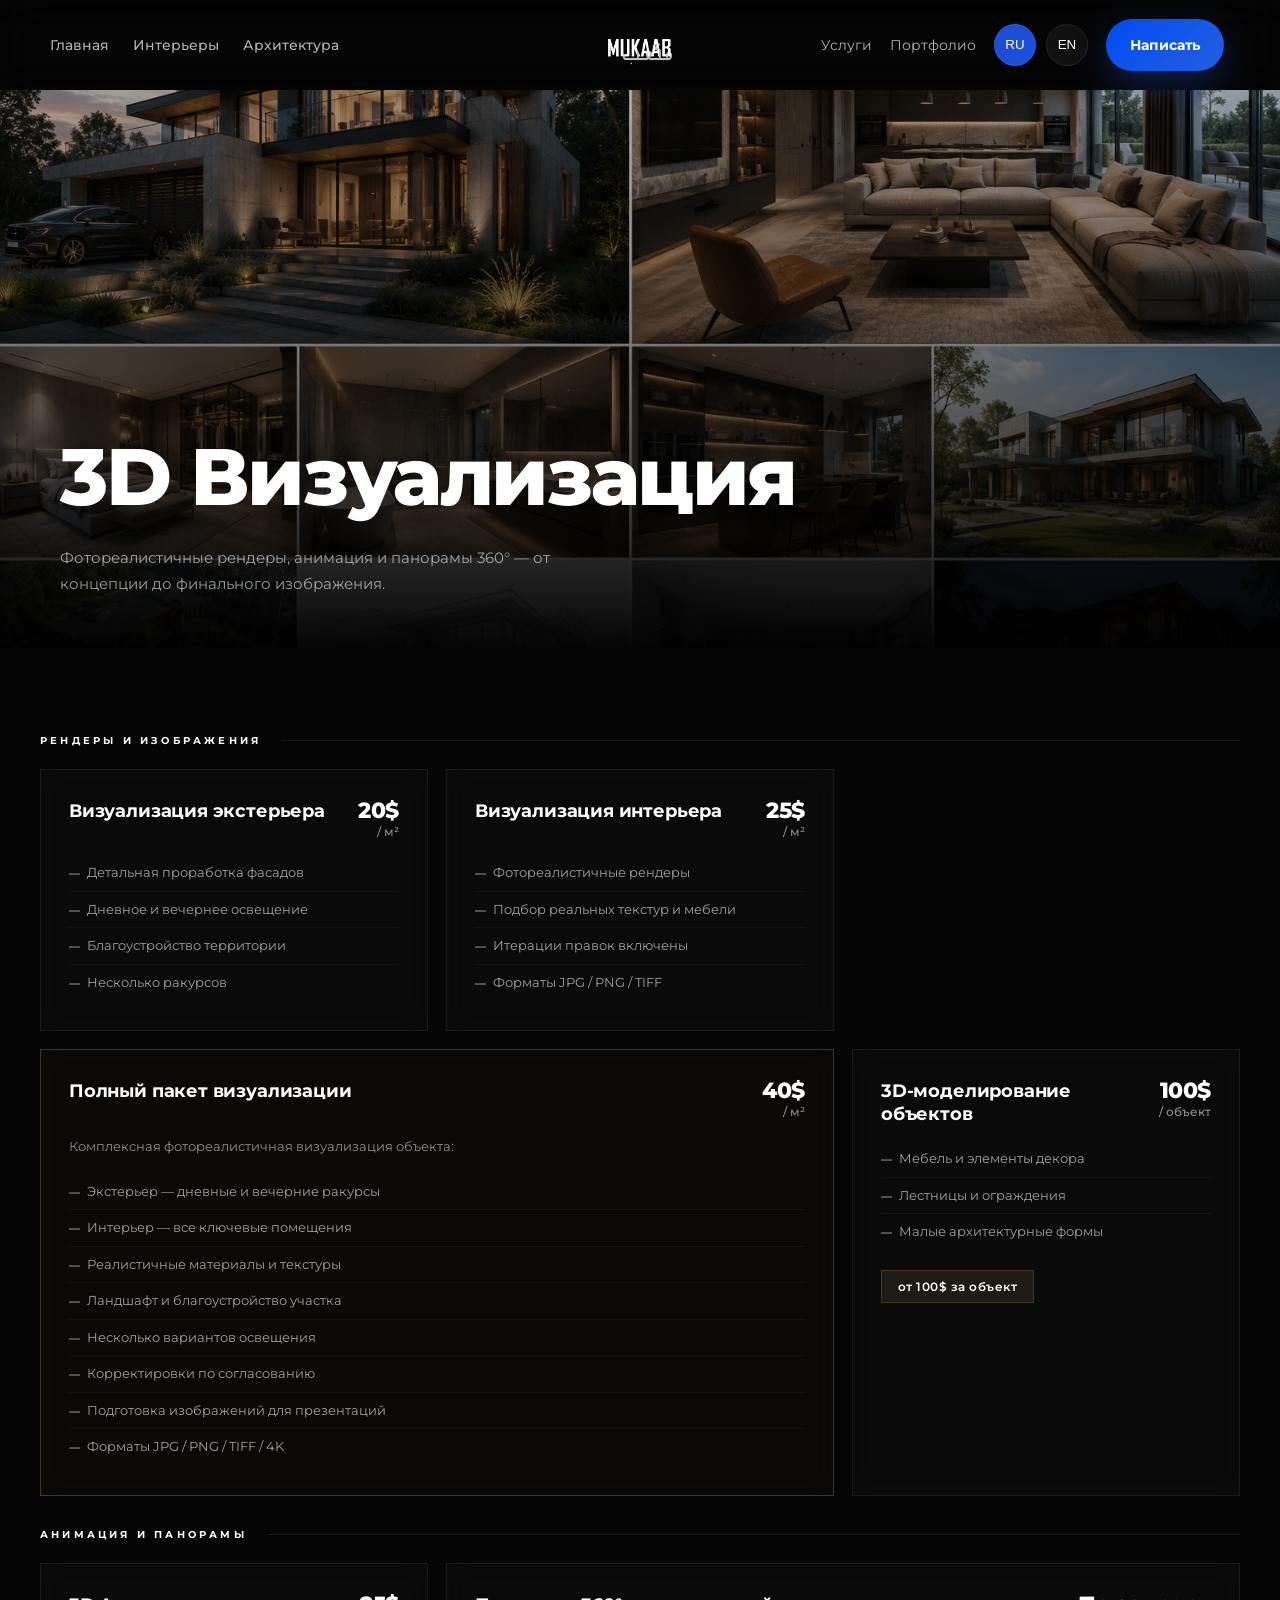
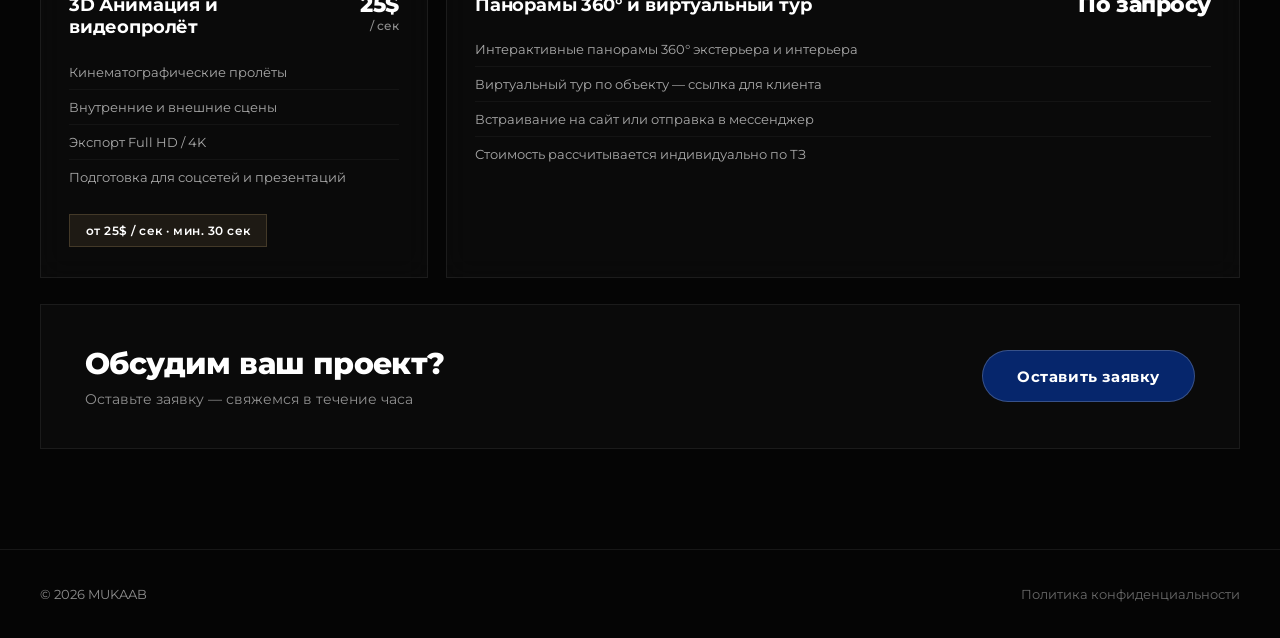
<file: 3d_viz (1).html>
<!DOCTYPE html>
        <html lang="ru">
        <head>

        <meta charset="UTF-8">
        <meta name="viewport" content="width=device-width, initial-scale=1.0">
        <title>MUKAAB — 3D Визуализация</title>

        <link rel="preconnect" href="https://fonts.googleapis.com">
        <link href="https://fonts.googleapis.com/css2?family=Montserrat:wght@300;400;500;600;700;800&display=swap" rel="stylesheet">

<link rel="stylesheet" href="3d_viz.css">
        </head>
        <body>

        <!-- ── NAVBAR ── -->
        <header class="navbar" id="navbar">

            <!-- LEFT -->
            <div class="nav-left">
                <a href="mukaab.html" data-i18n="nav1">Главная</a>
                <a href="#" data-i18n="nav2">Интерьеры</a>
                <a href="#" data-i18n="nav3">Архитектура</a>
            </div>

            <!-- CENTER logo -->
            <a class="logo" href="mukaab.html">
                <img src="images/LOGO-2.png" alt="MUKAAB">
            </a>

        <!-- RIGHT -->
        <div class="nav-right">

            <a href="services.html" data-i18n="nav4">
                Услуги
            </a>

            <a href="#" data-i18n="nav5m">
                Портфолио
            </a>

            <!-- LANGUAGE -->
            <div class="lang-switch">

                <button onclick="setLang('ru')" id="btn-ru" class="active">
                    RU
                </button>

                <button onclick="setLang('en')" id="btn-en">
                    EN
                </button>

            </div>

            <div class="contact-dropdown">

                <button class="nav-cta" onclick="toggleContacts()" data-i18n="navCta">
                    Написать
                </button>
                <div class="contact-menu" id="contactMenu">
            
                    <a href="https://t.me/mukaab_company" target="_blank">
                        Telegram
                    </a>
            
                    <a href="https://wa.me/375339161111" target="_blank">
                        WhatsApp
                    </a>
            
                    <a href="mailto:mukaabcompany@gmail.com">
                        Написаь нам
                    </a>
            
                </div>
            
            </div>
        </div>
        </nav>

            <!-- Burger (mobile only) -->
            <button class="burger" id="burger" onclick="toggleMenu()" aria-label="Menu">
                <span></span><span></span><span></span>
            </button>

        </header>

        <!-- ── MOBILE MENU ── -->
        <!-- ── MOBILE MENU ── -->
        <nav class="mobile-menu" id="mobileMenu">

            <a href="mukaab.html" data-i18n="nav1">Главная</a>
            <a href="#" data-i18n="nav2">Интерьеры</a>
            <a href="#" data-i18n="nav3">Архитектура</a>
            <a href="services.html" data-i18n="nav4">Услуги</a>
            <a href="#" data-i18n="nav5m">Портфолио</a>

            <div class="mobile-menu-lang">

                <button onclick="setLang('ru')" id="mob-btn-ru" class="active">
                    RU
                </button>

                <button onclick="setLang('en')" id="mob-btn-en">
                    EN
                </button>

            </div>

            <!-- MOBILE CONTACTS -->
            <div class="mobile-contact-dropdown">

                <button class="mobile-menu-cta"
                onclick="toggleMobileContacts()"
                data-i18n="navCta">
            
                    Написать нам
            
                </button>
            
                <div class="mobile-contact-menu" id="mobileContactMenu">
            
                    <a href="https://t.me/mukaab_company" target="_blank">
                        Telegram
                    </a>
            
                    <a href="https://wa.me/375339161111" target="_blank">
                        WhatsApp
                    </a>
            
                    <a href="admin.html">
                        Написать нам
                    </a>
            
                </div>
            
            </div>
            
            </nav>
            
            <section class="hero">

            <img src="images/60.png" class="hero-image" alt="">
            <div class="hero-overlay"></div>

            <div class="hero-content">
            
                <h1 data-i18n="title">3D Визуализация</h1>
                <p data-i18n="subtitle">Фотореалистичные рендеры, анимация и панорамы 360° — от концепции до финального изображения.</p>
            </div>

        </section>

        <!-- ── PANEL ── -->
        <section class="services-panel">

            <!-- ═══ РЕНДЕРЫ ═══ -->
            <div class="panel-section-label">
                <span data-i18n="sec1">Рендеры и изображения</span>
            </div>

            <!-- Экстерьер -->
            <div class="service-box">
                <div class="service-top">
                    <h2 data-i18n="v1h">Визуализация экстерьера</h2>
                    <div class="price-block">
                        <div class="price">20$</div>
                        <div class="price-sub" data-i18n="persqm">/ м²</div>
                    </div>
                </div>
                <ul>
                    <li data-i18n="v1a">Детальная проработка фасадов</li>
                    <li data-i18n="v1b">Дневное и вечернее освещение</li>
                    <li data-i18n="v1c">Благоустройство территории</li>
                    <li data-i18n="v1d">Несколько ракурсов</li>
                </ul>
            </div>

            <!-- Интерьер -->
            <div class="service-box">
                <div class="service-top">
                    <h2 data-i18n="v2h">Визуализация интерьера</h2>
                    <div class="price-block">
                        <div class="price">25$</div>
                        <div class="price-sub" data-i18n="persqm">/ м²</div>
                    </div>
                </div>
                <ul>
                    <li data-i18n="v2a">Фотореалистичные рендеры</li>
                    <li data-i18n="v2b">Подбор реальных текстур и мебели</li>
                    <li data-i18n="v2c">Итерации правок включены</li>
                    <li data-i18n="v2d">Форматы JPG / PNG / TIFF</li>
                </ul>
            </div>

            <!-- Полный пакет — wide featured -->
            <div class="service-box wide featured">
                <div class="service-top">
                    <h2 data-i18n="v3h">Полный пакет визуализации</h2>
                    <div class="price-block">
                        <div class="price">40$</div>
                        <div class="price-sub" data-i18n="persqm">/ м²</div>
                    </div>
                </div>
                <div class="service-description">
                    <p data-i18n="v3desc">Комплексная фотореалистичная визуализация объекта:</p>
                </div>
                <ul class="two-col-list">
                    <li data-i18n="v3a">Экстерьер — дневные и вечерние ракурсы</li>
                    <li data-i18n="v3b">Интерьер — все ключевые помещения</li>
                    <li data-i18n="v3c">Реалистичные материалы и текстуры</li>
                    <li data-i18n="v3d">Ландшафт и благоустройство участка</li>
                    <li data-i18n="v3e">Несколько вариантов освещения</li>
                    <li data-i18n="v3f">Корректировки по согласованию</li>
                    <li data-i18n="v3g">Подготовка изображений для презентаций</li>
                    <li data-i18n="v3h2">Форматы JPG / PNG / TIFF / 4K</li>
                </ul>
            </div>

            <!-- 3D Моделирование -->
            <div class="service-box">
                <div class="service-top">
                    <h2 data-i18n="v4h">3D-моделирование объектов</h2>
                    <div class="price-block">
                        <div class="price">100$</div>
                        <div class="price-sub" data-i18n="perobj">/ объект</div>
                    </div>
                </div>
                <ul>
                    <li data-i18n="v4a">Мебель и элементы декора</li>
                    <li data-i18n="v4b">Лестницы и ограждения</li>
                    <li data-i18n="v4c">Малые архитектурные формы</li>
                </ul>
                <div class="premium-note" data-i18n="v4note">от 100$ за объект</div>
            </div>

            <!-- ═══ АНИМАЦИЯ И 360° ═══ -->
            <div class="panel-section-label">
                <span data-i18n="sec2">Анимация и панорамы</span>
            </div>

            <!-- Анимация -->
            <div class="service-box">
                <div class="service-top">
                    <h2 data-i18n="a1h">3D Анимация и видеопролёт</h2>
                    <div class="price-block">
                        <div class="price">25$</div>
                        <div class="price-sub" data-i18n="persec">/ сек</div>
                    </div>
                </div>
                <div class="service-text">
                    <div class="row"><span data-i18n="a1a">Кинематографические пролёты</span></div>
                    <div class="row"><span data-i18n="a1b">Внутренние и внешние сцены</span></div>
                    <div class="row"><span data-i18n="a1c">Экспорт Full HD / 4K</span></div>
                    <div class="row"><span data-i18n="a1d">Подготовка для соцсетей и презентаций</span></div>
                </div>
                <div class="premium-note" data-i18n="a1note">от 25$ / сек · мин. 30 сек</div>
            </div>

            <!-- 360 панорамы — wide -->
            <div class="service-box wide">
                <div class="service-top">
                    <h2 data-i18n="a2h">Панорамы 360° и виртуальный тур</h2>
                    <div class="price-block">
                        <div class="price" data-i18n="a2price">По запросу</div>
                    </div>
                </div>
                <div class="service-text">
                    <div class="row"><span data-i18n="a2a">Интерактивные панорамы 360° экстерьера и интерьера</span></div>
                    <div class="row"><span data-i18n="a2b">Виртуальный тур по объекту — ссылка для клиента</span></div>
                    <div class="row"><span data-i18n="a2c">Встраивание на сайт или отправка в мессенджер</span></div>
                    <div class="row"><span data-i18n="a2d">Стоимость рассчитывается индивидуально по ТЗ</span></div>
                </div>
            </div>

            <!-- CTA -->
            <div class="cta-row">
                <div>
                    <h3 data-i18n="ctah">Обсудим ваш проект?</h3>
                    <p data-i18n="ctap">Оставьте заявку — свяжемся в течение часа</p>
                </div>
                <button class="cta-btn" data-i18n="ctabtn">Оставить заявку</button>
            </div>

        </section>

        <!-- ── FOOTER ── -->
        <footer class="footer">
            <div>© 2026 MUKAAB</div>
            <div style="display:flex;align-items:center;gap:24px;flex-wrap:wrap;">
                <button onclick="openPrivacy()" style="background:none;border:none;color:rgba(255,255,255,.4);font-size:13px;cursor:pointer;font-family:'Montserrat',sans-serif;transition:.3s;padding:0;" onmouseover="this.style.color='#fff'" onmouseout="this.style.color='rgba(255,255,255,.4)'" data-i18n="privacyLink">Политика конфиденциальности</button>
            </div>
        </footer>

        <!-- ── PRIVACY MODAL ── -->
        <div id="privacyOverlay" style="
            position:fixed;inset:0;z-index:9999;
            background:rgba(0,0,0,0.55);backdrop-filter:blur(16px);
            display:flex;justify-content:center;align-items:center;
            opacity:0;visibility:hidden;transition:.35s ease;
        ">
        <div id="privacyModal" style="
            width:min(860px,94vw);height:min(780px,90vh);
            background:rgba(8,8,8,0.96);
            border:1px solid rgba(255,255,255,0.08);
            border-radius:4px; overflow:hidden; position:relative;
            backdrop-filter:blur(30px);
            box-shadow:0 40px 100px rgba(0,0,0,0.65),inset 0 1px 0 rgba(255,255,255,0.05);
            transform:translateY(24px) scale(.97);
            transition:.45s cubic-bezier(.19,1,.22,1);
            display:flex; flex-direction:column;
        ">
            <div style="padding:32px 40px 26px;border-bottom:1px solid rgba(255,255,255,0.07);background:linear-gradient(to bottom,rgba(255,255,255,.025),transparent);flex-shrink:0;">
                <div style="font-size:10px;letter-spacing:.35em;text-transform:uppercase;color:#ffffff;font-weight:700;margin-bottom:12px;" data-i18n="pmLabel">Документ</div>
                <div style="font-size:clamp(22px,3vw,30px);font-weight:800;letter-spacing:-.02em;margin-bottom:6px;" data-i18n="pmTitle">Политика конфиденциальности</div>
                <div style="font-size:13px;color:rgba(255,255,255,.45);">© ООО «Мукааб» · mukaab.by</div>
            </div>
            <div id="pmBody" style="padding:32px 40px 40px;overflow-y:auto;flex:1;scrollbar-width:thin;scrollbar-color:rgba(255,255,255,.1) transparent;"></div>
            <button onclick="closePrivacy()" style="position:absolute;top:20px;right:20px;width:40px;height:40px;border-radius:50%;border:1px solid rgba(255,255,255,.09);background:rgba(255,255,255,.04);color:rgba(255,255,255,.6);font-size:18px;cursor:pointer;display:flex;align-items:center;justify-content:center;transition:.25s;font-family:'Montserrat',sans-serif;"
                onmouseover="this.style.transform='rotate(90deg)';this.style.background='rgba(255,255,255,.1)';this.style.color='#fff'"
                onmouseout="this.style.transform='rotate(0deg)';this.style.background='rgba(255,255,255,.04)';this.style.color='rgba(255,255,255,.6)'">✕</button>
        </div>
        </div>

<script src="3d_viz.js"></script>
        </body>
        </html>
</file>
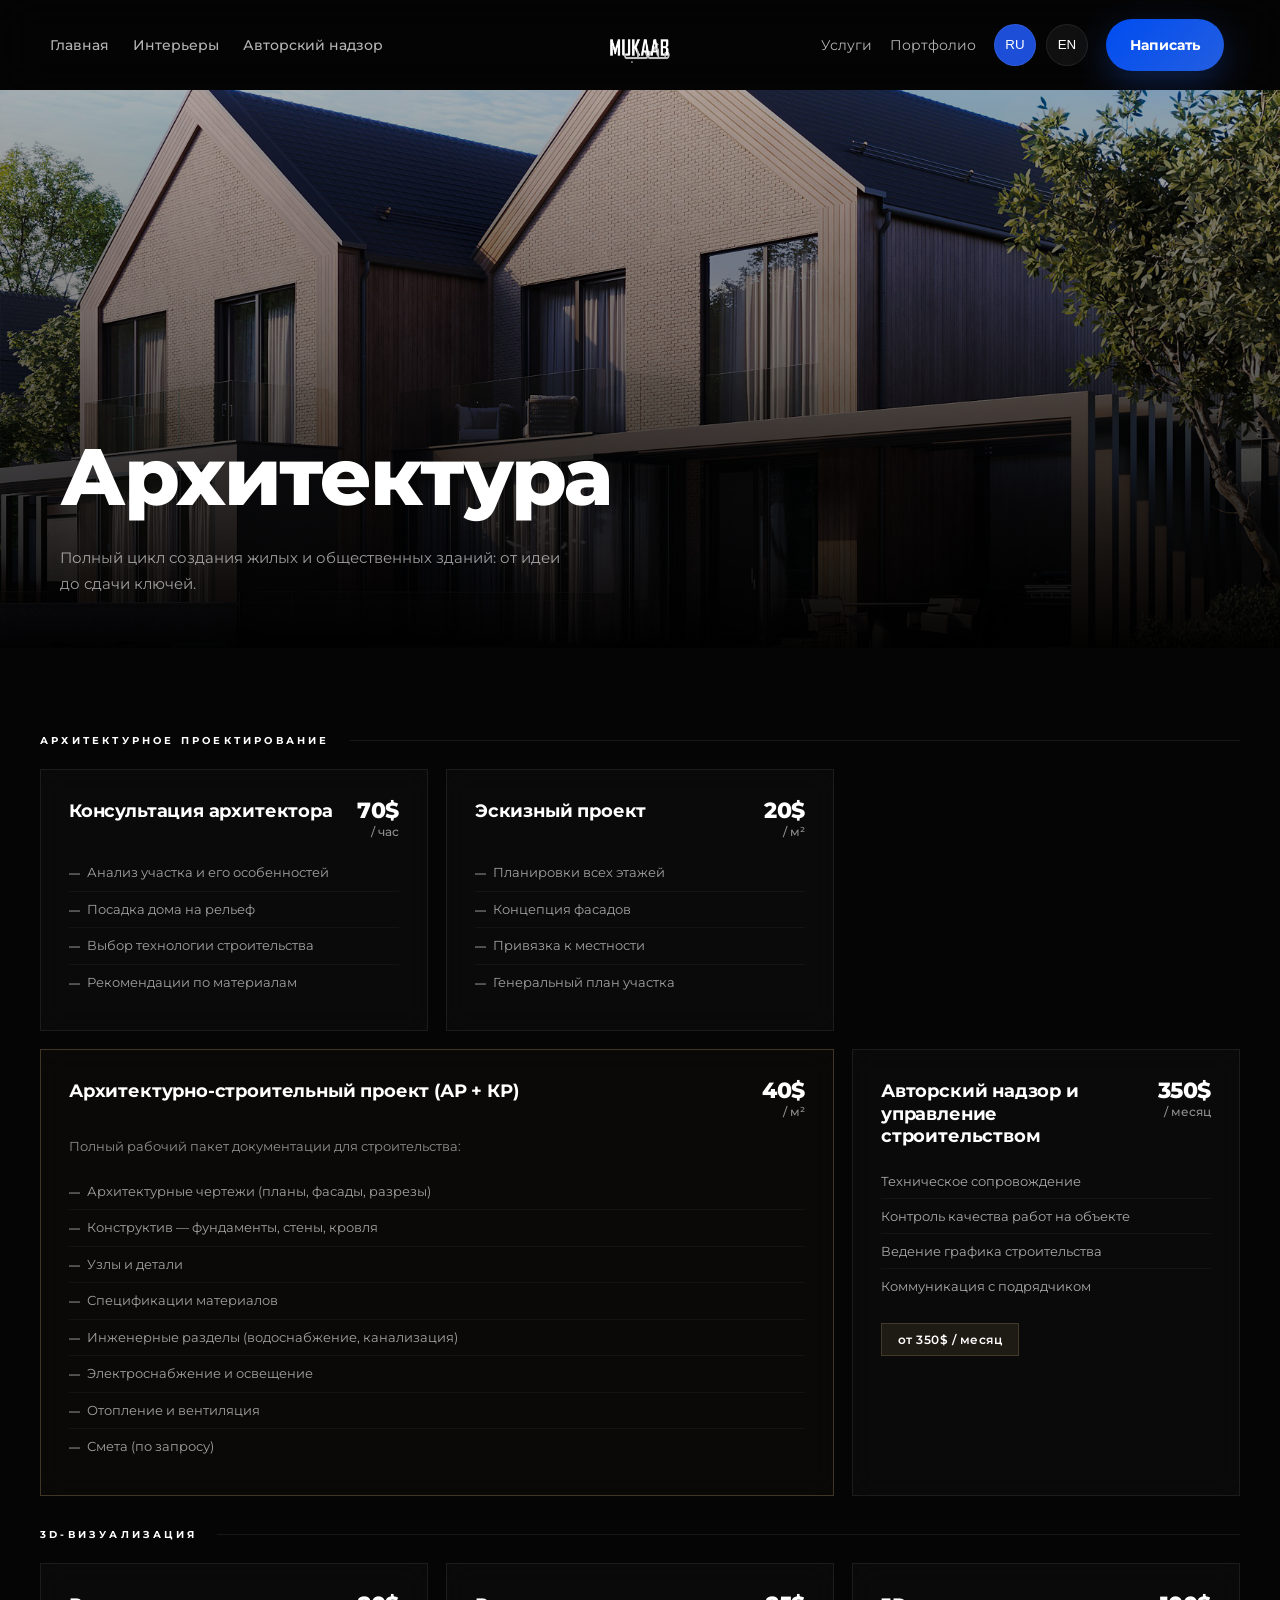
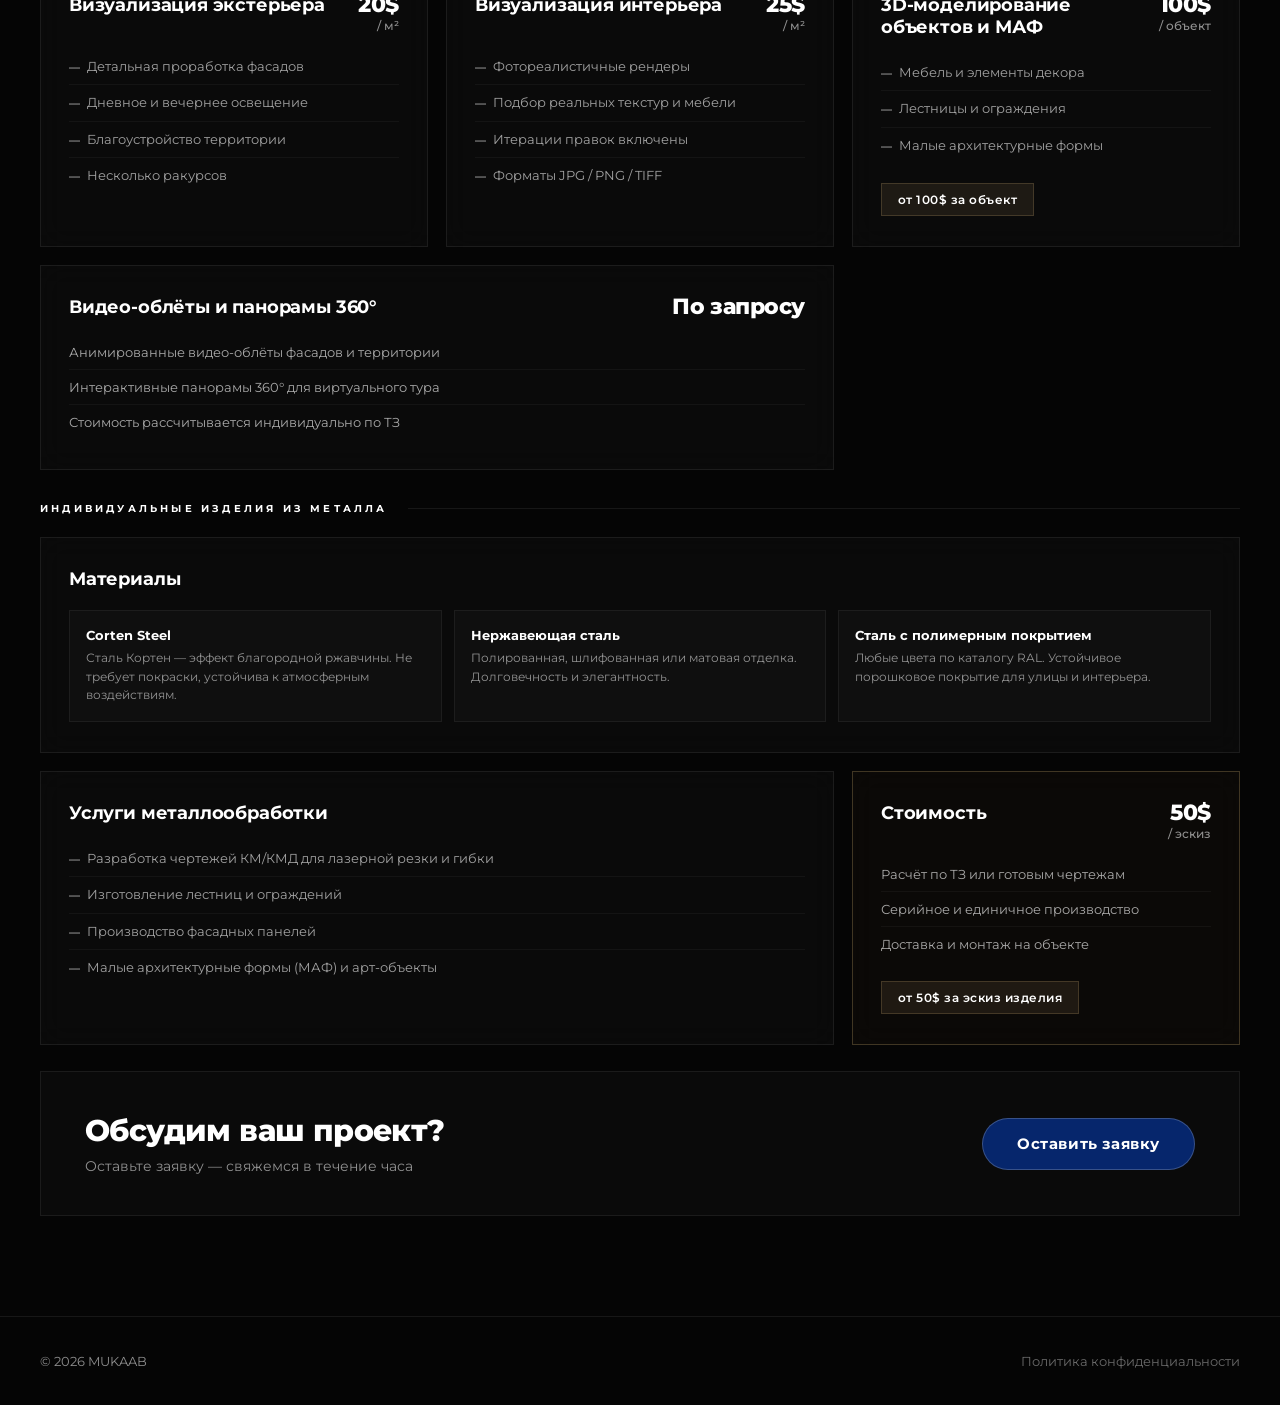
<file: architecture_service (1).html>
<!DOCTYPE html>
<html lang="ru">
<head>

<meta charset="UTF-8">
<meta name="viewport" content="width=device-width, initial-scale=1.0">
<title>MUKAAB — Архитектура</title>

<link rel="preconnect" href="https://fonts.googleapis.com">
<link href="https://fonts.googleapis.com/css2?family=Montserrat:wght@300;400;500;600;700;800&display=swap" rel="stylesheet">

<link rel="stylesheet" href="architecture_service.css">
</head>
<body>

<!-- ── NAVBAR ── -->
<header class="navbar" id="navbar">

    <!-- LEFT -->
    <div class="nav-left">
        <a href="mukaab.html" data-i18n="nav1">Главная</a>
        <a href="interior-design1.html" data-i18n="nav2">Интерьеры</a>
        <a href="Author6.html" data-i18n="nav3">Авторский надзор</a>
    </div>

    <!-- CENTER logo -->
    <a class="logo" href="mukaab.html">
        <img src="images/LOGO-2.png" alt="MUKAAB">
    </a>

   <!-- RIGHT -->
<div class="nav-right">

    <a href="services.html" data-i18n="nav4">
        Услуги
    </a>

    <a href="#" data-i18n="nav5m">
        Портфолио
    </a>

    <!-- LANGUAGE -->
    <div class="lang-switch">

        <button onclick="setLang('ru')" id="btn-ru" class="active">
            RU
        </button>

        <button onclick="setLang('en')" id="btn-en">
            EN
        </button>

    </div>

    <div class="contact-dropdown">

        <button class="nav-cta" onclick="toggleContacts()" data-i18n="navCta">
            Написать
        </button>
        <div class="contact-menu" id="contactMenu">
    
            <a href="https://t.me/mukaab_company" target="_blank">
                Telegram
            </a>
    
            <a href="https://wa.me/375339161111" target="_blank">
                WhatsApp
            </a>
    
            <a href="mailto:mukaabcompany@gmail.com">
                Написаь нам
            </a>
    
        </div>
    
    </div>
</div>
</nav>

    <!-- Burger (mobile only) -->
    <button class="burger" id="burger" onclick="toggleMenu()" aria-label="Menu">
        <span></span><span></span><span></span>
    </button>

</header>

<!-- ── MOBILE MENU ── -->
<nav class="mobile-menu" id="mobileMenu">

    <a href="mukaab.html" data-i18n="nav1">Главная</a>
    <a href="interior-design1.html" data-i18n="nav2">Интерьеры</a>
    <a href="Author6.html" data-i18n="nav3">Авторский надзор</a>
    <a href="services.html" data-i18n="nav4">Услуги</a>
    <a href="#" data-i18n="nav5m">Портфолио</a>

    <div class="mobile-menu-lang">

        <button onclick="setLang('ru')" id="mob-btn-ru" class="active">
            RU
        </button>

        <button onclick="setLang('en')" id="mob-btn-en">
            EN
        </button>

    </div>

    <!-- MOBILE CONTACTS -->
    <div class="mobile-contact-dropdown">

        <button class="mobile-menu-cta"
        onclick="toggleMobileContacts()"
        data-i18n="navCta">
    
            Написать нам
    
        </button>
    
        <div class="mobile-contact-menu" id="mobileContactMenu">
    
            <a href="https://t.me/mukaab_company" target="_blank">
                Telegram
            </a>
    
            <a href="https://wa.me/375339161111" target="_blank">
                WhatsApp
            </a>
    
            <a href="admin.html">
                Написать нам
            </a>
    
        </div>
    
    </div>
    
    </nav>
    
    <section class="hero">

    <img src="images\3.jpg" class="hero-image" alt="Архитектура">
    <div class="hero-overlay"></div>

    <div class="hero-content">
    
        <h1 data-i18n="title">Архитектура</h1>
        <p data-i18n="subtitle">Полный цикл создания жилых и общественных зданий: от идеи до сдачи ключей.</p>
    </div>

</section>

<!-- ── PANEL ── -->
<section class="services-panel">

    <!-- ═══ ARCHITECTURE ═══ -->
    <div class="panel-section-label">
        <span data-i18n="sec1">Архитектурное проектирование</span>
    </div>

    <!-- Consultation -->
    <div class="service-box">
        <div class="service-top">
            <h2 data-i18n="c1h">Консультация архитектора</h2>
            <div class="price-block">
                <div class="price">70$</div>
                <div class="price-sub" data-i18n="perhour">/ час</div>
            </div>
        </div>
        <ul>
            <li data-i18n="c1a">Анализ участка и его особенностей</li>
            <li data-i18n="c1b">Посадка дома на рельеф</li>
            <li data-i18n="c1c">Выбор технологии строительства</li>
            <li data-i18n="c1d">Рекомендации по материалам</li>
        </ul>
    </div>

    <!-- Sketch project -->
    <div class="service-box">
        <div class="service-top">
            <h2 data-i18n="c2h">Эскизный проект</h2>
            <div class="price-block">
                <div class="price">20$</div>
                <div class="price-sub" data-i18n="persqm">/ м²</div>
            </div>
        </div>
        <ul>
            <li data-i18n="c2a">Планировки всех этажей</li>
            <li data-i18n="c2b">Концепция фасадов</li>
            <li data-i18n="c2c">Привязка к местности</li>
            <li data-i18n="c2d">Генеральный план участка</li>
        </ul>
    </div>

    <!-- Full arch project - wide -->
    <div class="service-box wide featured">
        <div class="service-top">
            <h2 data-i18n="c3h">Архитектурно-строительный проект (АР + КР)</h2>
            <div class="price-block">
                <div class="price">40$</div>
                <div class="price-sub" data-i18n="persqm">/ м²</div>
            </div>
        </div>
        <div class="service-description">
            <p data-i18n="c3desc">Полный рабочий пакет документации для строительства:</p>
        </div>
        <ul class="two-col-list">
            <li data-i18n="c3a">Архитектурные чертежи (планы, фасады, разрезы)</li>
            <li data-i18n="c3b">Конструктив — фундаменты, стены, кровля</li>
            <li data-i18n="c3c">Узлы и детали</li>
            <li data-i18n="c3d">Спецификации материалов</li>
            <li data-i18n="c3e">Инженерные разделы (водоснабжение, канализация)</li>
            <li data-i18n="c3f">Электроснабжение и освещение</li>
            <li data-i18n="c3g">Отопление и вентиляция</li>
            <li data-i18n="c3h2">Смета (по запросу)</li>
        </ul>
    </div>

    <!-- Supervision -->
    <div class="service-box">
        <div class="service-top">
            <h2 data-i18n="c4h">Авторский надзор и управление строительством</h2>
            <div class="price-block">
                <div class="price">350$</div>
                <div class="price-sub" data-i18n="permonth">/ месяц</div>
            </div>
        </div>
        <div class="service-text">
            <div class="row"><span data-i18n="c4a">Техническое сопровождение</span></div>
            <div class="row"><span data-i18n="c4b">Контроль качества работ на объекте</span></div>
            <div class="row"><span data-i18n="c4c">Ведение графика строительства</span></div>
            <div class="row"><span data-i18n="c4d">Коммуникация с подрядчиком</span></div>
        </div>
        <div class="premium-note" data-i18n="c4note">от 350$ / месяц</div>
    </div>

    <!-- ═══ 3D VISUALIZATION ═══ -->
    <div class="panel-section-label">
        <span data-i18n="sec2">3D-визуализация</span>
    </div>

    <!-- Exterior -->
    <div class="service-box">
        <div class="service-top">
            <h2 data-i18n="v1h">Визуализация экстерьера</h2>
            <div class="price-block">
                <div class="price">20$</div>
                <div class="price-sub" data-i18n="persqm">/ м²</div>
            </div>
        </div>
        <ul>
            <li data-i18n="v1a">Детальная проработка фасадов</li>
            <li data-i18n="v1b">Дневное и вечернее освещение</li>
            <li data-i18n="v1c">Благоустройство территории</li>
            <li data-i18n="v1d">Несколько ракурсов</li>
        </ul>
    </div>

    <!-- Interior viz -->
    <div class="service-box">
        <div class="service-top">
            <h2 data-i18n="v2h">Визуализация интерьера</h2>
            <div class="price-block">
                <div class="price">25$</div>
                <div class="price-sub" data-i18n="persqm">/ м²</div>
            </div>
        </div>
        <ul>
            <li data-i18n="v2a">Фотореалистичные рендеры</li>
            <li data-i18n="v2b">Подбор реальных текстур и мебели</li>
            <li data-i18n="v2c">Итерации правок включены</li>
            <li data-i18n="v2d">Форматы JPG / PNG / TIFF</li>
        </ul>
    </div>

    <!-- 3D objects -->
    <div class="service-box">
        <div class="service-top">
            <h2 data-i18n="v3h">3D-моделирование объектов и МАФ</h2>
            <div class="price-block">
                <div class="price">100$</div>
                <div class="price-sub" data-i18n="perobj">/ объект</div>
            </div>
        </div>
        <ul>
            <li data-i18n="v3a">Мебель и элементы декора</li>
            <li data-i18n="v3b">Лестницы и ограждения</li>
            <li data-i18n="v3c">Малые архитектурные формы</li>
        </ul>
        <div class="premium-note" data-i18n="v3note">от 100$ за объект</div>
    </div>

    <!-- Video / 360 -->
    <div class="service-box wide">
        <div class="service-top">
            <h2 data-i18n="v4h">Видео-облёты и панорамы 360°</h2>
            <div class="price-block">
                <div class="price" data-i18n="v4price">По запросу</div>
            </div>
        </div>
        <div class="service-text">
            <div class="row"><span data-i18n="v4a">Анимированные видео-облёты фасадов и территории</span></div>
            <div class="row"><span data-i18n="v4b">Интерактивные панорамы 360° для виртуального тура</span></div>
            <div class="row"><span data-i18n="v4c">Стоимость рассчитывается индивидуально по ТЗ</span></div>
        </div>
    </div>

    <!-- ═══ METAL ═══ -->
    <div class="panel-section-label">
        <span data-i18n="sec3">Индивидуальные изделия из металла</span>
    </div>

    <!-- Materials -->
    <div class="service-box full">
        <div class="service-top">
            <h2 data-i18n="m0h">Материалы</h2>
        </div>
        <div class="materials-grid">
            <div class="mat-item">
                <div class="mat-name">Corten Steel</div>
                <div class="mat-desc" data-i18n="m1d">Сталь Кортен — эффект благородной ржавчины. Не требует покраски, устойчива к атмосферным воздействиям.</div>
            </div>
            <div class="mat-item">
                <div class="mat-name" data-i18n="m2n">Нержавеющая сталь</div>
                <div class="mat-desc" data-i18n="m2d">Полированная, шлифованная или матовая отделка. Долговечность и элегантность.</div>
            </div>
            <div class="mat-item">
                <div class="mat-name" data-i18n="m3n">Сталь с полимерным покрытием</div>
                <div class="mat-desc" data-i18n="m3d">Любые цвета по каталогу RAL. Устойчивое порошковое покрытие для улицы и интерьера.</div>
            </div>
        </div>
    </div>

    <!-- Metal services -->
    <div class="service-box wide">
        <div class="service-top">
            <h2 data-i18n="ms1h">Услуги металлообработки</h2>
        </div>
        <ul>
            <li data-i18n="ms1a">Разработка чертежей КМ/КМД для лазерной резки и гибки</li>
            <li data-i18n="ms1b">Изготовление лестниц и ограждений</li>
            <li data-i18n="ms1c">Производство фасадных панелей</li>
            <li data-i18n="ms1d">Малые архитектурные формы (МАФ) и арт-объекты</li>
        </ul>
    </div>

    <!-- Metal price -->
    <div class="service-box featured">
        <div class="service-top">
            <h2 data-i18n="ms2h">Стоимость</h2>
            <div class="price-block">
                <div class="price">50$</div>
                <div class="price-sub" data-i18n="ms2sub">/ эскиз</div>
            </div>
        </div>
        <div class="service-text">
            <div class="row"><span data-i18n="ms2a">Расчёт по ТЗ или готовым чертежам</span></div>
            <div class="row"><span data-i18n="ms2b">Серийное и единичное производство</span></div>
            <div class="row"><span data-i18n="ms2c">Доставка и монтаж на объекте</span></div>
        </div>
        <div class="premium-note" data-i18n="ms2note">от 50$ за эскиз изделия</div>
    </div>

    <!-- CTA -->
    <div class="cta-row">
        <div>
            <h3 data-i18n="ctah">Обсудим ваш проект?</h3>
            <p data-i18n="ctap">Оставьте заявку — свяжемся в течение часа</p>
        </div>
        <button class="cta-btn" data-i18n="ctabtn">Оставить заявку</button>
    </div>

</section>

<!-- ── FOOTER ── -->
<footer class="footer">
    <div>© 2026 MUKAAB</div>
    <div style="display:flex;align-items:center;gap:24px;flex-wrap:wrap;">
        <button onclick="openPrivacy()" style="background:none;border:none;color:rgba(255,255,255,.4);font-size:13px;cursor:pointer;font-family:'Montserrat',sans-serif;transition:.3s;padding:0;" onmouseover="this.style.color='#fff'" onmouseout="this.style.color='rgba(255,255,255,.4)'" data-i18n="privacyLink">Политика конфиденциальности</button>
    </div>
</footer>

<!-- ── PRIVACY MODAL ── -->
<div id="privacyOverlay" style="
    position:fixed;inset:0;z-index:9999;
    background:rgba(0,0,0,0.55);backdrop-filter:blur(16px);
    display:flex;justify-content:center;align-items:center;
    opacity:0;visibility:hidden;transition:.35s ease;
">
<div id="privacyModal" style="
    width:min(860px,94vw);height:min(780px,90vh);
    background:rgba(8,8,8,0.96);
    border:1px solid rgba(255,255,255,0.08);
    border-radius:4px;
    overflow:hidden;position:relative;
    backdrop-filter:blur(30px);
    box-shadow:0 40px 100px rgba(0,0,0,0.65),inset 0 1px 0 rgba(255,255,255,0.05);
    transform:translateY(24px) scale(.97);
    transition:.45s cubic-bezier(.19,1,.22,1);
    display:flex;flex-direction:column;
">

    <!-- Modal header -->
    <div style="
        padding:32px 40px 26px;
        border-bottom:1px solid rgba(255,255,255,0.07);
        background:linear-gradient(to bottom,rgba(255,255,255,.025),transparent);
        flex-shrink:0;
    ">
        <div style="font-size:10px;letter-spacing:.35em;text-transform:uppercase;color:#c8a96e;font-weight:700;margin-bottom:12px;" data-i18n="pmLabel">Документ</div>
        <div style="font-size:clamp(22px,3vw,30px);font-weight:800;letter-spacing:-.02em;margin-bottom:6px;" data-i18n="pmTitle">Политика конфиденциальности</div>
        <div style="font-size:13px;color:rgba(255,255,255,.45);">© ООО «Мукааб» · mukaab.by</div>
    </div>

    <!-- Modal body scroll -->
    <div id="pmBody" style="padding:32px 40px 40px;overflow-y:auto;flex:1;scrollbar-width:thin;scrollbar-color:rgba(255,255,255,.1) transparent;">
        <!-- injected by JS -->
    </div>

    <!-- Close button -->
    <button onclick="closePrivacy()" style="
        position:absolute;top:20px;right:20px;
        width:40px;height:40px;border-radius:50%;
        border:1px solid rgba(255,255,255,.09);
        background:rgba(255,255,255,.04);
        color:rgba(255,255,255,.6);font-size:18px;
        cursor:pointer;display:flex;align-items:center;justify-content:center;
        transition:.25s;font-family:'Montserrat',sans-serif;
    " onmouseover="this.style.transform='rotate(90deg)';this.style.background='rgba(255,255,255,.1)';this.style.color='#fff'"
       onmouseout="this.style.transform='rotate(0deg)';this.style.background='rgba(255,255,255,.04)';this.style.color='rgba(255,255,255,.6)'">✕</button>

</div>
</div>

<script src="architecture_service.js"></script>
</body>
</html>
</file>
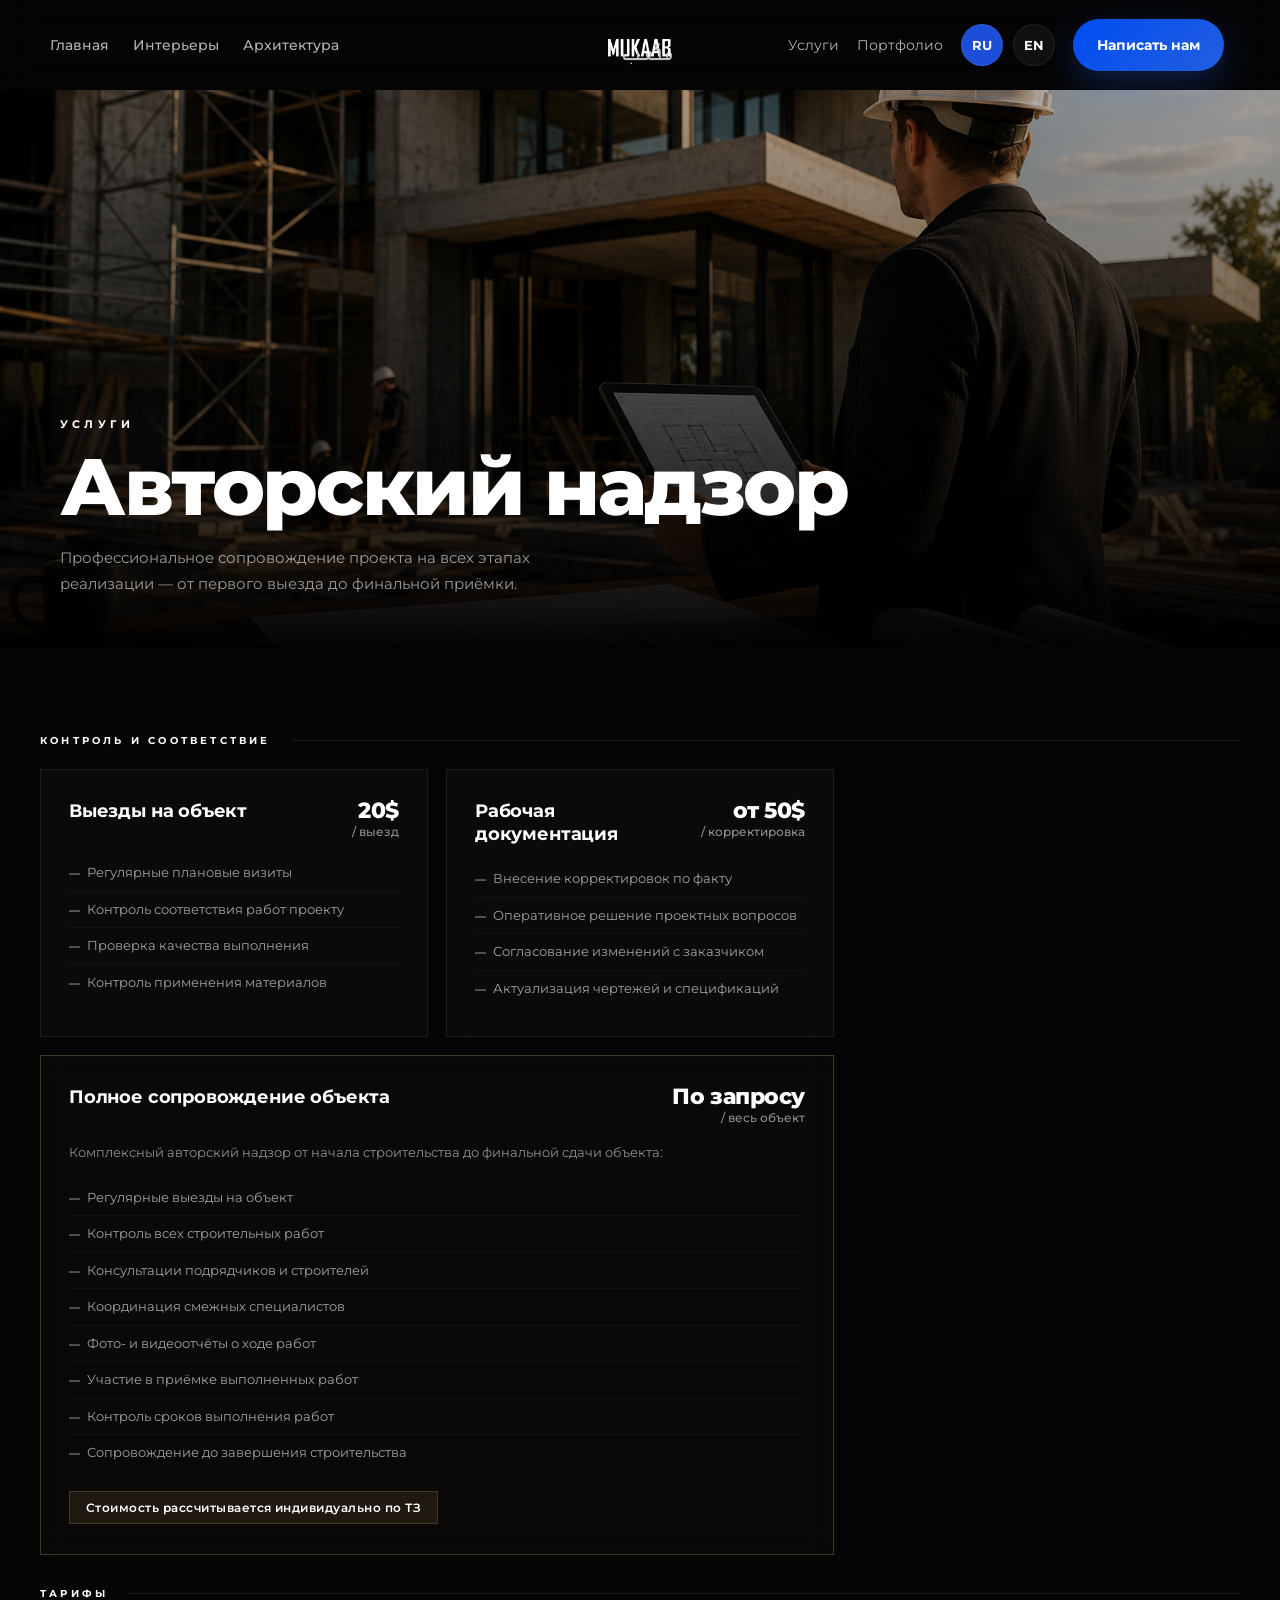
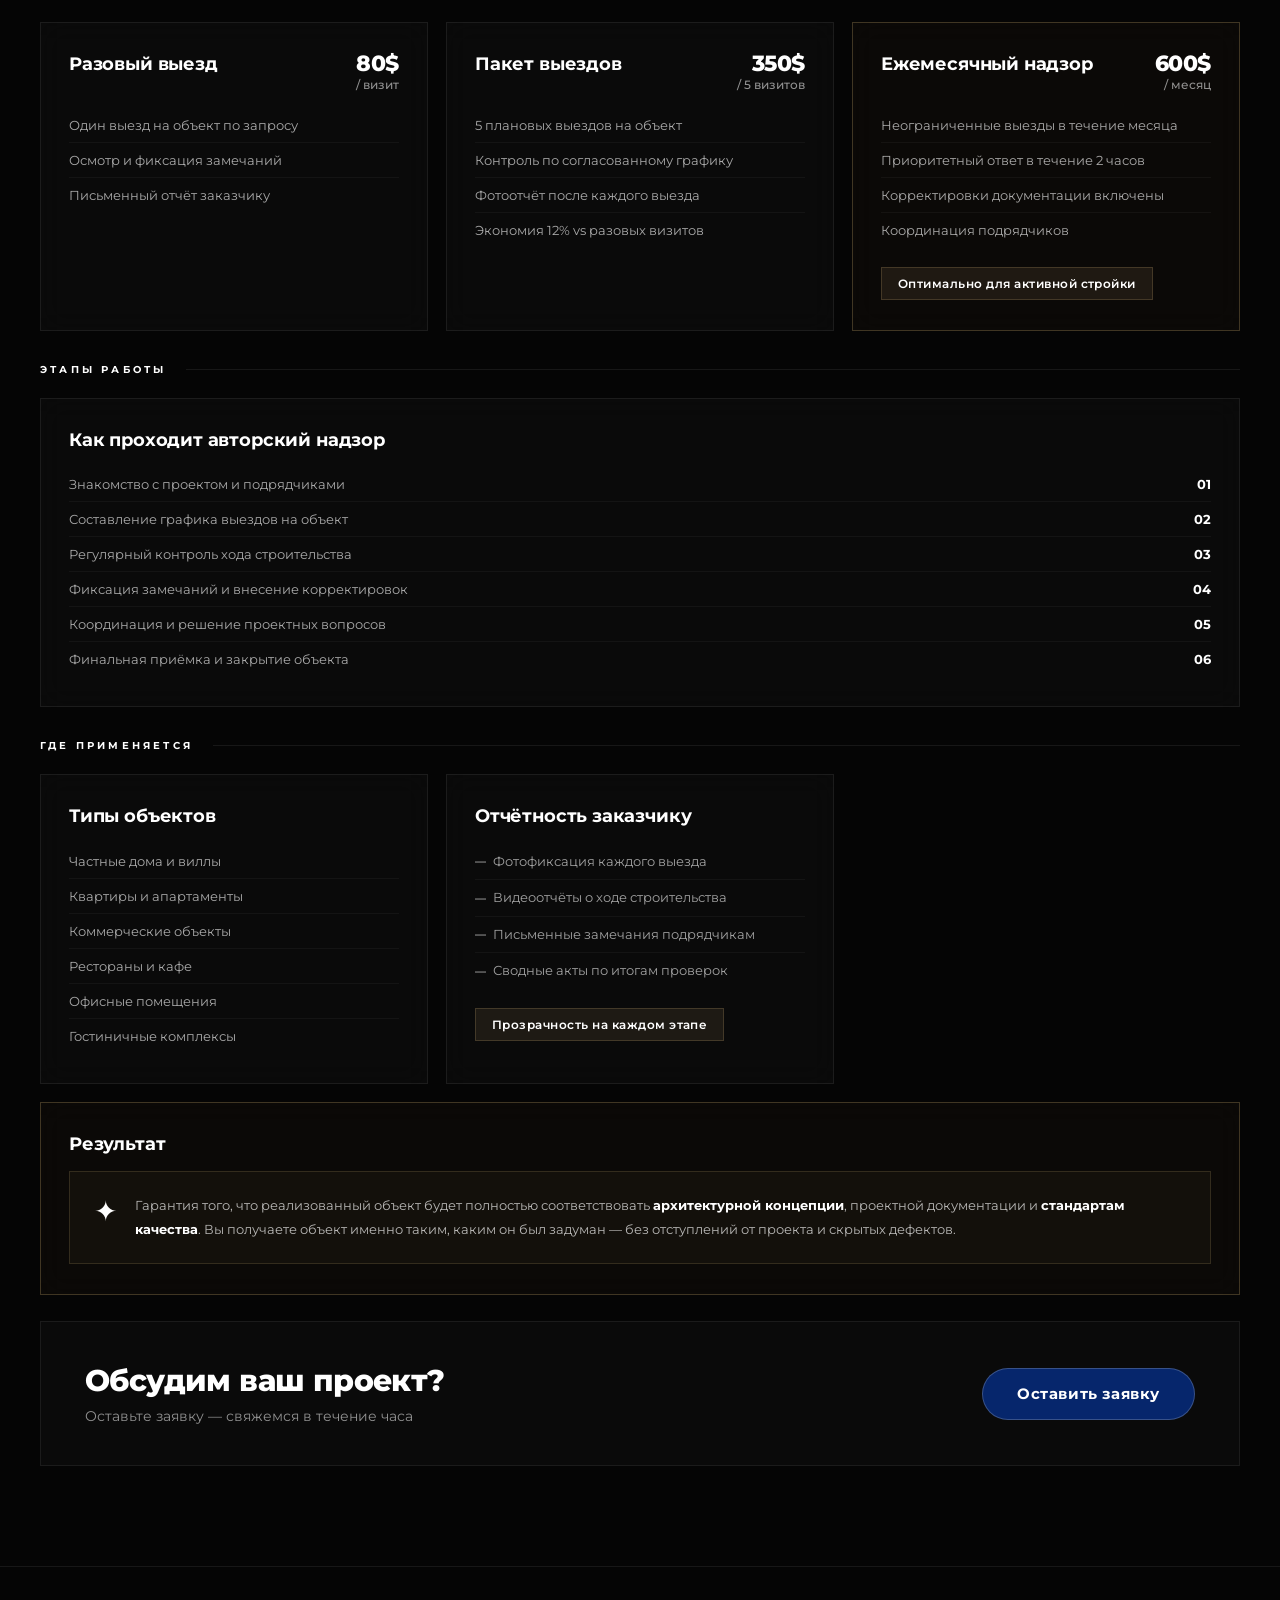
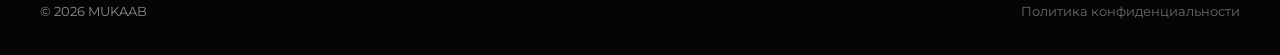
<file: author.html>
<!DOCTYPE html>
<html lang="ru">
<head>

<meta charset="UTF-8">
<meta name="viewport" content="width=device-width, initial-scale=1.0">
<title>MUKAAB — Авторский надзор</title>

<link rel="preconnect" href="https://fonts.googleapis.com">
<link href="https://fonts.googleapis.com/css2?family=Montserrat:wght@300;400;500;600;700;800&display=swap" rel="stylesheet">

<link rel="stylesheet" href="author.css">
</head>
<body>

<!-- ── NAVBAR ── -->
<header class="navbar" id="navbar">
    <div class="nav-left">
        <a href="mukaab.html" data-i18n="nav1">Главная</a>
        <a href="interior-design1.html" data-i18n="nav2">Интерьеры</a>
        <a href="Architecture service2.html" data-i18n="nav3">Архитектура</a>
    </div>

    <a class="logo" href="mukaab.html">
        <img src="images/LOGO-2.png" alt="MUKAAB">
    </a>

    <div class="nav-right">
        <a href="services.html" data-i18n="nav4">Услуги</a>
        <a href="#" data-i18n="nav5m">Портфолио</a>
        <div class="lang-switch">
            <button onclick="setLang('ru')" id="btn-ru" class="active">RU</button>
            <button onclick="setLang('en')" id="btn-en">EN</button>
        </div>
        <div class="contact-dropdown">
            <button class="nav-cta" onclick="toggleContacts()" data-i18n="navCta">Написать нам</button>
            <div class="contact-menu" id="contactMenu">
                <a href="https://t.me/mukaab_company" target="_blank">Telegram</a>
                <a href="https://wa.me/375339161111" target="_blank">WhatsApp</a>
                <a href="mailto:mukaabcompany@gmail.com" data-i18n="navCta">Написать нам</a>
            </div>
        </div>
    </div>

    <button class="burger" id="burger" onclick="toggleMenu()" aria-label="Menu">
        <span></span><span></span><span></span>
    </button>
</header>

<!-- ── MOBILE MENU ── -->
<nav class="mobile-menu" id="mobileMenu">
    <a href="mukaab.html" data-i18n="nav1">Главная</a>
    <a href="interior-design1.html" data-i18n="nav2">Интерьеры</a>
    <a href="Architecture service2.html" data-i18n="nav3">Архитектура</a>
    <a href="services.html" data-i18n="nav4">Услуги</a>
    <a href="#" data-i18n="nav5m">Портфолио</a>
    <div class="mobile-menu-lang">
        <button onclick="setLang('ru')" id="mob-btn-ru" class="active">RU</button>
        <button onclick="setLang('en')" id="mob-btn-en">EN</button>
    </div>
    <div class="mobile-contact-dropdown">
        <button class="mobile-menu-cta" onclick="toggleMobileContacts()" data-i18n="navCta">Написать нам</button>
        <div class="mobile-contact-menu" id="mobileContactMenu">
            <a href="https://t.me/mukaab_company" target="_blank">Telegram</a>
            <a href="https://wa.me/375339161111" target="_blank">WhatsApp</a>
            <a href="mailto:mukaabcompany@gmail.com" data-i18n="navCta">Написать нам</a>
        </div>
    </div>
</nav>

<!-- ── HERO ── -->
<section class="hero">
    <img src="images/61.png" class="hero-image" alt=" ">
    <div class="hero-overlay"></div>
    <div class="hero-content">
        <span class="hero-label" data-i18n="heroLabel">Услуги</span>
        <h1 data-i18n="title">Авторский надзор</h1>
        <p data-i18n="subtitle">Профессиональное сопровождение проекта на всех этапах реализации — от первого выезда до финальной приёмки.</p>
    </div>
</section>

<!-- ── PANEL ── -->
<section class="services-panel">

    <!-- ═══ КОНТРОЛЬ ═══ -->
    <div class="panel-section-label">
        <span data-i18n="sec1">Контроль и соответствие</span>
    </div>

    <!-- Выезды и проверки -->
    <div class="service-box">
        <div class="service-top">
            <h2 data-i18n="s1h">Выезды на объект</h2>
    
            <div class="price-block">
                <div class="price">20$</div>
                <div class="price-sub" data-i18n="pervisit">/ выезд</div>
            </div>
        </div>
    
        <ul>
            <li data-i18n="s1a">Регулярные плановые визиты</li>
            <li data-i18n="s1b">Контроль соответствия работ проекту</li>
            <li data-i18n="s1c">Проверка качества выполнения</li>
            <li data-i18n="s1d">Контроль применения материалов</li>
        </ul>
    </div>

    <!-- Документация -->
     <!-- Документация -->
     <div class="service-box">
        <div class="service-top">
            <h2 data-i18n="s2h">Рабочая документация</h2>
            <div class="price-block">
                <div class="price" data-i18n="s2price">от 50$</div>
                <div class="price-sub" data-i18n="s2unit">/ корректировка</div>
            </div>
        </div>
        <ul>
            <li data-i18n="s2a">Внесение корректировок по факту</li>
            <li data-i18n="s2b">Оперативное решение проектных вопросов</li>
            <li data-i18n="s2c">Согласование изменений с заказчиком</li>
            <li data-i18n="s2d">Актуализация чертежей и спецификаций</li>
        </ul>
    </div>
 
   <!-- Полный пакет — wide featured -->
   <div class="service-box wide featured">
    <div class="service-top">
        <h2 data-i18n="s3h">Полное сопровождение объекта</h2>
        <div class="price-block">
            <div class="price" data-i18n="s3price">По запросу</div>
            <div class="price-sub" data-i18n="s3unit">/ весь объект</div>
        </div>
    </div>
    <div class="service-description">
        <p data-i18n="s3desc">Комплексный авторский надзор от начала строительства до финальной сдачи объекта:</p>
    </div>
    <ul class="two-col-list">
        <li data-i18n="s3a">Регулярные выезды на объект</li>
        <li data-i18n="s3b">Контроль всех строительных работ</li>
        <li data-i18n="s3c">Консультации подрядчиков и строителей</li>
        <li data-i18n="s3d">Координация смежных специалистов</li>
        <li data-i18n="s3e">Фото- и видеоотчёты о ходе работ</li>
        <li data-i18n="s3f">Участие в приёмке выполненных работ</li>
        <li data-i18n="s3g">Контроль сроков выполнения работ</li>
        <li data-i18n="s3h2">Сопровождение до завершения строительства</li>
    </ul>
    <div class="premium-note" data-i18n="s3note">Стоимость рассчитывается индивидуально по ТЗ</div>
</div>

<!-- ═══ ТАРИФЫ ═══ -->
<div class="panel-section-label">
    <span data-i18n="sec_price">Тарифы</span>
</div>

<!-- Разовый выезд -->
<div class="service-box">
    <div class="service-top">
        <h2 data-i18n="p1h">Разовый выезд</h2>
        <div class="price-block">
            <div class="price" data-i18n="p1price">80$</div>
            <div class="price-sub" data-i18n="p1unit">/ визит</div>
        </div>
    </div>
    <div class="service-text">
        <div class="row"><span data-i18n="p1a">Один выезд на объект по запросу</span></div>
        <div class="row"><span data-i18n="p1b">Осмотр и фиксация замечаний</span></div>
        <div class="row"><span data-i18n="p1c">Письменный отчёт заказчику</span></div>
    </div>
</div>

<!-- Пакет выездов -->
<div class="service-box">
    <div class="service-top">
        <h2 data-i18n="p2h">Пакет выездов</h2>
        <div class="price-block">
            <div class="price" data-i18n="p2price">350$</div>
            <div class="price-sub" data-i18n="p2unit">/ 5 визитов</div>
        </div>
    </div>
    <div class="service-text">
        <div class="row"><span data-i18n="p2a">5 плановых выездов на объект</span></div>
        <div class="row"><span data-i18n="p2b">Контроль по согласованному графику</span></div>
        <div class="row"><span data-i18n="p2c">Фотоотчёт после каждого выезда</span></div>
        <div class="row"><span data-i18n="p2d">Экономия 12% vs разовых визитов</span></div>
    </div>
</div>

<!-- Ежемесячный -->
<div class="service-box featured">
    <div class="service-top">
        <h2 data-i18n="p3h">Ежемесячный надзор</h2>
        <div class="price-block">
            <div class="price" data-i18n="p3price">600$</div>
            <div class="price-sub" data-i18n="p3unit">/ месяц</div>
        </div>
    </div>
    <div class="service-text">
        <div class="row"><span data-i18n="p3a">Неограниченные выезды в течение месяца</span></div>
        <div class="row"><span data-i18n="p3b">Приоритетный ответ в течение 2 часов</span></div>
        <div class="row"><span data-i18n="p3c">Корректировки документации включены</span></div>
        <div class="row"><span data-i18n="p3d">Координация подрядчиков</span></div>
    </div>
    <div class="premium-note" data-i18n="p3note">Оптимально для активной стройки</div>
</div>
    <!-- ═══ ЭТАПЫ ═══ -->
    <div class="panel-section-label">
        <span data-i18n="sec2">Этапы работы</span>
    </div>

    <!-- Этапы — full -->
    <div class="service-box full">
        <div class="service-top">
            <h2 data-i18n="steps_h">Как проходит авторский надзор</h2>
        </div>
        <div class="service-text">
            <div class="row">
                <span data-i18n="step1">Знакомство с проектом и подрядчиками</span>
                <span class="row-val">01</span>
            </div>
            <div class="row">
                <span data-i18n="step2">Составление графика выездов на объект</span>
                <span class="row-val">02</span>
            </div>
            <div class="row">
                <span data-i18n="step3">Регулярный контроль хода строительства</span>
                <span class="row-val">03</span>
            </div>
            <div class="row">
                <span data-i18n="step4">Фиксация замечаний и внесение корректировок</span>
                <span class="row-val">04</span>
            </div>
            <div class="row">
                <span data-i18n="step5">Координация и решение проектных вопросов</span>
                <span class="row-val">05</span>
            </div>
            <div class="row">
                <span data-i18n="step6">Финальная приёмка и закрытие объекта</span>
                <span class="row-val">06</span>
            </div>
        </div>
    </div>

    <!-- ═══ ОБЪЕКТЫ И РЕЗУЛЬТАТ ═══ -->
    <div class="panel-section-label">
        <span data-i18n="sec3">Где применяется</span>
    </div>

    <!-- Объекты -->
    <div class="service-box">
        <div class="service-top">
            <h2 data-i18n="obj_h">Типы объектов</h2>
        </div>
        <div class="service-text">
            <div class="row"><span data-i18n="obj1">Частные дома и виллы</span></div>
            <div class="row"><span data-i18n="obj2">Квартиры и апартаменты</span></div>
            <div class="row"><span data-i18n="obj3">Коммерческие объекты</span></div>
            <div class="row"><span data-i18n="obj4">Рестораны и кафе</span></div>
            <div class="row"><span data-i18n="obj5">Офисные помещения</span></div>
            <div class="row"><span data-i18n="obj6">Гостиничные комплексы</span></div>
        </div>
    </div>

    <!-- Отчётность -->
    <div class="service-box">
        <div class="service-top">
            <h2 data-i18n="rep_h">Отчётность заказчику</h2>
        </div>
        <ul>
            <li data-i18n="rep1">Фотофиксация каждого выезда</li>
            <li data-i18n="rep2">Видеоотчёты о ходе строительства</li>
            <li data-i18n="rep3">Письменные замечания подрядчикам</li>
            <li data-i18n="rep4">Сводные акты по итогам проверок</li>
        </ul>
        <div class="premium-note" data-i18n="rep_note">Прозрачность на каждом этапе</div>
    </div>

    <!-- Результат — full -->
    <div class="service-box full featured">
        <div class="service-top">
            <h2 data-i18n="res_h">Результат</h2>
        </div>
        <div class="result-block">
            <div class="result-icon">✦</div>
            <p data-i18n="res_text">Гарантия того, что реализованный объект будет полностью соответствовать <strong>архитектурной концепции</strong>, проектной документации и <strong>стандартам качества</strong>. Вы получаете объект именно таким, каким он был задуман — без отступлений от проекта и скрытых дефектов.</p>
        </div>
    </div>

    <!-- CTA -->
    <div class="cta-row">
        <div>
            <h3 data-i18n="ctah">Обсудим ваш проект?</h3>
            <p data-i18n="ctap">Оставьте заявку — свяжемся в течение часа</p>
        </div>
        <button class="cta-btn" data-i18n="ctabtn">Оставить заявку</button>
    </div>

</section>

<!-- ── FOOTER ── -->
<footer class="footer">
    <div>© 2026 MUKAAB</div>
    <div style="display:flex;align-items:center;gap:24px;flex-wrap:wrap;">
        <button onclick="openPrivacy()" style="background:none;border:none;color:rgba(255,255,255,.4);font-size:13px;cursor:pointer;font-family:'Montserrat',sans-serif;transition:.3s;padding:0;" onmouseover="this.style.color='#fff'" onmouseout="this.style.color='rgba(255,255,255,.4)'" data-i18n="privacyLink">Политика конфиденциальности</button>
    </div>
</footer>

<!-- ── PRIVACY MODAL ── -->
<div id="privacyOverlay" style="
    position:fixed;inset:0;z-index:9999;
    background:rgba(0,0,0,0.55);backdrop-filter:blur(16px);
    display:flex;justify-content:center;align-items:center;
    opacity:0;visibility:hidden;transition:.35s ease;
">
<div id="privacyModal" style="
    width:min(860px,94vw);height:min(780px,90vh);
    background:rgba(8,8,8,0.96);
    border:1px solid rgba(255,255,255,0.08);
    border-radius:4px; overflow:hidden; position:relative;
    backdrop-filter:blur(30px);
    box-shadow:0 40px 100px rgba(0,0,0,0.65),inset 0 1px 0 rgba(255,255,255,0.05);
    transform:translateY(24px) scale(.97);
    transition:.45s cubic-bezier(.19,1,.22,1);
    display:flex; flex-direction:column;
">
    <div style="padding:32px 40px 26px;border-bottom:1px solid rgba(255,255,255,0.07);background:linear-gradient(to bottom,rgba(255,255,255,.025),transparent);flex-shrink:0;">
        <div style="font-size:10px;letter-spacing:.35em;text-transform:uppercase;color:#c8a96e;font-weight:700;margin-bottom:12px;" data-i18n="pmLabel">Документ</div>
        <div style="font-size:clamp(22px,3vw,30px);font-weight:800;letter-spacing:-.02em;margin-bottom:6px;" data-i18n="pmTitle">Политика конфиденциальности</div>
        <div style="font-size:13px;color:rgba(255,255,255,.45);">© ООО «Мукааб» · mukaab.by</div>
    </div>
    <div id="pmBody" style="padding:32px 40px 40px;overflow-y:auto;flex:1;scrollbar-width:thin;scrollbar-color:rgba(255,255,255,.1) transparent;"></div>
    <button onclick="closePrivacy()" style="position:absolute;top:20px;right:20px;width:40px;height:40px;border-radius:50%;border:1px solid rgba(255,255,255,.09);background:rgba(255,255,255,.04);color:rgba(255,255,255,.6);font-size:18px;cursor:pointer;display:flex;align-items:center;justify-content:center;transition:.25s;font-family:'Montserrat',sans-serif;"
        onmouseover="this.style.transform='rotate(90deg)';this.style.background='rgba(255,255,255,.1)';this.style.color='#fff'"
        onmouseout="this.style.transform='rotate(0deg)';this.style.background='rgba(255,255,255,.04)';this.style.color='rgba(255,255,255,.6)'">✕</button>
</div>
</div>

<script src="author.js"></script>
</body>
</html>
</file>
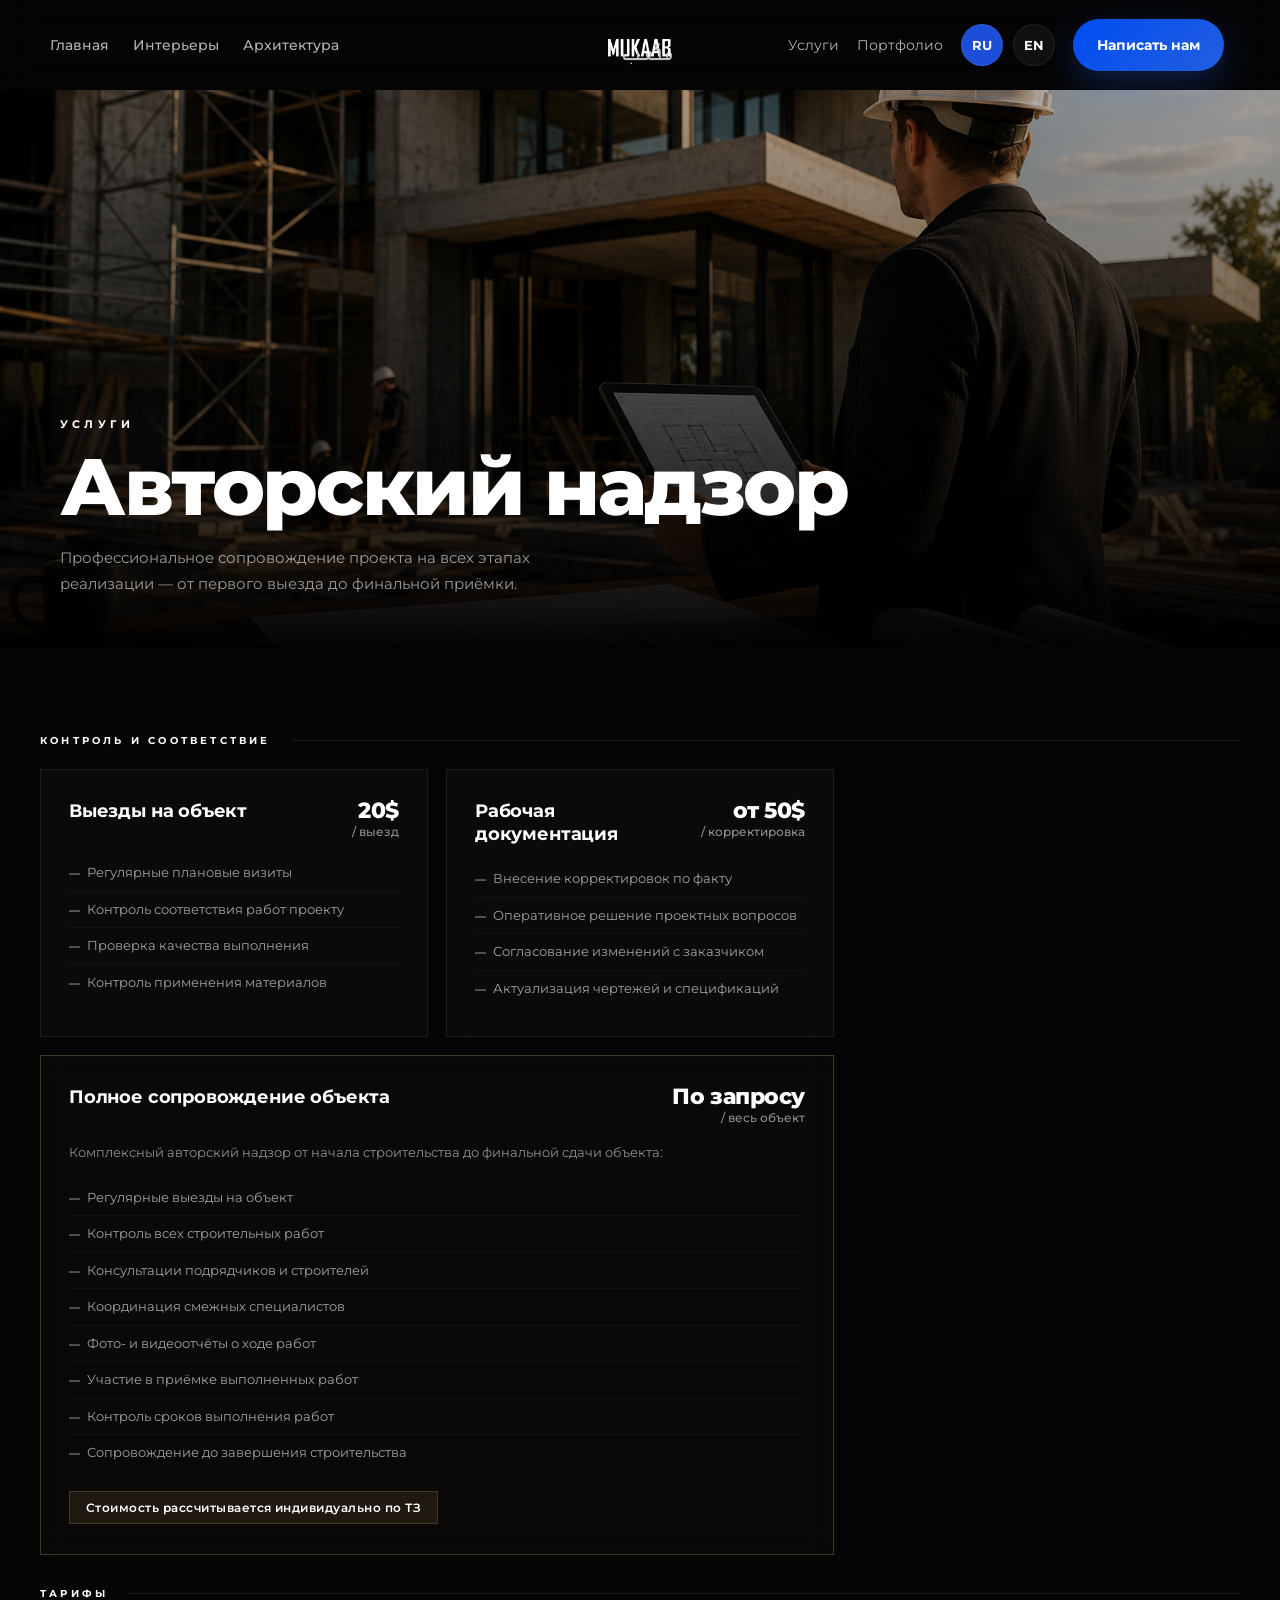
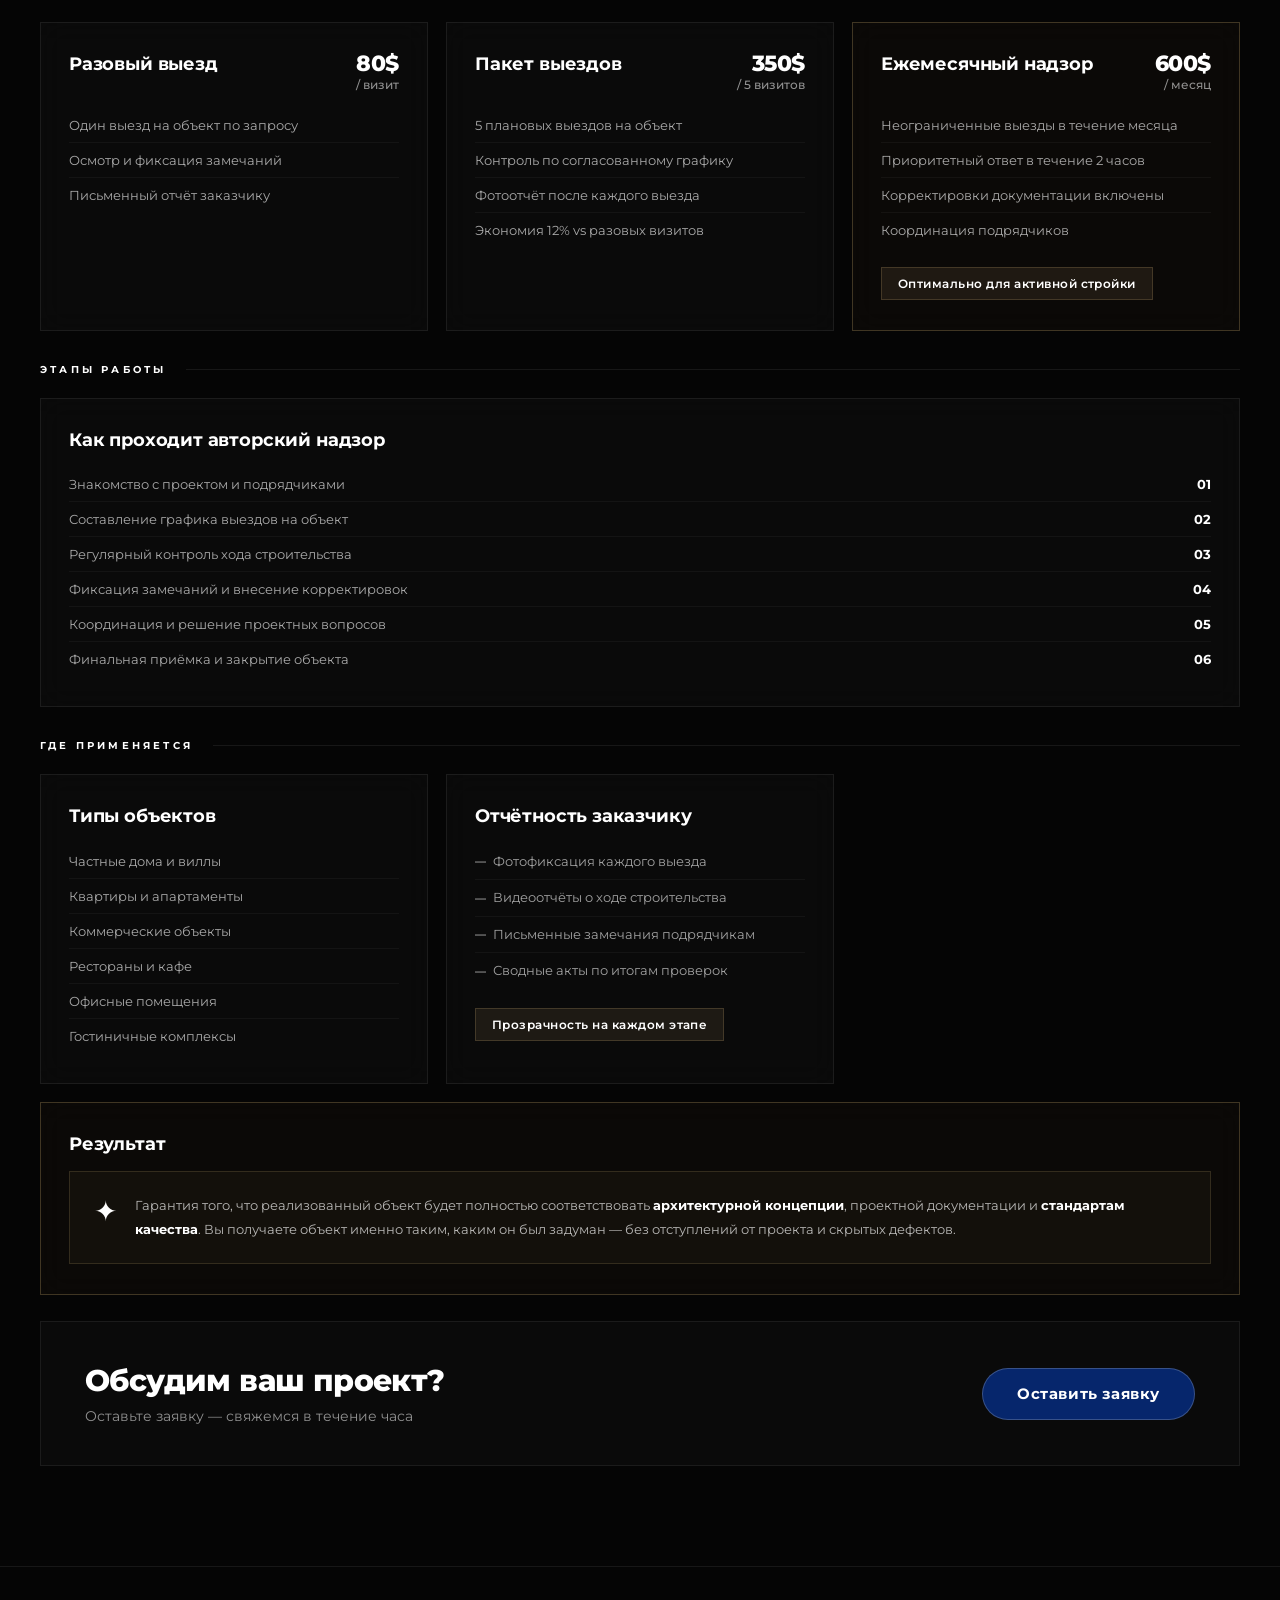
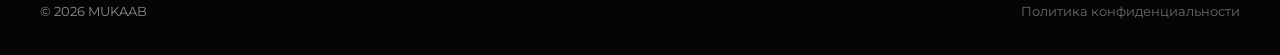
<file: Author6.html>
<!DOCTYPE html>
<html lang="ru">
<head>

<meta charset="UTF-8">
<meta name="viewport" content="width=device-width, initial-scale=1.0">
<title>MUKAAB — Авторский надзор</title>

<link rel="preconnect" href="https://fonts.googleapis.com">
<link href="https://fonts.googleapis.com/css2?family=Montserrat:wght@300;400;500;600;700;800&display=swap" rel="stylesheet">

<style>

*, *::before, *::after { margin:0; padding:0; box-sizing:border-box; }

:root {
    --gold: #ffffff;
    --blue: rgba(0,81,255,0.40);
    --blue-h: #2601faaf;
    --border: rgba(255,255,255,0.07);
    --muted: rgba(255,255,255,0.55);
}

body {
    background: #050505;
    color: #fff;
    font-family: 'Montserrat', sans-serif;
    overflow-x: hidden;
    padding-top: 90px;
}

img { width:100%; display:block; }
a { text-decoration:none; color:inherit; }

/* ─── NAVBAR ─── */
.navbar {
    position: fixed; top:0; left:0;
    width:100%; height:90px; padding:0 50px;
    display:flex; align-items:center; justify-content:space-between;
    z-index:99999;
    background:rgba(0,0,0,0.185);
    backdrop-filter:blur(20px);
    border-bottom:1px solid rgba(22,15,15,0.103);
    transition: background .4s, border-color .4s;
}
.navbar.scrolled {
    background:rgba(5,5,5,0.92);
    border-bottom:1px solid rgba(255,255,255,0.06);
}

.nav-left { display:flex; gap:24px; }
.nav-left a { color:#fff; font-size:14px; font-weight:500; opacity:.7; transition:.3s; }
.nav-left a:hover { opacity:1; }

.logo { position:absolute; left:50%; transform:translateX(-50%); }
.logo img { width:140px; height:auto; display:block; object-fit:contain; }

.nav-right { display:flex; align-items:center; gap:18px; flex-shrink:0; margin-right:6px; }
.nav-right a { color:#fff; font-size:14px; opacity:.7; transition:.3s; }
.nav-right a:hover { opacity:1; }

.lang-switch { display:flex; gap:10px; }
.lang-switch button {
    width:42px; height:42px; border-radius:50%;
    border:1px solid rgba(255,255,255,0.08);
    background:rgba(255,255,255,0.05);
    color:#fff; cursor:pointer;
    font-family:'Montserrat',sans-serif; font-size:13px; font-weight:700;
    transition:.3s;
}
.lang-switch button.active { background:#1d4ed8; }

.nav-cta {
    height:52px; padding:0 24px; border:none; border-radius:999px;
    background:linear-gradient(135deg,rgba(0,81,255,.95),rgba(37,99,235,.95));
    color:#fff; font-size:14px; font-weight:700; font-family:'Montserrat',sans-serif;
    display:flex; align-items:center; justify-content:center;
    cursor:pointer; transition:.35s; white-space:nowrap;
    box-shadow:0 12px 35px rgba(37,99,235,.30);
}
.nav-cta:hover {
    transform:translateY(-2px);
    box-shadow:0 18px 45px rgba(37,99,235,.45);
    background:linear-gradient(135deg,#2563eb,#3b82f6);
}

.contact-dropdown { position:relative; }
.contact-menu {
    position:absolute; top:65px; right:0;
    width:220px; padding:12px; border-radius:22px;
    background:rgba(10,10,10,.96); backdrop-filter:blur(20px);
    border:1px solid rgba(255,255,255,.08);
    display:flex; flex-direction:column; gap:8px;
    opacity:0; visibility:hidden; transform:translateY(10px);
    transition:.35s; z-index:999;
}
.contact-menu.active { opacity:1; visibility:visible; transform:translateY(0); }
.contact-menu a {
    height:50px; border-radius:14px;
    display:flex; align-items:center; padding:0 18px;
    background:rgba(255,255,255,.03); color:#fff;
    font-size:14px; font-weight:600; transition:.3s;
}
.contact-menu a:hover { background:rgba(0,81,255,.22); transform:translateX(4px); }

/* ─── BURGER ─── */
.burger {
    display:none; flex-direction:column; justify-content:center;
    align-items:center; gap:5px; width:42px; height:42px;
    border-radius:50%; border:1px solid rgb(0, 0, 0);
    background:rgba(0, 0, 0, 0.05); cursor:pointer;
    z-index:1001; transition:background .3s; flex-shrink:0;
}
.burger:hover { background:rgba(26, 24, 24, 0.1); }
.burger span {
    display:block; width:18px; height:1.5px;
    background:#fff; border-radius:2px;
    transition:transform .35s, opacity .35s; transform-origin:center;
}
.burger.open span:nth-child(1) { transform:translateY(6.5px) rotate(45deg); }
.burger.open span:nth-child(2) { opacity:0; transform:scaleX(0); }
.burger.open span:nth-child(3) { transform:translateY(-6.5px) rotate(-45deg); }

/* ─── MOBILE MENU ─── */
.mobile-menu {
    position:fixed; top:90px; left:0; width:100%;
    background:rgba(5,5,5,0.98); backdrop-filter:blur(24px);
    border-bottom:1px solid rgba(255,255,255,0.07);
    padding:28px 24px 32px;
    display:flex; flex-direction:column; gap:0;
    transform:translateY(-110%); opacity:0;
    transition:transform .4s cubic-bezier(.19,1,.22,1), opacity .35s;
    z-index:998; pointer-events:none;
}
.mobile-menu.open { transform:translateY(0); opacity:1; pointer-events:all; }
.mobile-menu a {
    display:block; color:rgba(255,255,255,.72);
    font-size:15px; font-weight:500; padding:14px 0;
    border-bottom:1px solid rgba(255,255,255,.05);
    transition:color .25s; letter-spacing:.02em;
}
.mobile-menu a:last-of-type { border-bottom:none; }
.mobile-menu a:hover { color:#fff; }

.mobile-menu-lang {
    display:flex; gap:10px; margin-top:22px;
    padding-top:22px; border-top:1px solid rgba(255,255,255,.07);
}
.mobile-menu-lang button {
    width:46px; height:46px; border-radius:50%;
    border:1px solid rgba(255,255,255,0.10);
    background:rgba(255,255,255,0.05); color:#fff;
    font-size:13px; font-weight:700; font-family:'Montserrat',sans-serif;
    cursor:pointer; transition:.3s;
}
.mobile-menu-lang button:hover,
.mobile-menu-lang button.active { background:rgba(0,81,255,.42); border-color:rgba(0,81,255,.5); }

.mobile-contact-dropdown { position:relative; margin-top:18px; }
.mobile-menu-cta {
    width:100%; height:54px; margin-top:18px; border:none; border-radius:18px;
    background:linear-gradient(135deg,rgba(0,81,255,.95),rgba(37,99,235,.95));
    color:#fff; font-size:15px; font-weight:700; font-family:'Montserrat',sans-serif;
    cursor:pointer; transition:.35s;
    display:flex; align-items:center; justify-content:center;
    box-shadow:0 10px 30px rgba(37,99,235,.28);
}
.mobile-menu-cta:hover { transform:translateY(-2px); box-shadow:0 18px 40px rgba(37,99,235,.42); }
.mobile-contact-menu {
    display:flex; flex-direction:column; gap:8px; margin-top:12px;
    opacity:0; visibility:hidden; max-height:0; overflow:hidden; transition:.35s ease;
}
.mobile-contact-menu.active { opacity:1; visibility:visible; max-height:300px; }
.mobile-contact-menu a {
    height:52px; border-radius:16px;
    background:rgba(255,255,255,.04); border:1px solid rgba(255,255,255,.06);
    display:flex; align-items:center; justify-content:center;
    color:#fff; font-size:14px; font-weight:600; transition:.3s;
}
.mobile-contact-menu a:hover { background:rgba(0,81,255,.18); border-color:rgba(0,81,255,.28); }

/* ─── HERO ─── */
.hero {
    position:relative; height:62vh; min-height:380px; overflow:hidden;
}
.hero-image {
    position:absolute; inset:0; width:100%; height:100%;
    object-fit:cover; filter:brightness(.70); transition:transform 8s ease;
}
.hero:hover .hero-image { transform:scale(1.04); }
.hero-overlay {
    position:absolute; inset:0;
    background:linear-gradient(to top, rgba(0,0,0,.97) 0%, rgba(0,0,0,.30) 55%, transparent 100%);
}
.hero-content { position:absolute; bottom:52px; left:60px; z-index:2; }
.hero-label {
    display:block; font-size:11px; letter-spacing:.38em;
    text-transform:uppercase; color:var(--gold); font-weight:700; margin-bottom:14px;
}
.hero-content h1 {
    font-size:clamp(40px,6.5vw,80px); font-weight:800;
    letter-spacing:-.03em; line-height:1.05; margin-bottom:16px;
}
.hero-content p { font-size:15px; color:rgba(255,255,255,.60); max-width:520px; line-height:1.7; }

/* ─── SERVICES PANEL ─── */
.services-panel {
    max-width:1320px; margin:0 auto;
    padding:72px 40px 100px;
    display:grid; grid-template-columns:repeat(3,1fr); gap:18px;
}

.panel-section-label {
    grid-column:1/-1; display:flex; align-items:center;
    gap:20px; margin-top:14px; margin-bottom:4px;
}
.panel-section-label span {
    font-size:10px; letter-spacing:.32em; text-transform:uppercase;
    color:var(--gold); font-weight:700; white-space:nowrap;
}
.panel-section-label::after {
    content:''; flex:1; height:1px; background:rgba(255,255,255,.07);
}

/* ─── GLASS CARD ─── */
.service-box {
    padding:30px 28px;
    border:1px solid rgba(255,255,255,0.07);
    background:rgba(255,255,255,0.025);
    backdrop-filter:blur(14px);
    transition:border-color .4s, background .4s;
    display:flex; flex-direction:column; gap:16px;
}
.service-box:hover { border-color:rgba(0,81,255,.30); background:rgba(0,81,255,.04); }
.service-box.featured { border-color:rgba(200,169,110,.28); background:rgba(200,169,110,.03); }
.service-box.featured:hover { border-color:rgba(200,169,110,.55); background:rgba(200,169,110,.07); }
.service-box.wide { grid-column:span 2; }
.service-box.full { grid-column:1/-1; }

.service-top { display:flex; align-items:flex-start; justify-content:space-between; gap:16px; }
.service-top h2 { font-size:18px; font-weight:700; line-height:1.25; letter-spacing:-.01em; }

.price { font-size:22px; font-weight:800; letter-spacing:-.02em; color:#fff; white-space:nowrap; line-height:1; }
.price-sub { font-size:12px; color:var(--muted); font-weight:500; margin-top:2px; white-space:nowrap; }
.price-block { text-align:right; flex-shrink:0; }

.service-box ul { list-style:none; display:flex; flex-direction:column; gap:0; }
.service-box ul li {
    font-size:13px; color:rgba(255,255,255,.62);
    padding:8px 0 8px 18px; position:relative;
    border-bottom:1px solid rgba(255,255,255,.04); line-height:1.5;
}
.service-box ul li:last-child { border-bottom:none; }
.service-box ul li::before {
    content:'—'; position:absolute; left:0;
    color:var(--gold); font-size:11px; top:10px;
}

.service-description p { font-size:13px; color:var(--muted); line-height:1.75; }

.service-text .row {
    display:flex; justify-content:space-between; align-items:center;
    padding:9px 0; border-bottom:1px solid rgba(255,255,255,.04);
    font-size:13px; color:rgba(255,255,255,.65);
}
.service-text .row:last-child { border-bottom:none; }
.service-text .row .row-val {
    font-weight:700; color:#fff; font-size:13px;
    white-space:nowrap; padding-left:16px; flex-shrink:0;
}

.premium-note {
    display:inline-block; padding:8px 16px;
    background:rgba(200,169,110,.10); border:1px solid rgba(200,169,110,.22);
    color:var(--gold); font-size:12px; font-weight:600;
    letter-spacing:.04em; margin-top:4px; align-self:flex-start;
}

/* result block */
.result-block {
    padding:22px 24px;
    border:1px solid rgba(200,169,110,.18);
    background:rgba(200,169,110,.04);
    display:flex; gap:18px; align-items:flex-start;
}
.result-icon {
    font-size:28px; line-height:1; flex-shrink:0; margin-top:2px;
}
.result-block p { font-size:13px; color:rgba(255,255,255,.70); line-height:1.8; }
.result-block strong { color:var(--gold); font-weight:700; }

/* step numbers */
.step-num {
    width:28px; height:28px; border-radius:50%;
    border:1px solid rgba(200,169,110,.30);
    background:rgba(200,169,110,.06);
    color:var(--gold); font-size:11px; font-weight:800;
    display:flex; align-items:center; justify-content:center;
    flex-shrink:0; letter-spacing:.04em;
}

.two-col-list { display:grid; grid-template-columns:1fr 1fr; gap:0; }

/* ─── CTA ─── */
.cta-row {
    grid-column:1/-1;
    display:flex; align-items:center; justify-content:space-between;
    gap:24px; padding:40px 44px;
    border:1px solid rgba(255,255,255,.07);
    background:rgba(255,255,255,.02);
    flex-wrap:wrap; margin-top:8px;
}
.cta-row h3 { font-size:clamp(20px,2.8vw,30px); font-weight:800; letter-spacing:-.02em; margin-bottom:8px; }
.cta-row p { font-size:14px; color:var(--muted); }
.cta-btn {
    height:52px; padding:0 34px; border-radius:50px;
    background:var(--blue); border:1px solid rgba(255,255,255,.20);
    color:#fff; font-size:15px; font-family:'Montserrat',sans-serif;
    font-weight:700; cursor:pointer; transition:.4s;
    white-space:nowrap; letter-spacing:.04em;
}
.cta-btn:hover { background:var(--blue-h); }

/* ─── FOOTER ─── */
.footer {
    padding:36px 40px; border-top:1px solid rgba(255,255,255,.07);
    display:flex; justify-content:space-between; align-items:center;
    font-size:13px; color:var(--muted); flex-wrap:wrap; gap:12px;
}

/* ─── RESPONSIVE ─── */
@media(max-width:1020px){
    .services-panel { grid-template-columns:1fr 1fr; padding:50px 24px 80px; }
    .service-box.wide { grid-column:span 2; }
}
@media(max-width:1000px){
    .navbar { display:flex; justify-content:space-between; padding:0 20px; }
    .nav-left { display:none; }
    .nav-right { display:none; }
    .burger { display:flex; }
    .logo { margin:0 auto; }
}
@media(max-width:680px){
    .services-panel { grid-template-columns:1fr; padding:40px 16px 70px; }
    .service-box.wide { grid-column:span 1; }
    .two-col-list { grid-template-columns:1fr; }
    .hero-content { left:24px; bottom:36px; }
    .cta-row { padding:28px 24px; flex-direction:column; align-items:flex-start; }
    .footer { flex-direction:column; align-items:flex-start; padding:28px 20px; }
    .panel-section-label { grid-column:1; }
}
</style>
</head>
<body>

<!-- ── NAVBAR ── -->
<header class="navbar" id="navbar">
    <div class="nav-left">
        <a href="mukaab.html" data-i18n="nav1">Главная</a>
        <a href="interior-design1.html" data-i18n="nav2">Интерьеры</a>
        <a href="Architecture service2.html" data-i18n="nav3">Архитектура</a>
    </div>

    <a class="logo" href="mukaab.html">
        <img src="images/LOGO-2.png" alt="MUKAAB">
    </a>

    <div class="nav-right">
        <a href="services.html" data-i18n="nav4">Услуги</a>
        <a href="#" data-i18n="nav5m">Портфолио</a>
        <div class="lang-switch">
            <button onclick="setLang('ru')" id="btn-ru" class="active">RU</button>
            <button onclick="setLang('en')" id="btn-en">EN</button>
        </div>
        <div class="contact-dropdown">
            <button class="nav-cta" onclick="toggleContacts()" data-i18n="navCta">Написать нам</button>
            <div class="contact-menu" id="contactMenu">
                <a href="https://t.me/mukaab_company" target="_blank">Telegram</a>
                <a href="https://wa.me/375339161111" target="_blank">WhatsApp</a>
                <a href="mailto:mukaabcompany@gmail.com" data-i18n="navCta">Написать нам</a>
            </div>
        </div>
    </div>

    <button class="burger" id="burger" onclick="toggleMenu()" aria-label="Menu">
        <span></span><span></span><span></span>
    </button>
</header>

<!-- ── MOBILE MENU ── -->
<nav class="mobile-menu" id="mobileMenu">
    <a href="mukaab.html" data-i18n="nav1">Главная</a>
    <a href="interior-design1.html" data-i18n="nav2">Интерьеры</a>
    <a href="Architecture service2.html" data-i18n="nav3">Архитектура</a>
    <a href="services.html" data-i18n="nav4">Услуги</a>
    <a href="portfolio.html" data-i18n="nav5m">Портфолио</a>
    <div class="mobile-menu-lang">
        <button onclick="setLang('ru')" id="mob-btn-ru" class="active">RU</button>
        <button onclick="setLang('en')" id="mob-btn-en">EN</button>
    </div>
    <div class="mobile-contact-dropdown">
        <button class="mobile-menu-cta" onclick="toggleMobileContacts()" data-i18n="navCta">Написать нам</button>
        <div class="mobile-contact-menu" id="mobileContactMenu">
            <a href="https://t.me/mukaab_company" target="_blank">Telegram</a>
            <a href="https://wa.me/375339161111" target="_blank">WhatsApp</a>
            <a href="mailto:mukaabcompany@gmail.com" data-i18n="navCta">Написать нам</a>
        </div>
    </div>
</nav>

<!-- ── HERO ── -->
<section class="hero">
    <img src="images/61.png" class="hero-image" alt=" ">
    <div class="hero-overlay"></div>
    <div class="hero-content">
        <span class="hero-label" data-i18n="heroLabel">Услуги</span>
        <h1 data-i18n="title">Авторский надзор</h1>
        <p data-i18n="subtitle">Профессиональное сопровождение проекта на всех этапах реализации — от первого выезда до финальной приёмки.</p>
    </div>
</section>

<!-- ── PANEL ── -->
<section class="services-panel">

    <!-- ═══ КОНТРОЛЬ ═══ -->
    <div class="panel-section-label">
        <span data-i18n="sec1">Контроль и соответствие</span>
    </div>

    <!-- Выезды и проверки -->
    <div class="service-box">
        <div class="service-top">
            <h2 data-i18n="s1h">Выезды на объект</h2>
    
            <div class="price-block">
                <div class="price">20$</div>
                <div class="price-sub" data-i18n="pervisit">/ выезд</div>
            </div>
        </div>
    
        <ul>
            <li data-i18n="s1a">Регулярные плановые визиты</li>
            <li data-i18n="s1b">Контроль соответствия работ проекту</li>
            <li data-i18n="s1c">Проверка качества выполнения</li>
            <li data-i18n="s1d">Контроль применения материалов</li>
        </ul>
    </div>

    <!-- Документация -->
     <!-- Документация -->
     <div class="service-box">
        <div class="service-top">
            <h2 data-i18n="s2h">Рабочая документация</h2>
            <div class="price-block">
                <div class="price" data-i18n="s2price">от 50$</div>
                <div class="price-sub" data-i18n="s2unit">/ корректировка</div>
            </div>
        </div>
        <ul>
            <li data-i18n="s2a">Внесение корректировок по факту</li>
            <li data-i18n="s2b">Оперативное решение проектных вопросов</li>
            <li data-i18n="s2c">Согласование изменений с заказчиком</li>
            <li data-i18n="s2d">Актуализация чертежей и спецификаций</li>
        </ul>
    </div>
 
   <!-- Полный пакет — wide featured -->
   <div class="service-box wide featured">
    <div class="service-top">
        <h2 data-i18n="s3h">Полное сопровождение объекта</h2>
        <div class="price-block">
            <div class="price" data-i18n="s3price">По запросу</div>
            <div class="price-sub" data-i18n="s3unit">/ весь объект</div>
        </div>
    </div>
    <div class="service-description">
        <p data-i18n="s3desc">Комплексный авторский надзор от начала строительства до финальной сдачи объекта:</p>
    </div>
    <ul class="two-col-list">
        <li data-i18n="s3a">Регулярные выезды на объект</li>
        <li data-i18n="s3b">Контроль всех строительных работ</li>
        <li data-i18n="s3c">Консультации подрядчиков и строителей</li>
        <li data-i18n="s3d">Координация смежных специалистов</li>
        <li data-i18n="s3e">Фото- и видеоотчёты о ходе работ</li>
        <li data-i18n="s3f">Участие в приёмке выполненных работ</li>
        <li data-i18n="s3g">Контроль сроков выполнения работ</li>
        <li data-i18n="s3h2">Сопровождение до завершения строительства</li>
    </ul>
    <div class="premium-note" data-i18n="s3note">Стоимость рассчитывается индивидуально по ТЗ</div>
</div>

<!-- ═══ ТАРИФЫ ═══ -->
<div class="panel-section-label">
    <span data-i18n="sec_price">Тарифы</span>
</div>

<!-- Разовый выезд -->
<div class="service-box">
    <div class="service-top">
        <h2 data-i18n="p1h">Разовый выезд</h2>
        <div class="price-block">
            <div class="price" data-i18n="p1price">80$</div>
            <div class="price-sub" data-i18n="p1unit">/ визит</div>
        </div>
    </div>
    <div class="service-text">
        <div class="row"><span data-i18n="p1a">Один выезд на объект по запросу</span></div>
        <div class="row"><span data-i18n="p1b">Осмотр и фиксация замечаний</span></div>
        <div class="row"><span data-i18n="p1c">Письменный отчёт заказчику</span></div>
    </div>
</div>

<!-- Пакет выездов -->
<div class="service-box">
    <div class="service-top">
        <h2 data-i18n="p2h">Пакет выездов</h2>
        <div class="price-block">
            <div class="price" data-i18n="p2price">350$</div>
            <div class="price-sub" data-i18n="p2unit">/ 5 визитов</div>
        </div>
    </div>
    <div class="service-text">
        <div class="row"><span data-i18n="p2a">5 плановых выездов на объект</span></div>
        <div class="row"><span data-i18n="p2b">Контроль по согласованному графику</span></div>
        <div class="row"><span data-i18n="p2c">Фотоотчёт после каждого выезда</span></div>
        <div class="row"><span data-i18n="p2d">Экономия 12% vs разовых визитов</span></div>
    </div>
</div>

<!-- Ежемесячный -->
<div class="service-box featured">
    <div class="service-top">
        <h2 data-i18n="p3h">Ежемесячный надзор</h2>
        <div class="price-block">
            <div class="price" data-i18n="p3price">600$</div>
            <div class="price-sub" data-i18n="p3unit">/ месяц</div>
        </div>
    </div>
    <div class="service-text">
        <div class="row"><span data-i18n="p3a">Неограниченные выезды в течение месяца</span></div>
        <div class="row"><span data-i18n="p3b">Приоритетный ответ в течение 2 часов</span></div>
        <div class="row"><span data-i18n="p3c">Корректировки документации включены</span></div>
        <div class="row"><span data-i18n="p3d">Координация подрядчиков</span></div>
    </div>
    <div class="premium-note" data-i18n="p3note">Оптимально для активной стройки</div>
</div>
    <!-- ═══ ЭТАПЫ ═══ -->
    <div class="panel-section-label">
        <span data-i18n="sec2">Этапы работы</span>
    </div>

    <!-- Этапы — full -->
    <div class="service-box full">
        <div class="service-top">
            <h2 data-i18n="steps_h">Как проходит авторский надзор</h2>
        </div>
        <div class="service-text">
            <div class="row">
                <span data-i18n="step1">Знакомство с проектом и подрядчиками</span>
                <span class="row-val">01</span>
            </div>
            <div class="row">
                <span data-i18n="step2">Составление графика выездов на объект</span>
                <span class="row-val">02</span>
            </div>
            <div class="row">
                <span data-i18n="step3">Регулярный контроль хода строительства</span>
                <span class="row-val">03</span>
            </div>
            <div class="row">
                <span data-i18n="step4">Фиксация замечаний и внесение корректировок</span>
                <span class="row-val">04</span>
            </div>
            <div class="row">
                <span data-i18n="step5">Координация и решение проектных вопросов</span>
                <span class="row-val">05</span>
            </div>
            <div class="row">
                <span data-i18n="step6">Финальная приёмка и закрытие объекта</span>
                <span class="row-val">06</span>
            </div>
        </div>
    </div>

    <!-- ═══ ОБЪЕКТЫ И РЕЗУЛЬТАТ ═══ -->
    <div class="panel-section-label">
        <span data-i18n="sec3">Где применяется</span>
    </div>

    <!-- Объекты -->
    <div class="service-box">
        <div class="service-top">
            <h2 data-i18n="obj_h">Типы объектов</h2>
        </div>
        <div class="service-text">
            <div class="row"><span data-i18n="obj1">Частные дома и виллы</span></div>
            <div class="row"><span data-i18n="obj2">Квартиры и апартаменты</span></div>
            <div class="row"><span data-i18n="obj3">Коммерческие объекты</span></div>
            <div class="row"><span data-i18n="obj4">Рестораны и кафе</span></div>
            <div class="row"><span data-i18n="obj5">Офисные помещения</span></div>
            <div class="row"><span data-i18n="obj6">Гостиничные комплексы</span></div>
        </div>
    </div>

    <!-- Отчётность -->
    <div class="service-box">
        <div class="service-top">
            <h2 data-i18n="rep_h">Отчётность заказчику</h2>
        </div>
        <ul>
            <li data-i18n="rep1">Фотофиксация каждого выезда</li>
            <li data-i18n="rep2">Видеоотчёты о ходе строительства</li>
            <li data-i18n="rep3">Письменные замечания подрядчикам</li>
            <li data-i18n="rep4">Сводные акты по итогам проверок</li>
        </ul>
        <div class="premium-note" data-i18n="rep_note">Прозрачность на каждом этапе</div>
    </div>

    <!-- Результат — full -->
    <div class="service-box full featured">
        <div class="service-top">
            <h2 data-i18n="res_h">Результат</h2>
        </div>
        <div class="result-block">
            <div class="result-icon">✦</div>
            <p data-i18n="res_text">Гарантия того, что реализованный объект будет полностью соответствовать <strong>архитектурной концепции</strong>, проектной документации и <strong>стандартам качества</strong>. Вы получаете объект именно таким, каким он был задуман — без отступлений от проекта и скрытых дефектов.</p>
        </div>
    </div>

    <!-- CTA -->
    <div class="cta-row">
        <div>
            <h3 data-i18n="ctah">Обсудим ваш проект?</h3>
            <p data-i18n="ctap">Оставьте заявку — свяжемся в течение часа</p>
        </div>
        <button class="cta-btn" data-i18n="ctabtn">Оставить заявку</button>
    </div>

</section>

<!-- ── FOOTER ── -->
<footer class="footer">
    <div>© 2026 MUKAAB</div>
    <div style="display:flex;align-items:center;gap:24px;flex-wrap:wrap;">
        <button onclick="openPrivacy()" style="background:none;border:none;color:rgba(255,255,255,.4);font-size:13px;cursor:pointer;font-family:'Montserrat',sans-serif;transition:.3s;padding:0;" onmouseover="this.style.color='#fff'" onmouseout="this.style.color='rgba(255,255,255,.4)'" data-i18n="privacyLink">Политика конфиденциальности</button>
    </div>
</footer>

<!-- ── PRIVACY MODAL ── -->
<div id="privacyOverlay" style="
    position:fixed;inset:0;z-index:9999;
    background:rgba(0,0,0,0.55);backdrop-filter:blur(16px);
    display:flex;justify-content:center;align-items:center;
    opacity:0;visibility:hidden;transition:.35s ease;
">
<div id="privacyModal" style="
    width:min(860px,94vw);height:min(780px,90vh);
    background:rgba(8,8,8,0.96);
    border:1px solid rgba(255,255,255,0.08);
    border-radius:4px; overflow:hidden; position:relative;
    backdrop-filter:blur(30px);
    box-shadow:0 40px 100px rgba(0,0,0,0.65),inset 0 1px 0 rgba(255,255,255,0.05);
    transform:translateY(24px) scale(.97);
    transition:.45s cubic-bezier(.19,1,.22,1);
    display:flex; flex-direction:column;
">
    <div style="padding:32px 40px 26px;border-bottom:1px solid rgba(255,255,255,0.07);background:linear-gradient(to bottom,rgba(255,255,255,.025),transparent);flex-shrink:0;">
        <div style="font-size:10px;letter-spacing:.35em;text-transform:uppercase;color:#c8a96e;font-weight:700;margin-bottom:12px;" data-i18n="pmLabel">Документ</div>
        <div style="font-size:clamp(22px,3vw,30px);font-weight:800;letter-spacing:-.02em;margin-bottom:6px;" data-i18n="pmTitle">Политика конфиденциальности</div>
        <div style="font-size:13px;color:rgba(255,255,255,.45);">© ООО «Мукааб» · mukaab.by</div>
    </div>
    <div id="pmBody" style="padding:32px 40px 40px;overflow-y:auto;flex:1;scrollbar-width:thin;scrollbar-color:rgba(255,255,255,.1) transparent;"></div>
    <button onclick="closePrivacy()" style="position:absolute;top:20px;right:20px;width:40px;height:40px;border-radius:50%;border:1px solid rgba(255,255,255,.09);background:rgba(255,255,255,.04);color:rgba(255,255,255,.6);font-size:18px;cursor:pointer;display:flex;align-items:center;justify-content:center;transition:.25s;font-family:'Montserrat',sans-serif;"
        onmouseover="this.style.transform='rotate(90deg)';this.style.background='rgba(255,255,255,.1)';this.style.color='#fff'"
        onmouseout="this.style.transform='rotate(0deg)';this.style.background='rgba(255,255,255,.04)';this.style.color='rgba(255,255,255,.6)'">✕</button>
</div>
</div>

<script>
/* ─── PRIVACY MODAL ─── */
const PM = {
    ru: {
        pmLabel:'Документ', pmTitle:'Политика конфиденциальности', privacyLink:'Политика конфиденциальности',
        body:`<style>
#pmBody h2{font-size:15px;font-weight:700;color:#fff;margin:26px 0 10px;padding-left:14px;border-left:2px solid #c8a96e;}
#pmBody h2:first-child{margin-top:0;}
#pmBody p{font-size:13px;color:rgba(255,255,255,.65);line-height:1.85;margin-bottom:10px;}
#pmBody ul{margin:8px 0 14px 0;list-style:none;}
#pmBody ul li{font-size:13px;color:rgba(255,255,255,.62);padding:6px 0 6px 18px;position:relative;border-bottom:1px solid rgba(255,255,255,.04);line-height:1.6;}
#pmBody ul li:last-child{border-bottom:none;}
#pmBody ul li::before{content:'—';position:absolute;left:0;color:#c8a96e;font-size:11px;top:8px;}
#pmBody strong{color:#fff;font-weight:600;}
#pmBody .pm-contacts{padding:20px;border:1px solid rgba(255,255,255,.07);background:rgba(255,255,255,.02);margin:18px 0 10px;border-radius:4px;}
#pmBody .pm-contacts p{margin-bottom:6px;}
#pmBody .pm-footer{margin-top:24px;padding-top:16px;border-top:1px solid rgba(255,255,255,.06);display:flex;justify-content:space-between;align-items:center;flex-wrap:wrap;gap:10px;font-size:12px;color:rgba(255,255,255,.35);}
#pmBody .pm-badge{background:rgba(200,169,110,.1);border:1px solid rgba(200,169,110,.2);color:#c8a96e;padding:4px 14px;font-size:11px;font-weight:600;letter-spacing:.06em;}
</style>
<p><strong>ООО «Мукааб»</strong> уделяет большое значение защите персональных данных пользователей. Настоящая Политика конфиденциальности определяет порядок обработки информации, предоставленной посетителями сайта <strong>mukaab.by</strong>.</p>
<h2>1. Общие положения</h2>
<p>Политика составлена в соответствии с законодательством Республики Беларусь. Оператор уважает право на неприкосновенность частной жизни и обеспечивает сохранность информации, полученной от посетителей.</p>
<h2>2. Персональные данные, которые мы собираем</h2>
<ul>
<li>имя и фамилия;</li>
<li>номер телефона;</li>
<li>адрес электронной почты;</li>
<li>иные данные, переданные добровольно.</li>
</ul>
<h2>3. Цели обработки данных</h2>
<ul>
<li>обработка заявок и обратной связи;</li>
<li>предоставление информации об услугах;</li>
<li>подготовка коммерческих предложений;</li>
<li>улучшение работы сайта, анализ пользовательского опыта.</li>
</ul>
<div class="pm-contacts">
<p><strong>Контактные данные Оператора</strong></p>
<p>ООО «Мукааб»</p>
<p>Email: <strong>privacy@mukaab.by</strong></p>
<p>г. Минск, ул. Мележа 1, офис 405</p>
</div>
<div class="pm-footer">
<span class="pm-badge">Действующая редакция</span>
<span>© ООО «Мукааб», все права защищены</span>
</div>`
    },
    en: {
        pmLabel:'Document', pmTitle:'Privacy Policy', privacyLink:'Privacy Policy',
        body:`<style>
#pmBody h2{font-size:15px;font-weight:700;color:#fff;margin:26px 0 10px;padding-left:14px;border-left:2px solid #c8a96e;}
#pmBody h2:first-child{margin-top:0;}
#pmBody p{font-size:13px;color:rgba(255,255,255,.65);line-height:1.85;margin-bottom:10px;}
#pmBody ul{margin:8px 0 14px 0;list-style:none;}
#pmBody ul li{font-size:13px;color:rgba(255,255,255,.62);padding:6px 0 6px 18px;position:relative;border-bottom:1px solid rgba(255,255,255,.04);line-height:1.6;}
#pmBody ul li:last-child{border-bottom:none;}
#pmBody ul li::before{content:'—';position:absolute;left:0;color:#c8a96e;font-size:11px;top:8px;}
#pmBody strong{color:#fff;font-weight:600;}
#pmBody .pm-contacts{padding:20px;border:1px solid rgba(255,255,255,.07);background:rgba(255,255,255,.02);margin:18px 0 10px;border-radius:4px;}
#pmBody .pm-contacts p{margin-bottom:6px;}
#pmBody .pm-footer{margin-top:24px;padding-top:16px;border-top:1px solid rgba(255,255,255,.06);display:flex;justify-content:space-between;align-items:center;flex-wrap:wrap;gap:10px;font-size:12px;color:rgba(255,255,255,.35);}
#pmBody .pm-badge{background:rgba(200,169,110,.1);border:1px solid rgba(200,169,110,.2);color:#c8a96e;padding:4px 14px;font-size:11px;font-weight:600;letter-spacing:.06em;}
</style>
<p><strong>Mukaab LLC</strong> places great importance on the protection of users' personal data. This Privacy Policy defines the procedure for processing information provided by visitors to <strong>mukaab.by</strong>.</p>
<h2>1. General Provisions</h2>
<p>This Policy is drawn up in accordance with the requirements of the legislation of the Republic of Belarus.</p>
<h2>2. Personal Data We Collect</h2>
<ul>
<li>first and last name;</li>
<li>phone number;</li>
<li>email address;</li>
<li>other data provided voluntarily.</li>
</ul>
<h2>3. Purposes of Data Processing</h2>
<ul>
<li>processing requests and feedback;</li>
<li>providing information about services;</li>
<li>preparation of commercial offers;</li>
<li>improving site performance.</li>
</ul>
<div class="pm-contacts">
<p><strong>Operator's Contact Details</strong></p>
<p>Mukaab LLC</p>
<p>Email: <strong>privacy@mukaab.by</strong></p>
<p>Minsk, Melezh St. 1, office 405</p>
</div>
<div class="pm-footer">
<span class="pm-badge">Current version</span>
<span>© Mukaab LLC, all rights reserved</span>
</div>`
    }
};

/* ─── i18n ─── */
const T = {
    ru: {
        nav1:'Главная', nav2:'Интерьеры', nav3:'Архитектура', nav4:'Услуги', nav5m:'Портфолио',
        navCta:'Написать нам',
        heroLabel:'Услуги',
        title:'Авторский надзор',
        subtitle:'Профессиональное сопровождение проекта на всех этапах реализации — от первого выезда до финальной приёмки.',
        sec1:'Контроль и соответствие',
        sec2:'Этапы работы',
        sec3:'Где применяется',
        s1h:'Выезды на объект',
        s1a:'Регулярные плановые визиты',
        s1b:'Контроль соответствия работ проекту',
        s1c:'Проверка качества выполнения',
        s1d:'Контроль применения материалов',
        s2h:'Рабочая документация',
        s2a:'Внесение корректировок по факту',
        s2b:'Оперативное решение проектных вопросов',
        s2c:'Согласование изменений с заказчиком',
        s2d:'Актуализация чертежей и спецификаций',
        s3h:'Полное сопровождение объекта',
        s3desc:'Комплексный авторский надзор от начала строительства до финальной сдачи объекта:',
        s3a:'Регулярные выезды на объект',
        s3b:'Контроль всех строительных работ',
        s3c:'Консультации подрядчиков и строителей',
        s3d:'Координация смежных специалистов',
        s3e:'Фото- и видеоотчёты о ходе работ',
        s3f:'Участие в приёмке выполненных работ',
        s3g:'Контроль сроков выполнения работ',
        s3h2:'Сопровождение до завершения строительства',
        steps_h:'Как проходит авторский надзор',
        step1:'Знакомство с проектом и подрядчиками',
        step2:'Составление графика выездов на объект',
        step3:'Регулярный контроль хода строительства',
        step4:'Фиксация замечаний и внесение корректировок',
        step5:'Координация и решение проектных вопросов',
        step6:'Финальная приёмка и закрытие объекта',
        obj_h:'Типы объектов',
        obj1:'Частные дома и виллы',
        obj2:'Квартиры и апартаменты',
        obj3:'Коммерческие объекты',
        obj4:'Рестораны и кафе',
        obj5:'Офисные помещения',
        obj6:'Гостиничные комплексы',
        rep_h:'Отчётность заказчику',
        rep1:'Фотофиксация каждого выезда',
        rep2:'Видеоотчёты о ходе строительства',
        rep3:'Письменные замечания подрядчикам',
        rep4:'Сводные акты по итогам проверок',
        rep_note:'Прозрачность на каждом этапе',
        res_h:'Результат',
        res_text:'Гарантия того, что реализованный объект будет полностью соответствовать <strong>архитектурной концепции</strong>, проектной документации и <strong>стандартам качества</strong>. Вы получаете объект именно таким, каким он был задуман — без отступлений от проекта и скрытых дефектов.',
        ctah:'Обсудим ваш проект?',
        ctap:'Оставьте заявку — свяжемся в течение часа',
        ctabtn:'Оставить заявку',
        footsub:'Premium Architecture Studio'
    },
    en: {
        nav1:'Home', nav2:'Interiors', nav3:'Architecture', nav4:'Services', nav5m:'Portfolio',
        navCta:'Contact Us',
        heroLabel:'Services',
        title:'Construction Supervision',
        subtitle:'Professional project management at every stage of realisation — from the first site visit to final sign-off.',
        sec1:'Control & Compliance',
        sec2:'How We Work',
        sec3:'Applications',
        s1h:'Site Visits',
        s1a:'Regular scheduled inspections',
        s1b:'Compliance with approved drawings',
        s1c:'Quality control of workmanship',
        s1d:'Verification of specified materials',
        s2h:'Working Documentation',
        s2a:'On-site corrections and amendments',
        s2b:'Prompt resolution of design queries',
        s2c:'Change approval with the client',
        s2d:'Drawing and specification updates',
        s3h:'Full Project Supervision',
        s3desc:'Comprehensive construction supervision from groundbreaking to final handover:',
        s3a:'Regular site visits',
        s3b:'Control of all construction works',
        s3c:'Advice to contractors and builders',
        s3d:'Coordination of specialist trades',
        s3e:'Photo and video progress reports',
        s3f:'Participation in works sign-off',
        s3g:'Monitoring of programme and deadlines',
        s3h2:'Support until construction completion',
        steps_h:'Supervision Process',
        step1:'Project and contractor briefing',
        step2:'Scheduling site visits',
        step3:'Ongoing construction monitoring',
        step4:'Recording issues and implementing corrections',
        step5:'Coordination and resolution of design matters',
        step6:'Final inspection and project close-out',
        obj_h:'Project Types',
        obj1:'Private houses and villas',
        obj2:'Apartments and serviced units',
        obj3:'Commercial properties',
        obj4:'Restaurants and cafés',
        obj5:'Office spaces',
        obj6:'Hotel complexes',
        rep_h:'Client Reporting',
        rep1:'Photo documentation of every visit',
        rep2:'Video progress updates',
        rep3:'Written notices to contractors',
        rep4:'Summary inspection reports',
        rep_note:'Full transparency at every stage',
        res_h:'Outcome',
        res_text:'A guarantee that the completed project fully conforms to the <strong>architectural concept</strong>, project documentation and <strong>quality standards</strong>. You receive the building exactly as designed — with no deviations and no hidden defects.',
        ctah:'Shall we discuss your project?',
        ctap:"Leave a request — we'll respond within the hour",
        ctabtn:'Send a request',
        footsub:'Premium Architecture Studio'
    }
};

let lang = 'ru';

function toggleMenu() {
    const menu   = document.getElementById('mobileMenu');
    const burger = document.getElementById('burger');
    const open   = menu.classList.toggle('open');
    burger.classList.toggle('open', open);
    document.body.style.overflow = open ? 'hidden' : '';
}

document.querySelectorAll('.mobile-menu a').forEach(a => {
    a.addEventListener('click', () => {
        document.getElementById('mobileMenu').classList.remove('open');
        document.getElementById('burger').classList.remove('open');
        document.body.style.overflow = '';
    });
});

function setLang(l) {
    lang = l;
    document.getElementById('btn-ru').classList.toggle('active', l === 'ru');
    document.getElementById('btn-en').classList.toggle('active', l === 'en');
    document.getElementById('mob-btn-ru').classList.toggle('active', l === 'ru');
    document.getElementById('mob-btn-en').classList.toggle('active', l === 'en');

    const merged = Object.assign({}, T[l], PM[l]);
    document.querySelectorAll('[data-i18n]').forEach(el => {
        const k = el.getAttribute('data-i18n');
        if (merged[k] !== undefined) el.innerHTML = merged[k];
    });

    const overlay = document.getElementById('privacyOverlay');
    if (overlay && overlay.style.visibility === 'visible') {
        document.getElementById('pmBody').innerHTML = PM[l].body;
    }

    localStorage.setItem('lang', l);
}

function toggleContacts() {
    document.getElementById('contactMenu').classList.toggle('active');
}

document.addEventListener('click', (e) => {
    const dropdown = document.querySelector('.contact-dropdown');
    const menu = document.getElementById('contactMenu');
    if (!dropdown.contains(e.target)) menu.classList.remove('active');
});

function openPrivacy() {
    const overlay = document.getElementById('privacyOverlay');
    const modal   = document.getElementById('privacyModal');
    document.getElementById('pmBody').innerHTML = PM[lang].body;
    overlay.style.opacity = '1';
    overlay.style.visibility = 'visible';
    modal.style.transform = 'translateY(0) scale(1)';
    document.body.style.overflow = 'hidden';
}

function closePrivacy() {
    const overlay = document.getElementById('privacyOverlay');
    const modal   = document.getElementById('privacyModal');
    overlay.style.opacity = '0';
    overlay.style.visibility = 'hidden';
    modal.style.transform = 'translateY(24px) scale(.97)';
    document.body.style.overflow = '';
}

document.getElementById('privacyOverlay').addEventListener('click', function(e) {
    if (e.target === this) closePrivacy();
});

document.addEventListener('keydown', e => { if (e.key === 'Escape') closePrivacy(); });

function toggleMobileContacts() {
    document.getElementById('mobileContactMenu').classList.toggle('active');
}

window.addEventListener('scroll', () => {
    document.getElementById('navbar').classList.toggle('scrolled', window.scrollY > 40);
});

const saved = localStorage.getItem('lang');
if (saved) setLang(saved);
</script>
</body>
</html>
</file>
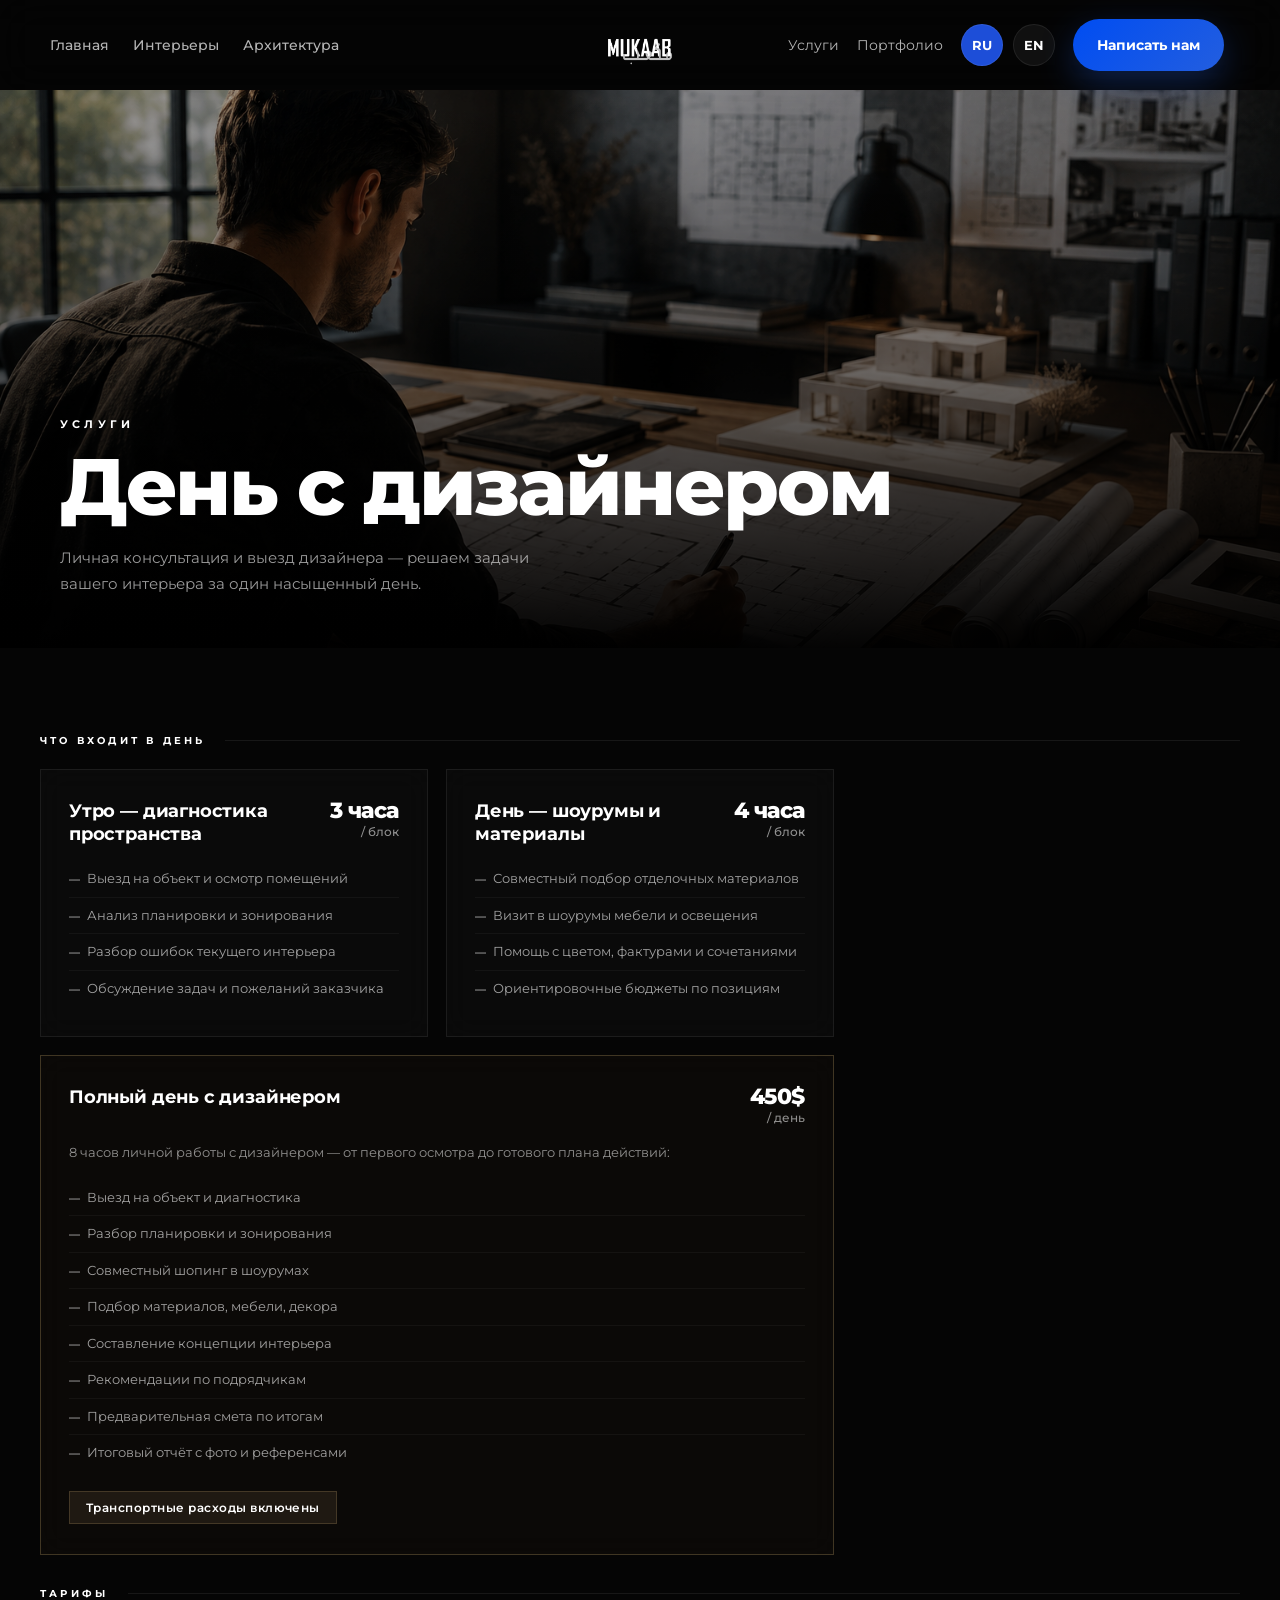
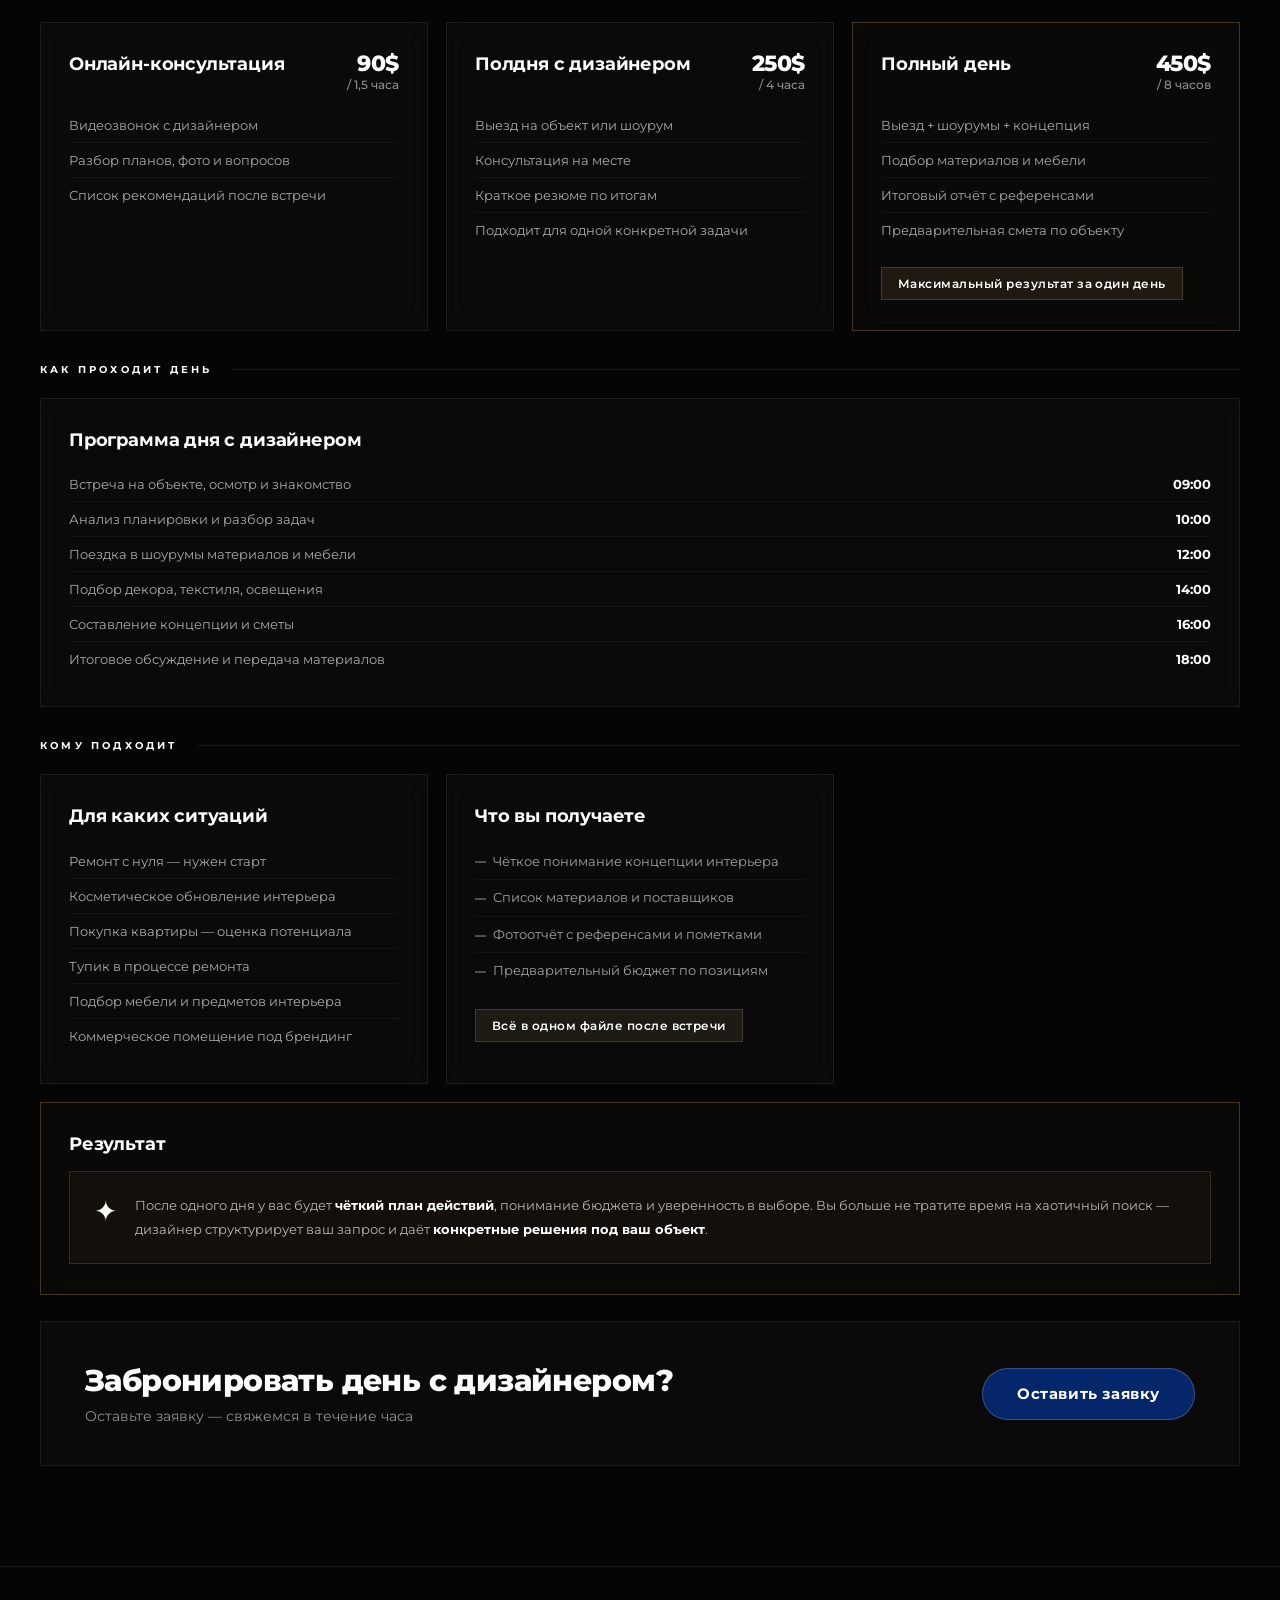
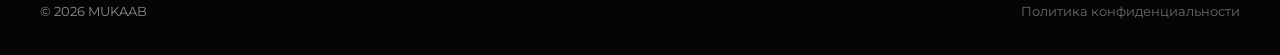
<file: designer_day.html>
<!DOCTYPE html>
<html lang="ru">
<head>

<meta charset="UTF-8">
<meta name="viewport" content="width=device-width, initial-scale=1.0">
<title>MUKAAB — День с дизайнером</title>

<link rel="preconnect" href="https://fonts.googleapis.com">
<link href="https://fonts.googleapis.com/css2?family=Montserrat:wght@300;400;500;600;700;800&display=swap" rel="stylesheet">

<link rel="stylesheet" href="designer_day.css">
</head>
<body>

<!-- ── NAVBAR ── -->
<header class="navbar" id="navbar">
    <div class="nav-left">
        <a href="mukaab.html" data-i18n="nav1">Главная</a>
        <a href="#" data-i18n="nav2">Интерьеры</a>
        <a href="#" data-i18n="nav3">Архитектура</a>
    </div>

    <a class="logo" href="mukaab.html">
        <img src="images/LOGO-2.png" alt="MUKAAB">
    </a>

    <div class="nav-right">
        <a href="services.html" data-i18n="nav4">Услуги</a>
        <a href="#" data-i18n="nav5m">Портфолио</a>
        <div class="lang-switch">
            <button onclick="setLang('ru')" id="btn-ru" class="active">RU</button>
            <button onclick="setLang('en')" id="btn-en">EN</button>
        </div>
        <div class="contact-dropdown">
            <button class="nav-cta" onclick="toggleContacts()" data-i18n="navCta">Написать нам</button>
            <div class="contact-menu" id="contactMenu">
                <a href="https://t.me/mukaab_company" target="_blank">Telegram</a>
                <a href="https://wa.me/375339161111" target="_blank">WhatsApp</a>
                <a href="mailto:mukaabcompany@gmail.com" data-i18n="navCta">Написать нам</a>
            </div>
        </div>
    </div>

    <button class="burger" id="burger" onclick="toggleMenu()" aria-label="Menu">
        <span></span><span></span><span></span>
    </button>
</header>

<!-- ── MOBILE MENU ── -->
<nav class="mobile-menu" id="mobileMenu">
    <a href="mukaab.html" data-i18n="nav1">Главная</a>
    <a href="interior-design1l" data-i18n="nav2">Интерьеры</a>
    <a href="Architecture service2.html" data-i18n="nav3">Архитектура</a>
    <a href="services.html" data-i18n="nav4">Услуги</a>
    <a href="#" data-i18n="nav5m">Портфолио</a>
    <div class="mobile-menu-lang">
        <button onclick="setLang('ru')" id="mob-btn-ru" class="active">RU</button>
        <button onclick="setLang('en')" id="mob-btn-en">EN</button>
    </div>
    <div class="mobile-contact-dropdown">
        <button class="mobile-menu-cta" onclick="toggleMobileContacts()" data-i18n="navCta">Написать нам</button>
        <div class="mobile-contact-menu" id="mobileContactMenu">
            <a href="https://t.me/mukaab_company" target="_blank">Telegram</a>
            <a href="https://wa.me/375339161111" target="_blank">WhatsApp</a>
            <a href="mailto:mukaabcompany@gmail.com" data-i18n="navCta">Написать нам</a>
        </div>
    </div>
</nav>

<!-- ── HERO ── -->
<section class="hero">
    <img src="images/62.png" class="hero-image" alt="">
    <div class="hero-overlay"></div>
    <div class="hero-content">
        <span class="hero-label" data-i18n="heroLabel">Услуги</span>
        <h1 data-i18n="title">День с дизайнером</h1>
        <p data-i18n="subtitle">Личная консультация и выезд дизайнера — решаем задачи вашего интерьера за один насыщенный день.</p>
    </div>
</section>

<!-- ── PANEL ── -->
<section class="services-panel">

    <!-- ═══ ЧТО ВКЛЮЧЕНО ═══ -->
    <div class="panel-section-label">
        <span data-i18n="sec1">Что входит в день</span>
    </div>

    <!-- Утро: диагностика -->
    <div class="service-box">
        <div class="service-top">
            <h2 data-i18n="s1h">Утро — диагностика пространства</h2>
            <div class="price-block">
                <div class="price" data-i18n="s1time">3 часа</div>
                <div class="price-sub" data-i18n="s1unit">/ блок</div>
            </div>
        </div>
        <ul>
            <li data-i18n="s1a">Выезд на объект и осмотр помещений</li>
            <li data-i18n="s1b">Анализ планировки и зонирования</li>
            <li data-i18n="s1c">Разбор ошибок текущего интерьера</li>
            <li data-i18n="s1d">Обсуждение задач и пожеланий заказчика</li>
        </ul>
    </div>

    <!-- День: магазины и материалы -->
    <div class="service-box">
        <div class="service-top">
            <h2 data-i18n="s2h">День — шоурумы и материалы</h2>
            <div class="price-block">
                <div class="price" data-i18n="s2time">4 часа</div>
                <div class="price-sub" data-i18n="s2unit">/ блок</div>
            </div>
        </div>
        <ul>
            <li data-i18n="s2a">Совместный подбор отделочных материалов</li>
            <li data-i18n="s2b">Визит в шоурумы мебели и освещения</li>
            <li data-i18n="s2c">Помощь с цветом, фактурами и сочетаниями</li>
            <li data-i18n="s2d">Ориентировочные бюджеты по позициям</li>
        </ul>
    </div>

    <!-- Итоговый пакет — wide featured -->
    <div class="service-box wide featured">
        <div class="service-top">
            <h2 data-i18n="s3h">Полный день с дизайнером</h2>
            <div class="price-block">
                <div class="price" data-i18n="s3price">450$</div>
                <div class="price-sub" data-i18n="s3unit">/ день</div>
            </div>
        </div>
        <div class="service-description">
            <p data-i18n="s3desc">8 часов личной работы с дизайнером — от первого осмотра до готового плана действий:</p>
        </div>
        <ul class="two-col-list">
            <li data-i18n="s3a">Выезд на объект и диагностика</li>
            <li data-i18n="s3b">Разбор планировки и зонирования</li>
            <li data-i18n="s3c">Совместный шопинг в шоурумах</li>
            <li data-i18n="s3d">Подбор материалов, мебели, декора</li>
            <li data-i18n="s3e">Составление концепции интерьера</li>
            <li data-i18n="s3f">Рекомендации по подрядчикам</li>
            <li data-i18n="s3g">Предварительная смета по итогам</li>
            <li data-i18n="s3h2">Итоговый отчёт с фото и референсами</li>
        </ul>
        <div class="premium-note" data-i18n="s3note">Транспортные расходы включены</div>
    </div>

    <!-- ═══ ТАРИФЫ ═══ -->
    <div class="panel-section-label">
        <span data-i18n="sec_price">Тарифы</span>
    </div>

    <!-- Онлайн-консультация -->
    <div class="service-box">
        <div class="service-top">
            <h2 data-i18n="p1h">Онлайн-консультация</h2>
            <div class="price-block">
                <div class="price" data-i18n="p1price">90$</div>
                <div class="price-sub" data-i18n="p1unit">/ 1,5 часа</div>
            </div>
        </div>
        <div class="service-text">
            <div class="row"><span data-i18n="p1a">Видеозвонок с дизайнером</span></div>
            <div class="row"><span data-i18n="p1b">Разбор планов, фото и вопросов</span></div>
            <div class="row"><span data-i18n="p1c">Список рекомендаций после встречи</span></div>
        </div>
    </div>

    <!-- Полдня -->
    <div class="service-box">
        <div class="service-top">
            <h2 data-i18n="p2h">Полдня с дизайнером</h2>
            <div class="price-block">
                <div class="price" data-i18n="p2price">250$</div>
                <div class="price-sub" data-i18n="p2unit">/ 4 часа</div>
            </div>
        </div>
        <div class="service-text">
            <div class="row"><span data-i18n="p2a">Выезд на объект или шоурум</span></div>
            <div class="row"><span data-i18n="p2b">Консультация на месте</span></div>
            <div class="row"><span data-i18n="p2c">Краткое резюме по итогам</span></div>
            <div class="row"><span data-i18n="p2d">Подходит для одной конкретной задачи</span></div>
        </div>
    </div>

    <!-- Полный день — featured -->
    <div class="service-box featured">
        <div class="service-top">
            <h2 data-i18n="p3h">Полный день</h2>
            <div class="price-block">
                <div class="price" data-i18n="p3price">450$</div>
                <div class="price-sub" data-i18n="p3unit">/ 8 часов</div>
            </div>
        </div>
        <div class="service-text">
            <div class="row"><span data-i18n="p3a">Выезд + шоурумы + концепция</span></div>
            <div class="row"><span data-i18n="p3b">Подбор материалов и мебели</span></div>
            <div class="row"><span data-i18n="p3c">Итоговый отчёт с референсами</span></div>
            <div class="row"><span data-i18n="p3d">Предварительная смета по объекту</span></div>
        </div>
        <div class="premium-note" data-i18n="p3note">Максимальный результат за один день</div>
    </div>

    <!-- ═══ КАК ПРОХОДИТ ═══ -->
    <div class="panel-section-label">
        <span data-i18n="sec2">Как проходит день</span>
    </div>

    <!-- Программа дня — full -->
    <div class="service-box full">
        <div class="service-top">
            <h2 data-i18n="steps_h">Программа дня с дизайнером</h2>
        </div>
        <div class="service-text">
            <div class="row">
                <span data-i18n="step1">Встреча на объекте, осмотр и знакомство</span>
                <span class="row-val">09:00</span>
            </div>
            <div class="row">
                <span data-i18n="step2">Анализ планировки и разбор задач</span>
                <span class="row-val">10:00</span>
            </div>
            <div class="row">
                <span data-i18n="step3">Поездка в шоурумы материалов и мебели</span>
                <span class="row-val">12:00</span>
            </div>
            <div class="row">
                <span data-i18n="step4">Подбор декора, текстиля, освещения</span>
                <span class="row-val">14:00</span>
            </div>
            <div class="row">
                <span data-i18n="step5">Составление концепции и сметы</span>
                <span class="row-val">16:00</span>
            </div>
            <div class="row">
                <span data-i18n="step6">Итоговое обсуждение и передача материалов</span>
                <span class="row-val">18:00</span>
            </div>
        </div>
    </div>

    <!-- ═══ КОМУ ПОДХОДИТ ═══ -->
    <div class="panel-section-label">
        <span data-i18n="sec3">Кому подходит</span>
    </div>

    <!-- Ситуации -->
    <div class="service-box">
        <div class="service-top">
            <h2 data-i18n="obj_h">Для каких ситуаций</h2>
        </div>
        <div class="service-text">
            <div class="row"><span data-i18n="obj1">Ремонт с нуля — нужен старт</span></div>
            <div class="row"><span data-i18n="obj2">Косметическое обновление интерьера</span></div>
            <div class="row"><span data-i18n="obj3">Покупка квартиры — оценка потенциала</span></div>
            <div class="row"><span data-i18n="obj4">Тупик в процессе ремонта</span></div>
            <div class="row"><span data-i18n="obj5">Подбор мебели и предметов интерьера</span></div>
            <div class="row"><span data-i18n="obj6">Коммерческое помещение под брендинг</span></div>
        </div>
    </div>

    <!-- Что получаете -->
    <div class="service-box">
        <div class="service-top">
            <h2 data-i18n="rep_h">Что вы получаете</h2>
        </div>
        <ul>
            <li data-i18n="rep1">Чёткое понимание концепции интерьера</li>
            <li data-i18n="rep2">Список материалов и поставщиков</li>
            <li data-i18n="rep3">Фотоотчёт с референсами и пометками</li>
            <li data-i18n="rep4">Предварительный бюджет по позициям</li>
        </ul>
        <div class="premium-note" data-i18n="rep_note">Всё в одном файле после встречи</div>
    </div>

    <!-- Результат — full featured -->
    <div class="service-box full featured">
        <div class="service-top">
            <h2 data-i18n="res_h">Результат</h2>
        </div>
        <div class="result-block">
            <div class="result-icon">✦</div>
            <p data-i18n="res_text">После одного дня у вас будет <strong>чёткий план действий</strong>, понимание бюджета и уверенность в выборе. Вы больше не тратите время на хаотичный поиск — дизайнер структурирует ваш запрос и даёт <strong>конкретные решения под ваш объект</strong>.</p>
        </div>
    </div>

    <!-- CTA -->
    <div class="cta-row">
        <div>
            <h3 data-i18n="ctah">Забронировать день с дизайнером?</h3>
            <p data-i18n="ctap">Оставьте заявку — свяжемся в течение часа</p>
        </div>
        <button class="cta-btn" data-i18n="ctabtn">Оставить заявку</button>
    </div>

</section>

<!-- ── FOOTER ── -->
<footer class="footer">
    <div>© 2026 MUKAAB</div>
    <div style="display:flex;align-items:center;gap:24px;flex-wrap:wrap;">
        
        <button onclick="openPrivacy()" style="background:none;border:none;color:rgba(255,255,255,.4);font-size:13px;cursor:pointer;font-family:'Montserrat',sans-serif;transition:.3s;padding:0;"
            onmouseover="this.style.color='#fff'" onmouseout="this.style.color='rgba(255,255,255,.4)'"
            data-i18n="privacyLink">Политика конфиденциальности</button>
    </div>
</footer>

<!-- ── PRIVACY MODAL ── -->
<div id="privacyOverlay" style="
    position:fixed;inset:0;z-index:9999;
    background:rgba(0,0,0,0.55);backdrop-filter:blur(16px);
    display:flex;justify-content:center;align-items:center;
    opacity:0;visibility:hidden;transition:.35s ease;
">
<div id="privacyModal" style="
    width:min(860px,94vw);height:min(780px,90vh);
    background:rgba(8,8,8,0.96);
    border:1px solid rgba(255,255,255,0.08);
    border-radius:4px; overflow:hidden; position:relative;
    backdrop-filter:blur(30px);
    box-shadow:0 40px 100px rgba(0,0,0,0.65),inset 0 1px 0 rgba(255,255,255,0.05);
    transform:translateY(24px) scale(.97);
    transition:.45s cubic-bezier(.19,1,.22,1);
    display:flex; flex-direction:column;
">
    <div style="padding:32px 40px 26px;border-bottom:1px solid rgba(255,255,255,0.07);background:linear-gradient(to bottom,rgba(255,255,255,.025),transparent);flex-shrink:0;">
        <div style="font-size:10px;letter-spacing:.35em;text-transform:uppercase;color:#c8a96e;font-weight:700;margin-bottom:12px;" data-i18n="pmLabel">Документ</div>
        <div style="font-size:clamp(22px,3vw,30px);font-weight:800;letter-spacing:-.02em;margin-bottom:6px;" data-i18n="pmTitle">Политика конфиденциальности</div>
        <div style="font-size:13px;color:rgba(255,255,255,.45);">© ООО «Мукааб» · mukaab.by</div>
    </div>
    <div id="pmBody" style="padding:32px 40px 40px;overflow-y:auto;flex:1;scrollbar-width:thin;scrollbar-color:rgba(255,255,255,.1) transparent;"></div>
    <button onclick="closePrivacy()" style="position:absolute;top:20px;right:20px;width:40px;height:40px;border-radius:50%;border:1px solid rgba(255,255,255,.09);background:rgba(255,255,255,.04);color:rgba(255,255,255,.6);font-size:18px;cursor:pointer;display:flex;align-items:center;justify-content:center;transition:.25s;font-family:'Montserrat',sans-serif;"
        onmouseover="this.style.transform='rotate(90deg)';this.style.background='rgba(255,255,255,.1)';this.style.color='#fff'"
        onmouseout="this.style.transform='rotate(0deg)';this.style.background='rgba(255,255,255,.04)';this.style.color='rgba(255,255,255,.6)'">✕</button>
</div>
</div>

<script src="designer_day.js"></script>
</body>
</html>
</file>
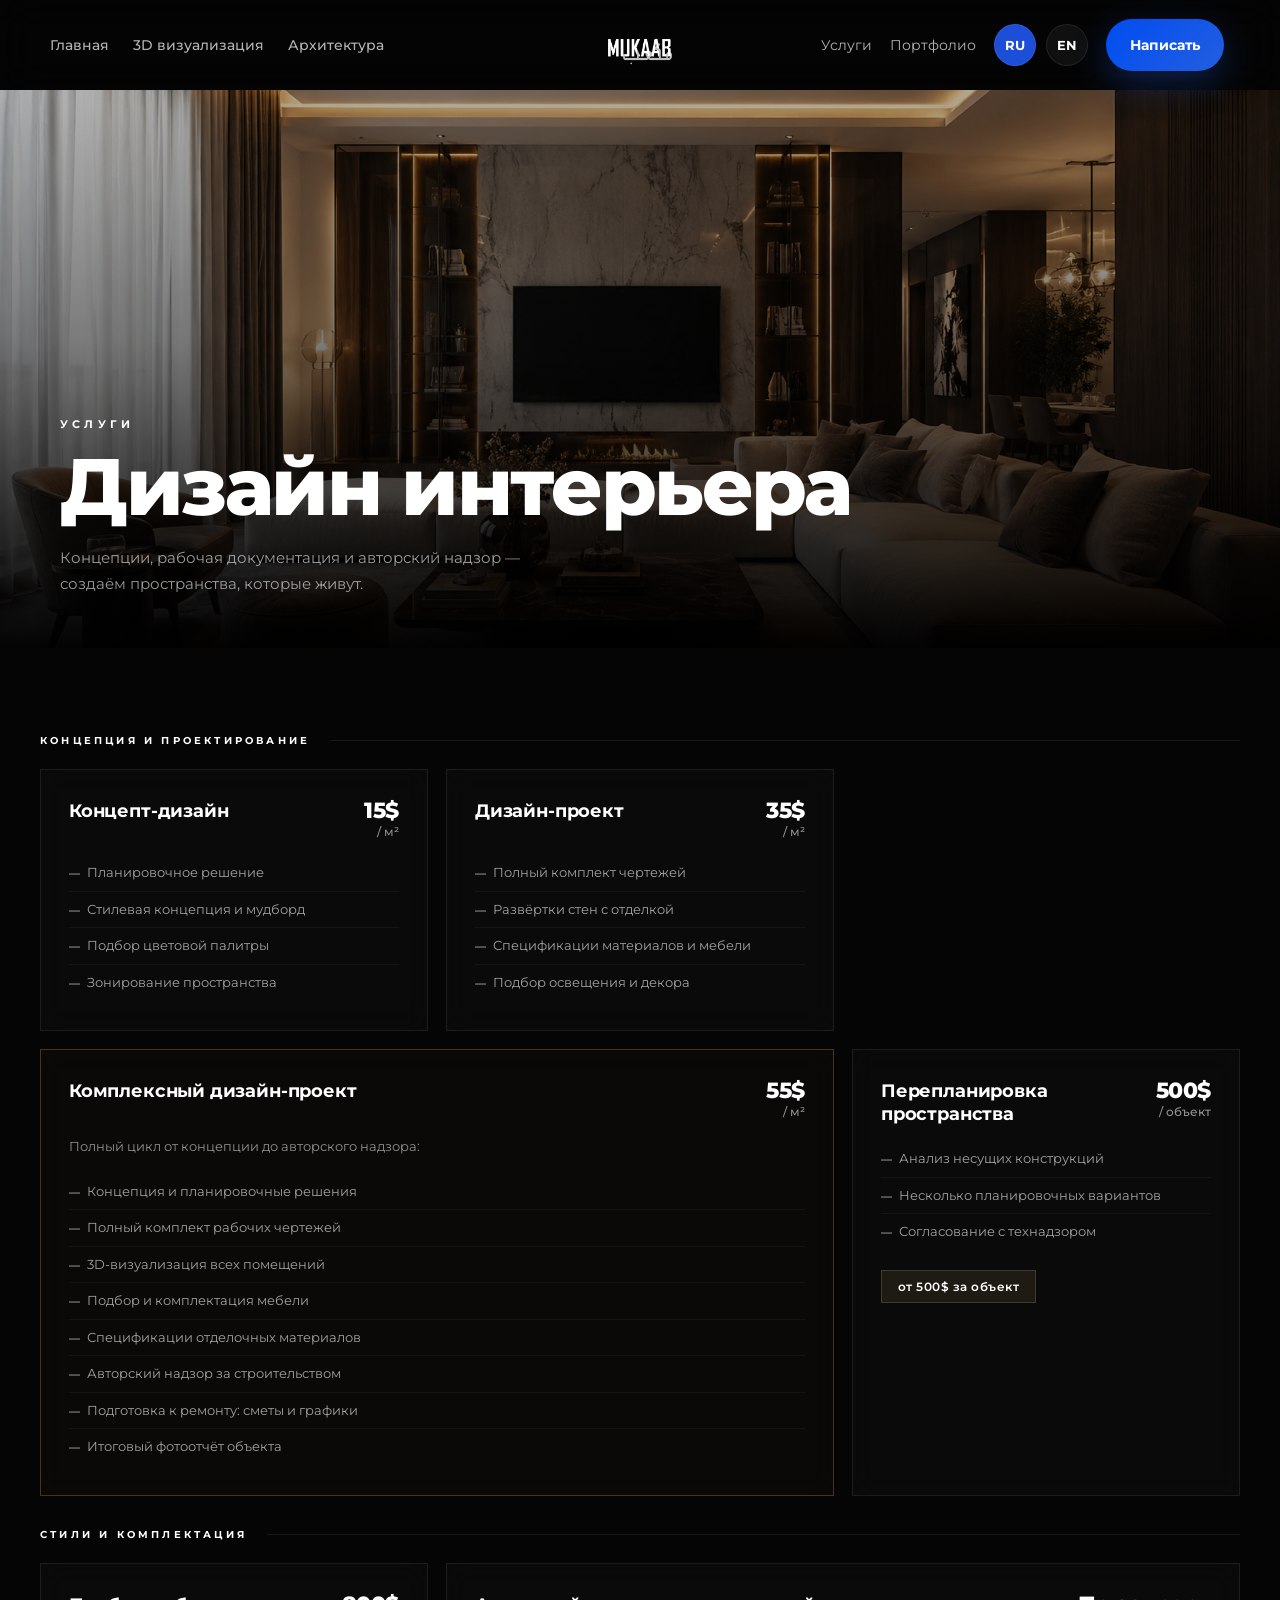
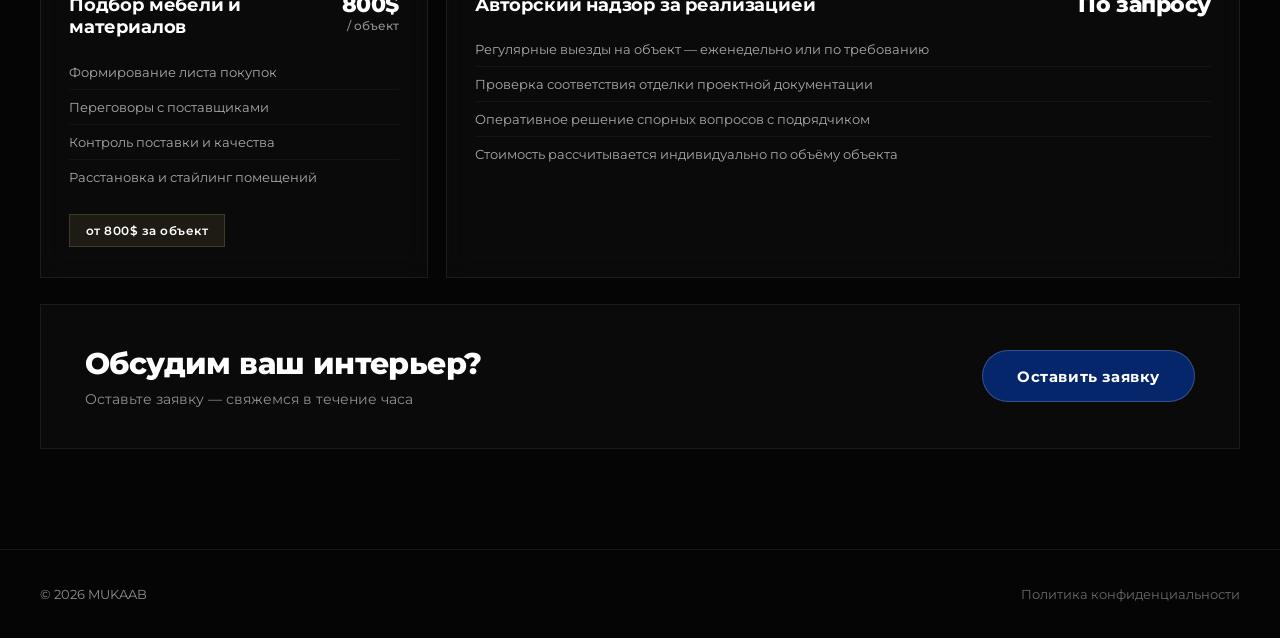
<file: interior_design.html>
<!DOCTYPE html>
<html lang="ru">
<head>

<meta charset="UTF-8">
<meta name="viewport" content="width=device-width, initial-scale=1.0">
<title>MUKAAB — Дизайн интерьера</title>

<link rel="preconnect" href="https://fonts.googleapis.com">
<link href="https://fonts.googleapis.com/css2?family=Montserrat:wght@300;400;500;600;700;800&display=swap" rel="stylesheet">

<link rel="stylesheet" href="interior_design.css">
</head>
<body>

<!-- ── NAVBAR ── -->
<header class="navbar" id="navbar">

    <!-- LEFT -->
    <div class="nav-left">
        <a href="mukaab.html" data-i18n="nav1">Главная</a>
        <a href="3d_viz3.html" data-i18n="nav2">3D
            визуализация</a>
        <a href="Architecture service2.html" data-i18n="nav3">Архитектура</a>
    </div>

    <!-- CENTER logo -->
    <a class="logo" href="mukaab.html">
        <img src="images/LOGO-2.png" alt="MUKAAB">
    </a>

    <!-- RIGHT -->
    <div class="nav-right">

        <a href="services.html" data-i18n="nav4">Услуги</a>
        <a href="#" data-i18n="nav5m">Портфолио</a>

        <div class="lang-switch">
            <button onclick="setLang('ru')" id="btn-ru" class="active">RU</button>
            <button onclick="setLang('en')" id="btn-en">EN</button>
        </div>

        <div class="contact-dropdown">
            <button class="nav-cta" onclick="toggleContacts()" data-i18n="navCta">Написать</button>
            <div class="contact-menu" id="contactMenu">
                <a href="https://t.me/mukaab_company" target="_blank">Telegram</a>
                <a href="https://wa.me/375339161111" target="_blank">WhatsApp</a>
                <a href="mailto:mukaabcompany@gmail.com">Написать нам</a>
            </div>
        </div>

    </div>

    <!-- Burger (mobile only) -->
    <button class="burger" id="burger" onclick="toggleMenu()" aria-label="Menu">
        <span></span><span></span><span></span>
    </button>

</header>

<!-- ── MOBILE MENU ── -->
<nav class="mobile-menu" id="mobileMenu">

    <a href="mukaab.html" data-i18n="nav1">Главная</a>
    <a href="3d_viz3.html" data-i18n="nav2">3D
        визуализация</a>
    <a href="Architecture service2.html" data-i18n="nav3">Архитектура</a>
    <a href="services.html" data-i18n="nav4">Услуги</a>
    <a href="#" data-i18n="nav5m">Портфолио</a>

    <div class="mobile-menu-lang">
        <button onclick="setLang('ru')" id="mob-btn-ru" class="active">RU</button>
        <button onclick="setLang('en')" id="mob-btn-en">EN</button>
    </div>

    <div class="mobile-contact-dropdown">
        <button class="mobile-menu-cta" onclick="toggleMobileContacts()" data-i18n="navCta">Написать нам</button>
        <div class="mobile-contact-menu" id="mobileContactMenu">
            <a href="https://t.me/mukaab_company" target="_blank">Telegram</a>
            <a href="https://wa.me/375339161111" target="_blank">WhatsApp</a>
            <a href="mailto:mukaabcompany@gmail.com">Написать нам</a>
        </div>
    </div>

</nav>

<!-- ── HERO ── -->
<section class="hero" style="margin-top:90px;">
    <img src="images/1.png" class="hero-image" alt="">
    <div class="hero-overlay"></div>
    <div class="hero-content">
        <span class="hero-label" data-i18n="heroLabel">Услуги</span>
        <h1 data-i18n="title">Дизайн интерьера</h1>
        <p data-i18n="subtitle">Концепции, рабочая документация и авторский надзор — создаём пространства, которые живут.</p>
    </div>
</section>

<!-- ── PANEL ── -->
<section class="services-panel">

    <!-- ═══ КОНЦЕПЦИЯ И ПРОЕКТ ═══ -->
    <div class="panel-section-label">
        <span data-i18n="sec1">Концепция и проектирование</span>
    </div>

    <!-- Концепт-дизайн -->
    <div class="service-box">
        <div class="service-top">
            <h2 data-i18n="v1h">Концепт-дизайн</h2>
            <div class="price-block">
                <div class="price">15$</div>
                <div class="price-sub" data-i18n="persqm">/ м²</div>
            </div>
        </div>
        <ul>
            <li data-i18n="v1a">Планировочное решение</li>
            <li data-i18n="v1b">Стилевая концепция и мудборд</li>
            <li data-i18n="v1c">Подбор цветовой палитры</li>
            <li data-i18n="v1d">Зонирование пространства</li>
        </ul>
    </div>

    <!-- Дизайн-проект -->
    <div class="service-box">
        <div class="service-top">
            <h2 data-i18n="v2h">Дизайн-проект</h2>
            <div class="price-block">
                <div class="price">35$</div>
                <div class="price-sub" data-i18n="persqm">/ м²</div>
            </div>
        </div>
        <ul>
            <li data-i18n="v2a">Полный комплект чертежей</li>
            <li data-i18n="v2b">Развёртки стен с отделкой</li>
            <li data-i18n="v2c">Спецификации материалов и мебели</li>
            <li data-i18n="v2d">Подбор освещения и декора</li>
        </ul>
    </div>

    <!-- Комплексный проект — wide featured -->
    <div class="service-box wide featured">
        <div class="service-top">
            <h2 data-i18n="v3h">Комплексный дизайн-проект</h2>
            <div class="price-block">
                <div class="price">55$</div>
                <div class="price-sub" data-i18n="persqm">/ м²</div>
            </div>
        </div>
        <div class="service-description">
            <p data-i18n="v3desc">Полный цикл от концепции до авторского надзора:</p>
        </div>
        <ul class="two-col-list">
            <li data-i18n="v3a">Концепция и планировочные решения</li>
            <li data-i18n="v3b">Полный комплект рабочих чертежей</li>
            <li data-i18n="v3c">3D-визуализация всех помещений</li>
            <li data-i18n="v3d">Подбор и комплектация мебели</li>
            <li data-i18n="v3e">Спецификации отделочных материалов</li>
            <li data-i18n="v3f">Авторский надзор за строительством</li>
            <li data-i18n="v3g">Подготовка к ремонту: сметы и графики</li>
            <li data-i18n="v3h2">Итоговый фотоотчёт объекта</li>
        </ul>
    </div>

    <!-- Перепланировка -->
    <div class="service-box">
        <div class="service-top">
            <h2 data-i18n="v4h">Перепланировка пространства</h2>
            <div class="price-block">
                <div class="price">500$</div>
                <div class="price-sub" data-i18n="perobj">/ объект</div>
            </div>
        </div>
        <ul>
            <li data-i18n="v4a">Анализ несущих конструкций</li>
            <li data-i18n="v4b">Несколько планировочных вариантов</li>
            <li data-i18n="v4c">Согласование с технадзором</li>
        </ul>
        <div class="premium-note" data-i18n="v4note">от 500$ за объект</div>
    </div>

    <!-- ═══ СТИЛИ И КОМПЛЕКТАЦИЯ ═══ -->
    <div class="panel-section-label">
        <span data-i18n="sec2">Стили и комплектация</span>
    </div>

    <!-- Подбор мебели и материалов -->
    <div class="service-box">
        <div class="service-top">
            <h2 data-i18n="a1h">Подбор мебели и материалов</h2>
            <div class="price-block">
                <div class="price">800$</div>
                <div class="price-sub" data-i18n="perobj">/ объект</div>
            </div>
        </div>
        <div class="service-text">
            <div class="row"><span data-i18n="a1a">Формирование листа покупок</span></div>
            <div class="row"><span data-i18n="a1b">Переговоры с поставщиками</span></div>
            <div class="row"><span data-i18n="a1c">Контроль поставки и качества</span></div>
            <div class="row"><span data-i18n="a1d">Расстановка и стайлинг помещений</span></div>
        </div>
        <div class="premium-note" data-i18n="a1note">от 800$ за объект</div>
    </div>

    <!-- Авторский надзор — wide -->
    <div class="service-box wide">
        <div class="service-top">
            <h2 data-i18n="a2h">Авторский надзор за реализацией</h2>
            <div class="price-block">
                <div class="price" data-i18n="a2price">По запросу</div>
            </div>
        </div>
        <div class="service-text">
            <div class="row"><span data-i18n="a2a">Регулярные выезды на объект — еженедельно или по требованию</span></div>
            <div class="row"><span data-i18n="a2b">Проверка соответствия отделки проектной документации</span></div>
            <div class="row"><span data-i18n="a2c">Оперативное решение спорных вопросов с подрядчиком</span></div>
            <div class="row"><span data-i18n="a2d">Стоимость рассчитывается индивидуально по объёму объекта</span></div>
        </div>
    </div>

    <!-- CTA -->
    <div class="cta-row">
        <div>
            <h3 data-i18n="ctah">Обсудим ваш интерьер?</h3>
            <p data-i18n="ctap">Оставьте заявку — свяжемся в течение часа</p>
        </div>
        <button class="cta-btn" data-i18n="ctabtn">Оставить заявку</button>
    </div>

</section>

<!-- ── FOOTER ── -->
<footer class="footer">
    <div>© 2026 MUKAAB</div>
    <div style="display:flex;align-items:center;gap:24px;flex-wrap:wrap;">
        <button onclick="openPrivacy()" style="background:none;border:none;color:rgba(255,255,255,.4);font-size:13px;cursor:pointer;font-family:'Montserrat',sans-serif;transition:.3s;padding:0;" onmouseover="this.style.color='#fff'" onmouseout="this.style.color='rgba(255,255,255,.4)'" data-i18n="privacyLink">Политика конфиденциальности</button>
    </div>
</footer>

<!-- ── PRIVACY MODAL ── -->
<div id="privacyOverlay" style="
    position:fixed;inset:0;z-index:9999;
    background:rgba(0,0,0,0.55);backdrop-filter:blur(16px);
    display:flex;justify-content:center;align-items:center;
    opacity:0;visibility:hidden;transition:.35s ease;
">
<div id="privacyModal" style="
    width:min(860px,94vw);height:min(780px,90vh);
    background:rgba(10,10,10,0.97);
    border:1px solid rgba(255,255,255,.09);
    border-radius:6px;
    display:flex;flex-direction:column;
    position:relative;
    transform:translateY(24px) scale(.97);
    transition:.35s cubic-bezier(.19,1,.22,1);
    overflow:hidden;
">
    <!-- Header -->
    <div style="padding:28px 36px 20px;border-bottom:1px solid rgba(255,255,255,.06);flex-shrink:0;">
        <div style="font-size:10px;letter-spacing:.32em;text-transform:uppercase;color:#c8a96e;font-weight:700;margin-bottom:10px;" data-i18n="pmLabel">Документ</div>
        <div style="font-size:22px;font-weight:800;letter-spacing:-.02em;" data-i18n="pmTitle">Политика конфиденциальности</div>
    </div>
    <!-- Body -->
    <div id="pmBody" style="
        flex:1;overflow-y:auto;padding:28px 36px 36px;
        scrollbar-width:thin;scrollbar-color:rgba(255,255,255,.12) transparent;
    ">
        <!-- injected by JS -->
    </div>
    <!-- Close button -->
    <button onclick="closePrivacy()" style="
        position:absolute;top:20px;right:20px;
        width:40px;height:40px;border-radius:50%;
        border:1px solid rgba(255,255,255,.09);
        background:rgba(255,255,255,.04);
        color:rgba(255,255,255,.6);font-size:18px;
        cursor:pointer;display:flex;align-items:center;justify-content:center;
        transition:.25s;font-family:'Montserrat',sans-serif;
    " onmouseover="this.style.transform='rotate(90deg)';this.style.background='rgba(255,255,255,.1)';this.style.color='#fff'"
       onmouseout="this.style.transform='rotate(0deg)';this.style.background='rgba(255,255,255,.04)';this.style.color='rgba(255,255,255,.6)'">✕</button>
</div>
</div>

<script src="interior_design.js"></script>
</body>
</html>
</file>
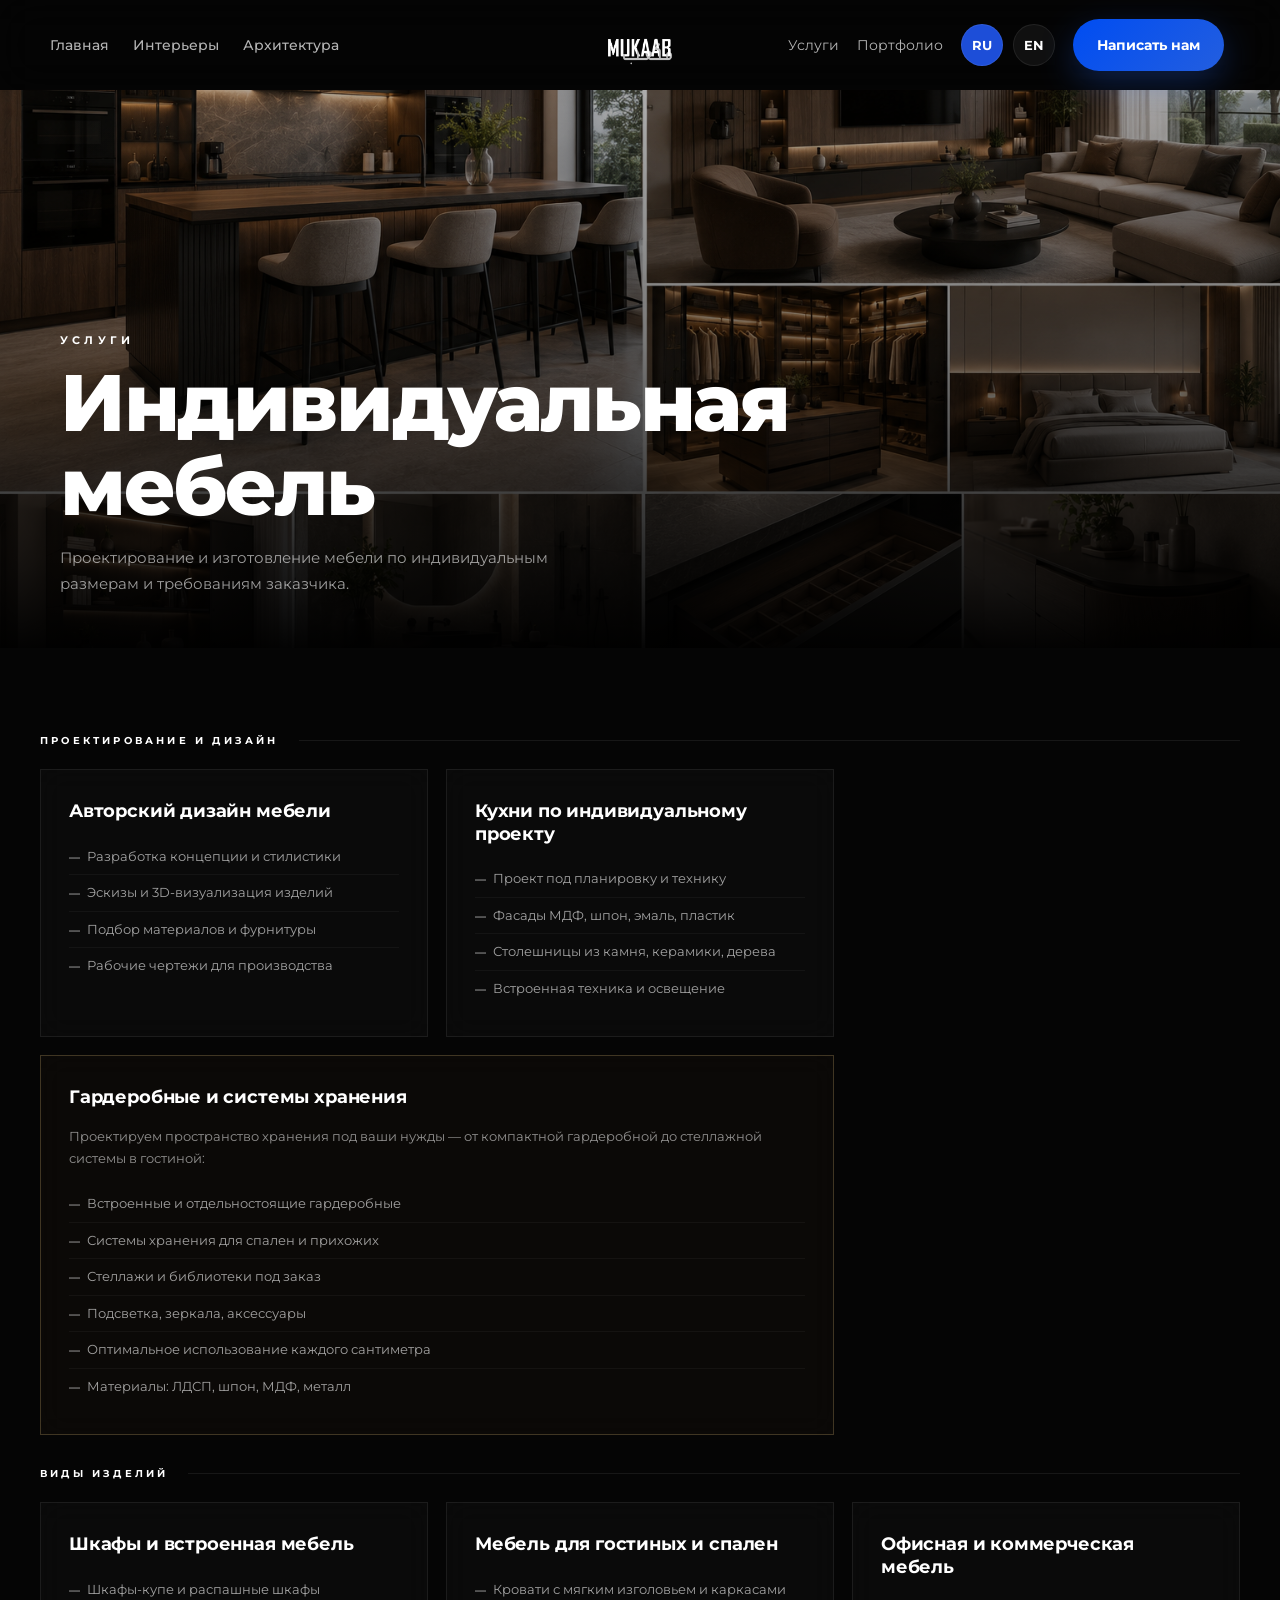
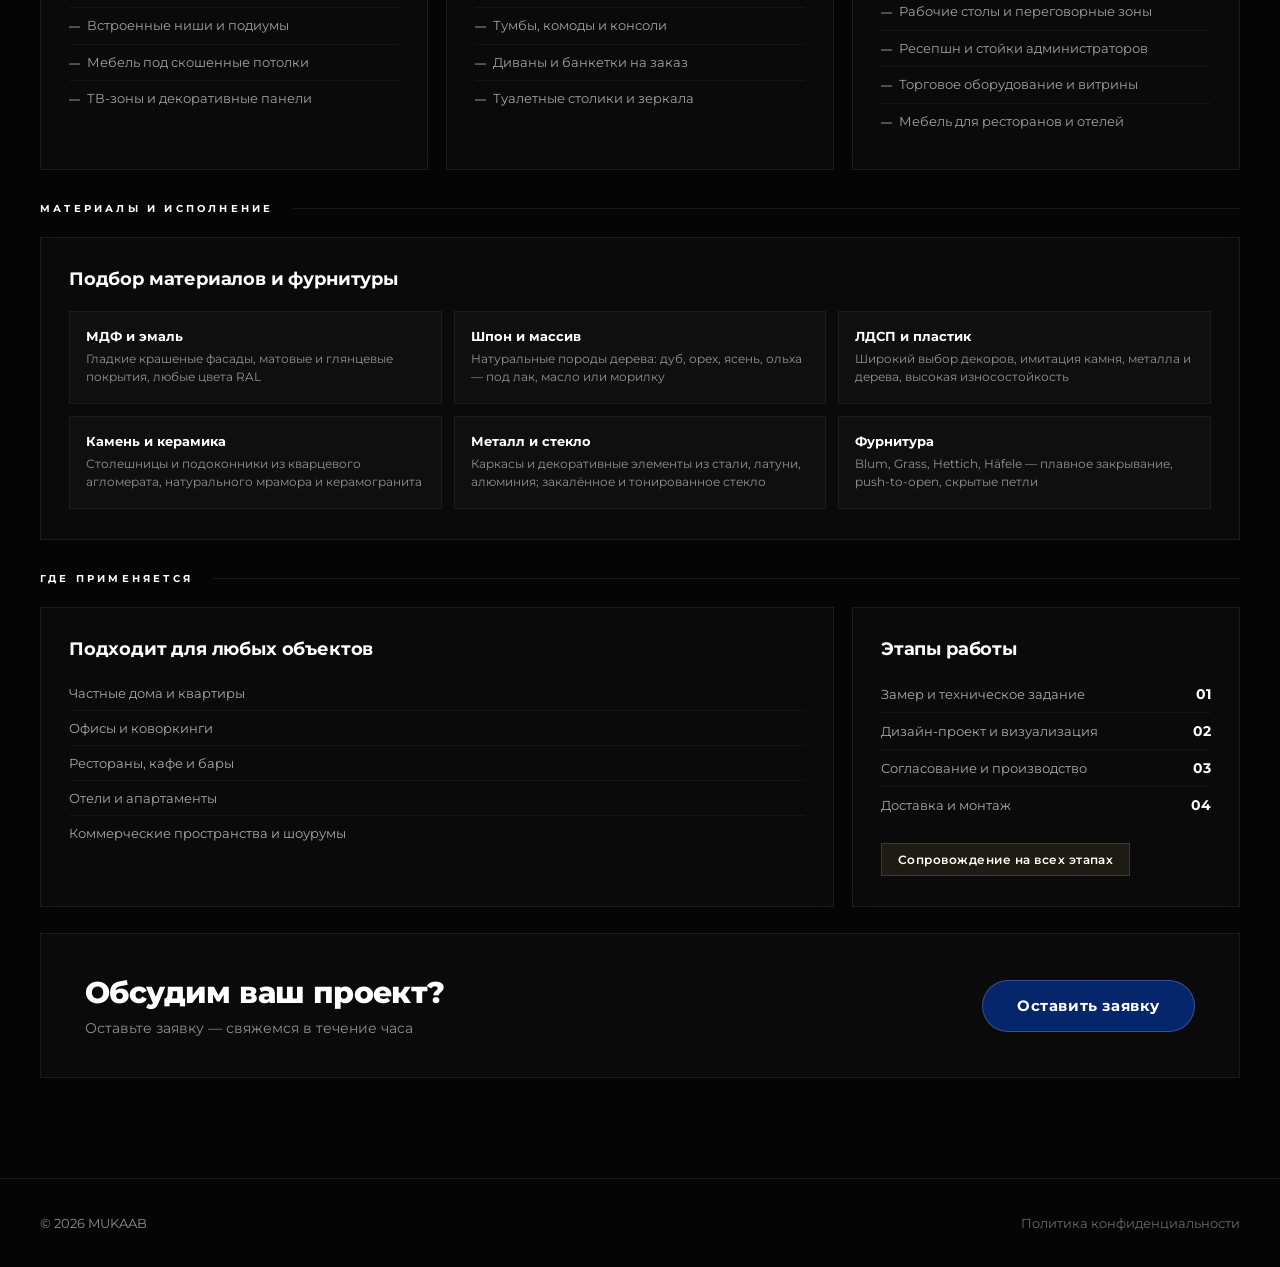
<file: mebel.html>
<!DOCTYPE html>
<html lang="ru">
<head>

<meta charset="UTF-8">
<meta name="viewport" content="width=device-width, initial-scale=1.0">
<title>MUKAAB — Индивидуальная мебель</title>

<link rel="preconnect" href="https://fonts.googleapis.com">
<link href="https://fonts.googleapis.com/css2?family=Montserrat:wght@300;400;500;600;700;800&display=swap" rel="stylesheet">

<link rel="stylesheet" href="mebel.css">
</head>
<body>

<!-- ── NAVBAR ── -->
<header class="navbar" id="navbar">

    <div class="nav-left">
        <a href="mukaab.html" data-i18n="nav1">Главная</a>
        <a href="interior-design1.html" data-i18n="nav2">Интерьеры</a>
        <a href="Architecture service2.html" data-i18n="nav3">Архитектура</a>
    </div>

    <a class="logo" href="mukaab.html">
        <img src="images/LOGO-2.png" alt="MUKAAB">
    </a>

    <div class="nav-right">
        <a href="services.html" data-i18n="nav4">Услуги</a>
        <a href="#" data-i18n="nav5m">Портфолио</a>

        <div class="lang-switch">
            <button onclick="setLang('ru')" id="btn-ru" class="active">RU</button>
            <button onclick="setLang('en')" id="btn-en">EN</button>
        </div>

        <div class="contact-dropdown">
            <button class="nav-cta" onclick="toggleContacts()" data-i18n="navCta">Написать нам</button>
            <div class="contact-menu" id="contactMenu">
                <a href="https://t.me/mukaab_company" target="_blank">Telegram</a>
                <a href="https://wa.me/375339161111" target="_blank">WhatsApp</a>
                <a href="mailto:mukaabcompany@gmail.com" data-i18n="navCta">Написать нам</a>
            </div>
        </div>
    </div>

    <button class="burger" id="burger" onclick="toggleMenu()" aria-label="Menu">
        <span></span><span></span><span></span>
    </button>

</header>

<!-- ── MOBILE MENU ── -->
<nav class="mobile-menu" id="mobileMenu">
    <a href="mukaab.html" data-i18n="nav1">Главная</a>
    <a href="interior-design1.html" data-i18n="nav2">Интерьеры</a>
    <a href="Architecture service2.html" data-i18n="nav3">Архитектура</a>
    <a href="services.html" data-i18n="nav4">Услуги</a>
    <a href="#" data-i18n="nav5m">Портфолио</a>

    <div class="mobile-menu-lang">
        <button onclick="setLang('ru')" id="mob-btn-ru" class="active">RU</button>
        <button onclick="setLang('en')" id="mob-btn-en">EN</button>
    </div>

    <div class="mobile-contact-dropdown">
        <button class="mobile-menu-cta" onclick="toggleMobileContacts()" data-i18n="navCta">Написать нам</button>
        <div class="mobile-contact-menu" id="mobileContactMenu">
            <a href="https://t.me/mukaab_company" target="_blank">Telegram</a>
            <a href="https://wa.me/375339161111" target="_blank">WhatsApp</a>
            <a href="mailto:mukaabcompany@gmail.com" data-i18n="navCta">Написать нам</a>
        </div>
    </div>
</nav>

<!-- ── HERO ── -->
<section class="hero">
    <img src="images/59.png" class="hero-image" alt="">
    <div class="hero-overlay"></div>
    <div class="hero-content">
        <span class="hero-label" data-i18n="heroLabel">Услуги</span>
        <h1 data-i18n="title">Индивидуальная<br>мебель</h1>
        <p data-i18n="subtitle">Проектирование и изготовление мебели по индивидуальным размерам и требованиям заказчика.</p>
    </div>
</section>

<!-- ── PANEL ── -->
<section class="services-panel">

    <!-- ═══ ПРОЕКТИРОВАНИЕ ═══ -->
    <div class="panel-section-label">
        <span data-i18n="sec1">Проектирование и дизайн</span>
    </div>

    <!-- Авторский дизайн -->
    <div class="service-box">
        <div class="service-top">
            <h2 data-i18n="m1h">Авторский дизайн мебели</h2>
        </div>
        <ul>
            <li data-i18n="m1a">Разработка концепции и стилистики</li>
            <li data-i18n="m1b">Эскизы и 3D-визуализация изделий</li>
            <li data-i18n="m1c">Подбор материалов и фурнитуры</li>
            <li data-i18n="m1d">Рабочие чертежи для производства</li>
        </ul>
    </div>

    <!-- Кухни -->
    <div class="service-box">
        <div class="service-top">
            <h2 data-i18n="m2h">Кухни по индивидуальному проекту</h2>
        </div>
        <ul>
            <li data-i18n="m2a">Проект под планировку и технику</li>
            <li data-i18n="m2b">Фасады МДФ, шпон, эмаль, пластик</li>
            <li data-i18n="m2c">Столешницы из камня, керамики, дерева</li>
            <li data-i18n="m2d">Встроенная техника и освещение</li>
        </ul>
    </div>

    <!-- Гардеробные — wide featured -->
    <div class="service-box wide featured">
        <div class="service-top">
            <h2 data-i18n="m3h">Гардеробные и системы хранения</h2>
        </div>
        <div class="service-description">
            <p data-i18n="m3desc">Проектируем пространство хранения под ваши нужды — от компактной гардеробной до стеллажной системы в гостиной:</p>
        </div>
        <ul class="two-col-list">
            <li data-i18n="m3a">Встроенные и отдельностоящие гардеробные</li>
            <li data-i18n="m3b">Системы хранения для спален и прихожих</li>
            <li data-i18n="m3c">Стеллажи и библиотеки под заказ</li>
            <li data-i18n="m3d">Подсветка, зеркала, аксессуары</li>
            <li data-i18n="m3e">Оптимальное использование каждого сантиметра</li>
            <li data-i18n="m3f">Материалы: ЛДСП, шпон, МДФ, металл</li>
        </ul>
    </div>

    <!-- ═══ ИЗДЕЛИЯ ═══ -->
    <div class="panel-section-label">
        <span data-i18n="sec2">Виды изделий</span>
    </div>

    <!-- Шкафы -->
    <div class="service-box">
        <div class="service-top">
            <h2 data-i18n="m4h">Шкафы и встроенная мебель</h2>
        </div>
        <ul>
            <li data-i18n="m4a">Шкафы-купе и распашные шкафы</li>
            <li data-i18n="m4b">Встроенные ниши и подиумы</li>
            <li data-i18n="m4c">Мебель под скошенные потолки</li>
            <li data-i18n="m4d">ТВ-зоны и декоративные панели</li>
        </ul>
    </div>

    <!-- Мебель для гостиных -->
    <div class="service-box">
        <div class="service-top">
            <h2 data-i18n="m5h">Мебель для гостиных и спален</h2>
        </div>
        <ul>
            <li data-i18n="m5a">Кровати с мягким изголовьем и каркасами</li>
            <li data-i18n="m5b">Тумбы, комоды и консоли</li>
            <li data-i18n="m5c">Диваны и банкетки на заказ</li>
            <li data-i18n="m5d">Туалетные столики и зеркала</li>
        </ul>
    </div>

    <!-- Офис и коммерция -->
    <div class="service-box">
        <div class="service-top">
            <h2 data-i18n="m6h">Офисная и коммерческая мебель</h2>
        </div>
        <ul>
            <li data-i18n="m6a">Рабочие столы и переговорные зоны</li>
            <li data-i18n="m6b">Ресепшн и стойки администраторов</li>
            <li data-i18n="m6c">Торговое оборудование и витрины</li>
            <li data-i18n="m6d">Мебель для ресторанов и отелей</li>
        </ul>
    </div>

    <!-- ═══ МАТЕРИАЛЫ ═══ -->
    <div class="panel-section-label">
        <span data-i18n="sec3">Материалы и исполнение</span>
    </div>

    <!-- Материалы — full -->
    <div class="service-box full">
        <div class="service-top">
            <h2 data-i18n="mat_h">Подбор материалов и фурнитуры</h2>
        </div>
        <div class="materials-grid">
            <div class="mat-item">
                <div class="mat-name" data-i18n="mat1n">МДФ и эмаль</div>
                <div class="mat-desc" data-i18n="mat1d">Гладкие крашеные фасады, матовые и глянцевые покрытия, любые цвета RAL</div>
            </div>
            <div class="mat-item">
                <div class="mat-name" data-i18n="mat2n">Шпон и массив</div>
                <div class="mat-desc" data-i18n="mat2d">Натуральные породы дерева: дуб, орех, ясень, ольха — под лак, масло или морилку</div>
            </div>
            <div class="mat-item">
                <div class="mat-name" data-i18n="mat3n">ЛДСП и пластик</div>
                <div class="mat-desc" data-i18n="mat3d">Широкий выбор декоров, имитация камня, металла и дерева, высокая износостойкость</div>
            </div>
            <div class="mat-item">
                <div class="mat-name" data-i18n="mat4n">Камень и керамика</div>
                <div class="mat-desc" data-i18n="mat4d">Столешницы и подоконники из кварцевого агломерата, натурального мрамора и керамогранита</div>
            </div>
            <div class="mat-item">
                <div class="mat-name" data-i18n="mat5n">Металл и стекло</div>
                <div class="mat-desc" data-i18n="mat5d">Каркасы и декоративные элементы из стали, латуни, алюминия; закалённое и тонированное стекло</div>
            </div>
            <div class="mat-item">
                <div class="mat-name" data-i18n="mat6n">Фурнитура</div>
                <div class="mat-desc" data-i18n="mat6d">Blum, Grass, Hettich, Häfele — плавное закрывание, push-to-open, скрытые петли</div>
            </div>
        </div>
    </div>

    <!-- ═══ ПРОЦЕСС ═══ -->
    <div class="panel-section-label">
        <span data-i18n="sec4">Где применяется</span>
    </div>

    <!-- Объекты применения — wide -->
    <div class="service-box wide">
        <div class="service-top">
            <h2 data-i18n="obj_h">Подходит для любых объектов</h2>
        </div>
        <div class="service-text">
            <div class="row"><span data-i18n="obj1">Частные дома и квартиры</span></div>
            <div class="row"><span data-i18n="obj2">Офисы и коворкинги</span></div>
            <div class="row"><span data-i18n="obj3">Рестораны, кафе и бары</span></div>
            <div class="row"><span data-i18n="obj4">Отели и апартаменты</span></div>
            <div class="row"><span data-i18n="obj5">Коммерческие пространства и шоурумы</span></div>
        </div>
    </div>

    <!-- Этапы работы -->
    <div class="service-box">
        <div class="service-top">
            <h2 data-i18n="steps_h">Этапы работы</h2>
        </div>
        <div class="service-text">
            <div class="row">
                <span data-i18n="step1">Замер и техническое задание</span>
                <span class="row-price">01</span>
            </div>
            <div class="row">
                <span data-i18n="step2">Дизайн-проект и визуализация</span>
                <span class="row-price">02</span>
            </div>
            <div class="row">
                <span data-i18n="step3">Согласование и производство</span>
                <span class="row-price">03</span>
            </div>
            <div class="row">
                <span data-i18n="step4">Доставка и монтаж</span>
                <span class="row-price">04</span>
            </div>
        </div>
        <div class="premium-note" data-i18n="steps_note">Сопровождение на всех этапах</div>
    </div>

    <!-- CTA -->
    <div class="cta-row">
        <div>
            <h3 data-i18n="ctah">Обсудим ваш проект?</h3>
            <p data-i18n="ctap">Оставьте заявку — свяжемся в течение часа</p>
        </div>
        <button class="cta-btn" data-i18n="ctabtn">Оставить заявку</button>
    </div>

</section>

<!-- ── FOOTER ── -->
<footer class="footer">
    <div>© 2026 MUKAAB</div>
    <div style="display:flex;align-items:center;gap:24px;flex-wrap:wrap;">
       
        <button onclick="openPrivacy()" style="background:none;border:none;color:rgba(255,255,255,.4);font-size:13px;cursor:pointer;font-family:'Montserrat',sans-serif;transition:.3s;padding:0;" onmouseover="this.style.color='#fff'" onmouseout="this.style.color='rgba(255,255,255,.4)'" data-i18n="privacyLink">Политика конфиденциальности</button>
    </div>
</footer>

<!-- ── PRIVACY MODAL ── -->
<div id="privacyOverlay" style="
    position:fixed;inset:0;z-index:9999;
    background:rgba(0,0,0,0.55);backdrop-filter:blur(16px);
    display:flex;justify-content:center;align-items:center;
    opacity:0;visibility:hidden;transition:.35s ease;
">
<div id="privacyModal" style="
    width:min(860px,94vw);height:min(780px,90vh);
    background:rgba(8,8,8,0.96);
    border:1px solid rgba(255,255,255,0.08);
    border-radius:4px;
    overflow:hidden;position:relative;
    backdrop-filter:blur(30px);
    box-shadow:0 40px 100px rgba(0,0,0,0.65),inset 0 1px 0 rgba(255,255,255,0.05);
    transform:translateY(24px) scale(.97);
    transition:.45s cubic-bezier(.19,1,.22,1);
    display:flex;flex-direction:column;
">
    <div style="
        padding:32px 40px 26px;
        border-bottom:1px solid rgba(255,255,255,0.07);
        background:linear-gradient(to bottom,rgba(255,255,255,.025),transparent);
        flex-shrink:0;
    ">
        <div style="font-size:10px;letter-spacing:.35em;text-transform:uppercase;color:#c8a96e;font-weight:700;margin-bottom:12px;" data-i18n="pmLabel">Документ</div>
        <div style="font-size:clamp(22px,3vw,30px);font-weight:800;letter-spacing:-.02em;margin-bottom:6px;" data-i18n="pmTitle">Политика конфиденциальности</div>
        <div style="font-size:13px;color:rgba(255,255,255,.45);">© ООО «Мукааб» · mukaab.by</div>
    </div>
    <div id="pmBody" style="padding:32px 40px 40px;overflow-y:auto;flex:1;scrollbar-width:thin;scrollbar-color:rgba(255,255,255,.1) transparent;"></div>
    <button onclick="closePrivacy()" style="
        position:absolute;top:20px;right:20px;
        width:40px;height:40px;border-radius:50%;
        border:1px solid rgba(255,255,255,.09);
        background:rgba(255,255,255,.04);
        color:rgba(255,255,255,.6);font-size:18px;
        cursor:pointer;display:flex;align-items:center;justify-content:center;
        transition:.25s;font-family:'Montserrat',sans-serif;
    " onmouseover="this.style.transform='rotate(90deg)';this.style.background='rgba(255,255,255,.1)';this.style.color='#fff'"
       onmouseout="this.style.transform='rotate(0deg)';this.style.background='rgba(255,255,255,.04)';this.style.color='rgba(255,255,255,.6)'">✕</button>
</div>
</div>

<script src="mebel.js"></script>
</body>
</html>
</file>
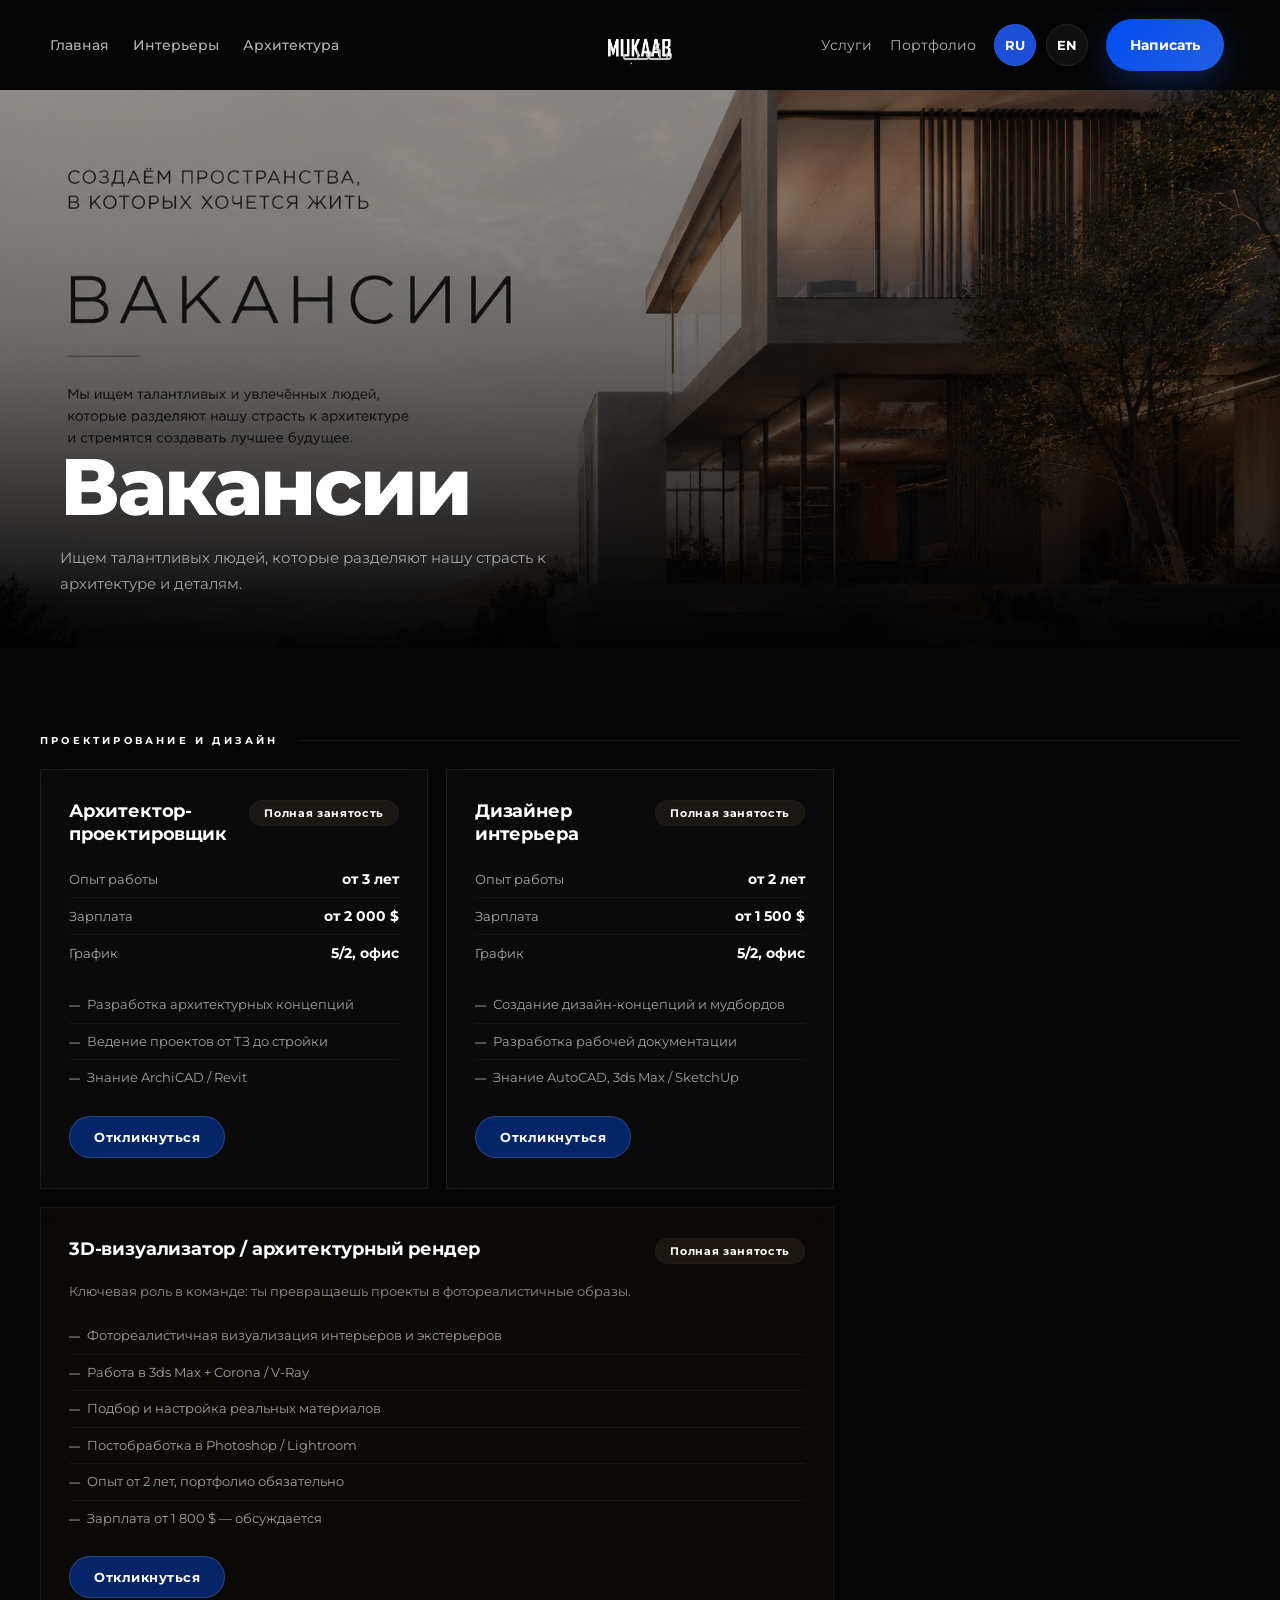
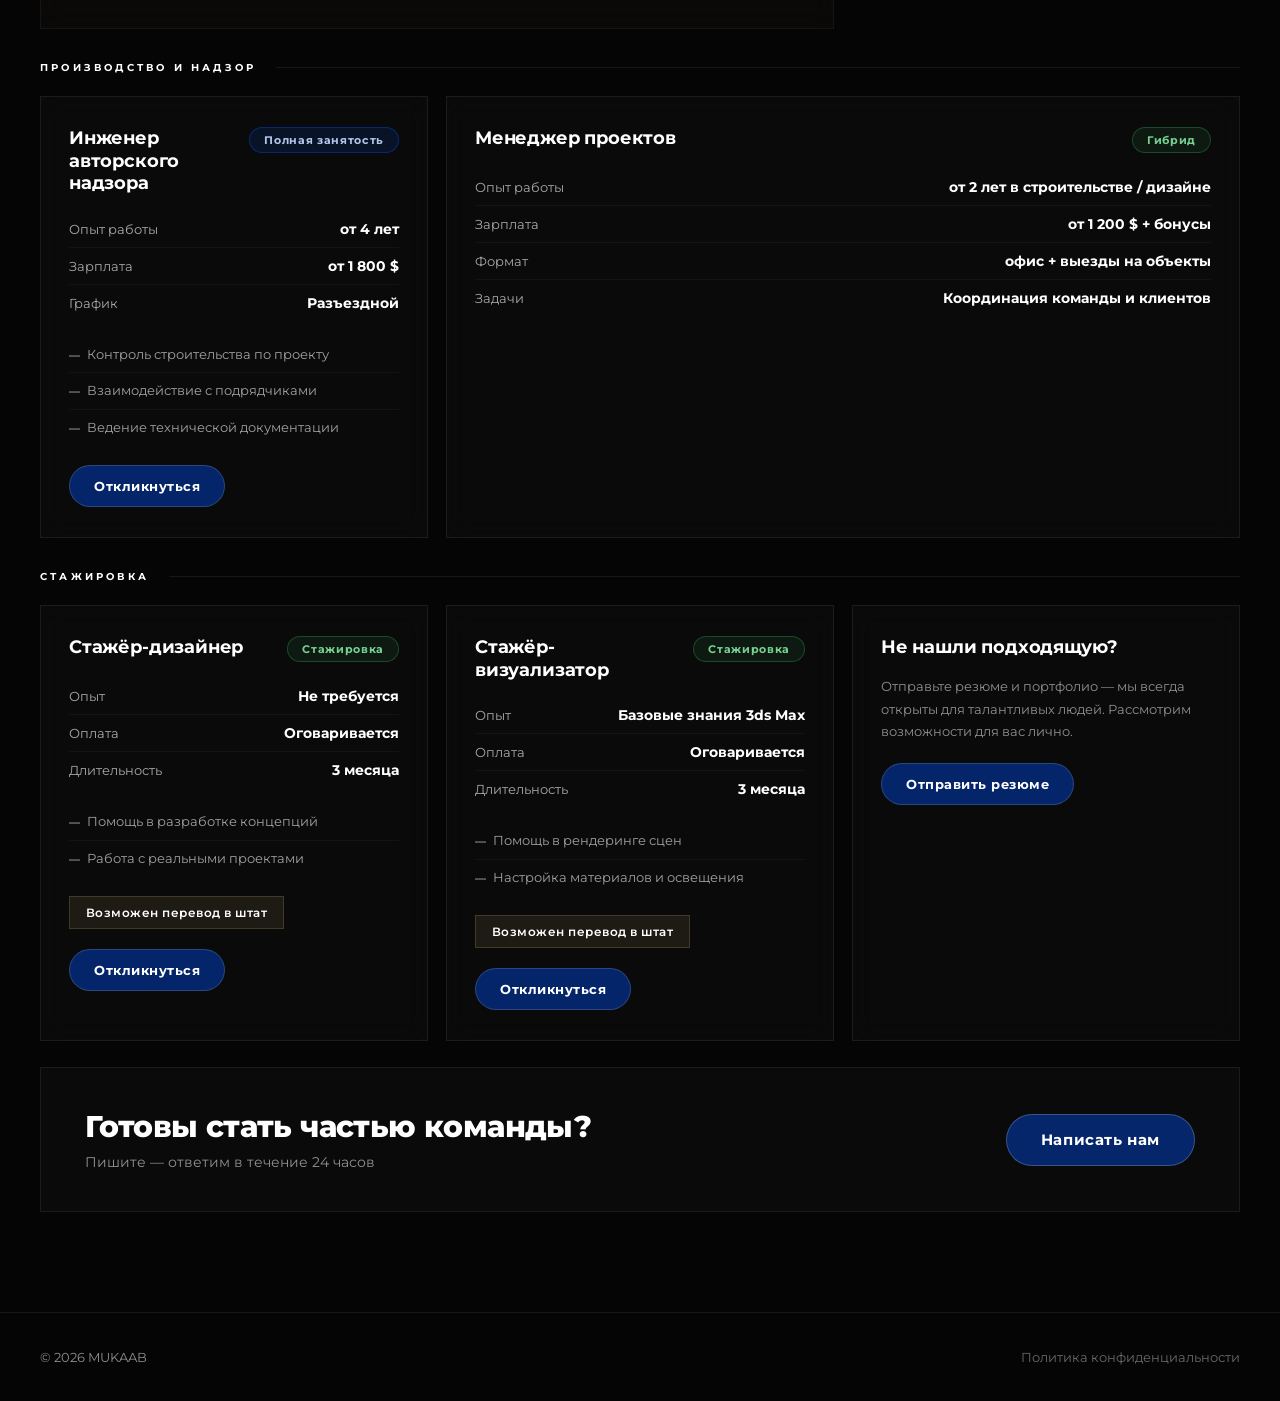
<file: vacancies (1).html>
<!DOCTYPE html>
<html lang="ru">
<head>

<meta charset="UTF-8">
<meta name="viewport" content="width=device-width, initial-scale=1.0">
<title>MUKAAB — Вакансии</title>

<link rel="preconnect" href="https://fonts.googleapis.com">
<link href="https://fonts.googleapis.com/css2?family=Montserrat:wght@300;400;500;600;700;800&display=swap" rel="stylesheet">

<link rel="stylesheet" href="vacancies.css">
</head>
<body>

<!-- ── NAVBAR ── -->
<header class="navbar" id="navbar">
    <div class="nav-left">
        <a href="mukaab.html" data-i18n="nav1">Главная</a>
        <a href="interior-design1.html" data-i18n="nav2">Интерьеры</a>
        <a href="Architecture service2.html" data-i18n="nav3">Архитектура</a>
    </div>
    <a class="logo" href="mukaab.html">
        <img src="images/LOGO-2.png" alt="">
    </a>
    <div class="nav-right">
        <a href="services.html" data-i18n="nav4">Услуги</a>
        <a href="portfolio.html" data-i18n="nav5m">Портфолио</a>
        <div class="lang-switch">
            <button onclick="setLang('ru')" id="btn-ru" class="active">RU</button>
            <button onclick="setLang('en')" id="btn-en">EN</button>
        </div>
        <div class="contact-dropdown">
            <button class="nav-cta" onclick="toggleContacts()" data-i18n="navCta">Написать</button>
            <div class="contact-menu" id="contactMenu">
                <a href="https://t.me/mukaab_company" target="_blank">Telegram</a>
                <a href="https://wa.me/375339161111" target="_blank">WhatsApp</a>
                <a href= >Написать нам</a>
            </div>
        </div>
    </div>
    <button class="burger" id="burger" onclick="toggleMenu()" aria-label="Menu">
        <span></span><span></span><span></span>
    </button>
</header>

<!-- ── MOBILE MENU ── -->
<nav class="mobile-menu" id="mobileMenu">
    <a href="mukaab.html" data-i18n="nav1">Главная</a>
    <a href="interior-design1.html" data-i18n="nav2">Интерьеры</a>
    <a href="Architecture service2.html" data-i18n="nav3">Архитектура</a>
    <a href="services.html" data-i18n="nav4">Услуги</a>
    <a href="portfolio.png" data-i18n="nav5m">О нас</a>
    <div class="mobile-menu-lang">
        <button onclick="setLang('ru')" id="mob-btn-ru" class="active">RU</button>
        <button onclick="setLang('en')" id="mob-btn-en">EN</button>
    </div>
    <div class="mobile-contact-dropdown">
        <button class="mobile-menu-cta" onclick="toggleMobileContacts()" data-i18n="navCta">Написать нам</button>
        <div class="mobile-contact-menu" id="mobileContactMenu">
            <a href="https://t.me/mukaab_company" target="_blank">Telegram</a>
            <a href="https://wa.me/375339161111" target="_blank">WhatsApp</a>
            <a href="">Написать нам</a>
        </div>
    </div>
</nav>

<!-- ── HERO ── -->
<section class="hero">
    <img src="images/vacancies.png" class="hero-image" alt="">
    <div class="hero-overlay"></div>
    <div class="hero-content">
        
        <h1 data-i18n="title">Вакансии</h1>
        <p data-i18n="subtitle">Ищем талантливых людей, которые разделяют нашу страсть к архитектуре и деталям.</p>
    </div>
</section>

<!-- ── PANEL ── -->
<section class="services-panel">

    <!-- ═══ ПРОЕКТИРОВАНИЕ ═══ -->
    <div class="panel-section-label">
        <span data-i18n="sec1">Проектирование и дизайн</span>
    </div>

    <!-- Архитектор -->
    <div class="service-box">
        <div class="service-top">
            <h2 data-i18n="j1h">Архитектор-проектировщик</h2>
            <span class="vac-badge gold" data-i18n="j1type">Полная занятость</span>
        </div>
        <div class="service-text">
            <div class="row"><span data-i18n="j1s1">Опыт работы</span><span class="row-val" data-i18n="j1v1">от 3 лет</span></div>
            <div class="row"><span data-i18n="j1s2">Зарплата</span><span class="row-val" data-i18n="j1v2">от 2 000 $</span></div>
            <div class="row"><span data-i18n="j1s3">График</span><span class="row-val" data-i18n="j1v3">5/2, офис</span></div>
        </div>
        <ul>
            <li data-i18n="j1a">Разработка архитектурных концепций</li>
            <li data-i18n="j1b">Ведение проектов от ТЗ до стройки</li>
            <li data-i18n="j1c">Знание ArchiCAD / Revit</li>
        </ul>
        <button class="vac-apply" data-i18n="applyBtn" onclick="openApply('Архитектор-проектировщик')">Откликнуться</button>
    </div>

    <!-- Дизайнер интерьера -->
    <div class="service-box">
        <div class="service-top">
            <h2 data-i18n="j2h">Дизайнер интерьера</h2>
            <span class="vac-badge gold" data-i18n="j2type">Полная занятость</span>
        </div>
        <div class="service-text">
            <div class="row"><span data-i18n="j2s1">Опыт работы</span><span class="row-val" data-i18n="j2v1">от 2 лет</span></div>
            <div class="row"><span data-i18n="j2s2">Зарплата</span><span class="row-val" data-i18n="j2v2">от 1 500 $</span></div>
            <div class="row"><span data-i18n="j2s3">График</span><span class="row-val" data-i18n="j2v3">5/2, офис</span></div>
        </div>
        <ul>
            <li data-i18n="j2a">Создание дизайн-концепций и мудбордов</li>
            <li data-i18n="j2b">Разработка рабочей документации</li>
            <li data-i18n="j2c">Знание AutoCAD, 3ds Max / SketchUp</li>
        </ul>
        <button class="vac-apply" data-i18n="applyBtn" onclick="openApply('Дизайнер интерьера')">Откликнуться</button>
    </div>

    <!-- 3D-визуализатор — featured wide -->
    <div class="service-box wide featured">
        <div class="service-top">
            <h2 data-i18n="j3h">3D-визуализатор / архитектурный рендер</h2>
            <span class="vac-badge gold" data-i18n="j3type">Полная занятость</span>
        </div>
        <div class="service-description">
            <p data-i18n="j3desc">Ключевая роль в команде: ты превращаешь проекты в фотореалистичные образы.</p>
        </div>
        <ul class="two-col-list">
            <li data-i18n="j3a">Фотореалистичная визуализация интерьеров и экстерьеров</li>
            <li data-i18n="j3b">Работа в 3ds Max + Corona / V-Ray</li>
            <li data-i18n="j3c">Подбор и настройка реальных материалов</li>
            <li data-i18n="j3d">Постобработка в Photoshop / Lightroom</li>
            <li data-i18n="j3e">Опыт от 2 лет, портфолио обязательно</li>
            <li data-i18n="j3f">Зарплата от 1 800 $ — обсуждается</li>
        </ul>
        <button class="vac-apply" data-i18n="applyBtn" onclick="openApply('3D-визуализатор')">Откликнуться</button>
    </div>

    <!-- ═══ ПРОИЗВОДСТВО И НАДЗОР ═══ -->
    <div class="panel-section-label">
        <span data-i18n="sec2">Производство и надзор</span>
    </div>

    <!-- Авторский надзор -->
    <div class="service-box">
        <div class="service-top">
            <h2 data-i18n="j4h">Инженер авторского надзора</h2>
            <span class="vac-badge" data-i18n="j4type">Полная занятость</span>
        </div>
        <div class="service-text">
            <div class="row"><span data-i18n="j4s1">Опыт работы</span><span class="row-val" data-i18n="j4v1">от 4 лет</span></div>
            <div class="row"><span data-i18n="j4s2">Зарплата</span><span class="row-val" data-i18n="j4v2">от 1 800 $</span></div>
            <div class="row"><span data-i18n="j4s3">График</span><span class="row-val" data-i18n="j4v3">Разъездной</span></div>
        </div>
        <ul>
            <li data-i18n="j4a">Контроль строительства по проекту</li>
            <li data-i18n="j4b">Взаимодействие с подрядчиками</li>
            <li data-i18n="j4c">Ведение технической документации</li>
        </ul>
        <button class="vac-apply" data-i18n="applyBtn" onclick="openApply('Инженер авторского надзора')">Откликнуться</button>
    </div>

    <!-- Менеджер проектов — wide -->
    <div class="service-box wide">
        <div class="service-top">
            <h2 data-i18n="j5h">Менеджер проектов</h2>
            <span class="vac-badge green" data-i18n="j5type">Гибрид</span>
        </div>
        <div class="service-text">
            <div class="row"><span data-i18n="j5s1">Опыт работы</span><span class="row-val" data-i18n="j5v1">от 2 лет в строительстве / дизайне</span></div>
            <div class="row"><span data-i18n="j5s2">Зарплата</span><span class="row-val" data-i18n="j5v2">от 1 200 $ + бонусы</span></div>
            <div class="row"><span data-i18n="j5s3">Формат</span><span class="row-val" data-i18n="j5v3">офис + выезды на объекты</span></div>
            <div class="row"><span data-i18n="j5s4">Задачи</span><span class="row-val" data-i18n="j5v4">Координация команды и клиентов</span></div>
        </div>
    </div>

    <!-- ═══ СТАЖИРОВКА ═══ -->
    <div class="panel-section-label">
        <span data-i18n="sec3">Стажировка</span>
    </div>

    <!-- Стажёр-дизайнер -->
    <div class="service-box">
        <div class="service-top">
            <h2 data-i18n="j6h">Стажёр-дизайнер</h2>
            <span class="vac-badge green" data-i18n="j6type">Стажировка</span>
        </div>
        <div class="service-text">
            <div class="row"><span data-i18n="j6s1">Опыт</span><span class="row-val" data-i18n="j6v1">Не требуется</span></div>
            <div class="row"><span data-i18n="j6s2">Оплата</span><span class="row-val" data-i18n="j6v2">Оговаривается</span></div>
            <div class="row"><span data-i18n="j6s3">Длительность</span><span class="row-val" data-i18n="j6v3">3 месяца</span></div>
        </div>
        <ul>
            <li data-i18n="j6a">Помощь в разработке концепций</li>
            <li data-i18n="j6b">Работа с реальными проектами</li>
        </ul>
        <div class="premium-note" data-i18n="j6note">Возможен перевод в штат</div>
        <button class="vac-apply" data-i18n="applyBtn" onclick="openApply('Стажёр-дизайнер')">Откликнуться</button>
    </div>

    <!-- Стажёр-визуализатор -->
    <div class="service-box">
        <div class="service-top">
            <h2 data-i18n="j7h">Стажёр-визуализатор</h2>
            <span class="vac-badge green" data-i18n="j7type">Стажировка</span>
        </div>
        <div class="service-text">
            <div class="row"><span data-i18n="j7s1">Опыт</span><span class="row-val" data-i18n="j7v1">Базовые знания 3ds Max</span></div>
            <div class="row"><span data-i18n="j7s2">Оплата</span><span class="row-val" data-i18n="j7v2">Оговаривается</span></div>
            <div class="row"><span data-i18n="j7s3">Длительность</span><span class="row-val" data-i18n="j7v3">3 месяца</span></div>
        </div>
        <ul>
            <li data-i18n="j7a">Помощь в рендеринге сцен</li>
            <li data-i18n="j7b">Настройка материалов и освещения</li>
        </ul>
        <div class="premium-note" data-i18n="j7note">Возможен перевод в штат</div>
        <button class="vac-apply" data-i18n="applyBtn" onclick="openApply('Стажёр-визуализатор')">Откликнуться</button>
    </div>

    <!-- Нет подходящей вакансии -->
    <div class="service-box">
        <div class="service-top">
            <h2 data-i18n="j8h">Не нашли подходящую?</h2>
        </div>
        <div class="service-description">
            <p data-i18n="j8desc">Отправьте резюме и портфолио — мы всегда открыты для талантливых людей. Рассмотрим возможности для вас лично.</p>
        </div>
        <button class="vac-apply" data-i18n="j8btn" onclick="openApply('Открытое резюме')">Отправить резюме</button>
    </div>

    <!-- CTA -->
    <div class="cta-row">
        <div>
            <h3 data-i18n="ctah">Готовы стать частью команды?</h3>
            <p data-i18n="ctap">Пишите — ответим в течение 24 часов</p>
        </div>
        <button class="cta-btn" data-i18n="ctabtn" onclick="openApply('Общий отклик')">Написать нам</button>
    </div>

</section>

<!-- ── FOOTER ── -->
<footer class="footer">
    <div>© 2026 MUKAAB</div>
    <div style="display:flex;align-items:center;gap:24px;flex-wrap:wrap;">
        <button onclick="openPrivacy()" style="background:none;border:none;color:rgba(255,255,255,.4);font-size:13px;cursor:pointer;font-family:'Montserrat',sans-serif;transition:.3s;padding:0;" onmouseover="this.style.color='#fff'" onmouseout="this.style.color='rgba(255,255,255,.4)'" data-i18n="privacyLink">Политика конфиденциальности</button>
    </div>
</footer>

<!-- ── APPLY MODAL ── -->
<div id="applyOverlay" style="
    position:fixed;inset:0;z-index:9999;
    background:rgba(0,0,0,0.60);backdrop-filter:blur(18px);
    display:flex;justify-content:center;align-items:center;
    opacity:0;visibility:hidden;transition:.35s ease;
">
<div id="applyModal" style="
    width:min(540px,94vw);
    background:rgba(10,10,10,0.97);
    border:1px solid rgba(255,255,255,.09);
    border-radius:6px;
    padding:40px 40px 36px;
    position:relative;
    transform:translateY(24px) scale(.97);
    transition:.35s cubic-bezier(.19,1,.22,1);
">
    <div id="applyLabel" style="font-size:10px;letter-spacing:.32em;text-transform:uppercase;color:#c8a96e;font-weight:700;margin-bottom:12px;">Вакансия</div>
    <div id="applyTitle" style="font-size:22px;font-weight:800;letter-spacing:-.02em;margin-bottom:28px;">—</div>

    <div style="display:flex;flex-direction:column;gap:14px;">
        <input id="aName" type="text" placeholder="Имя и фамилия" style="height:50px;background:rgba(255,255,255,.04);border:1px solid rgba(255,255,255,.09);border-radius:4px;padding:0 18px;color:#fff;font-family:'Montserrat',sans-serif;font-size:14px;outline:none;transition:border-color .3s;" onfocus="this.style.borderColor='rgba(0,81,255,.5)'" onblur="this.style.borderColor='rgba(255,255,255,.09)'">
        <input id="aContact" type="text" placeholder="Telegram / телефон / email" style="height:50px;background:rgba(255,255,255,.04);border:1px solid rgba(255,255,255,.09);border-radius:4px;padding:0 18px;color:#fff;font-family:'Montserrat',sans-serif;font-size:14px;outline:none;transition:border-color .3s;" onfocus="this.style.borderColor='rgba(0,81,255,.5)'" onblur="this.style.borderColor='rgba(255,255,255,.09)'">
        <input id="aPortfolio" type="text" placeholder="Ссылка на портфолио (необязательно)" style="height:50px;background:rgba(255,255,255,.04);border:1px solid rgba(255,255,255,.09);border-radius:4px;padding:0 18px;color:#fff;font-family:'Montserrat',sans-serif;font-size:14px;outline:none;transition:border-color .3s;" onfocus="this.style.borderColor='rgba(0,81,255,.5)'" onblur="this.style.borderColor='rgba(255,255,255,.09)'">
        <textarea id="aMessage" placeholder="Коротко о себе..." rows="3" style="background:rgba(255,255,255,.04);border:1px solid rgba(255,255,255,.09);border-radius:4px;padding:14px 18px;color:#fff;font-family:'Montserrat',sans-serif;font-size:14px;outline:none;resize:none;transition:border-color .3s;line-height:1.6;" onfocus="this.style.borderColor='rgba(0,81,255,.5)'" onblur="this.style.borderColor='rgba(255,255,255,.09)'"></textarea>
    </div>

    <div id="applyError" style="display:none;margin-top:10px;font-size:12px;color:rgba(255,100,100,.8);">Заполните имя и контакт</div>
    <div id="applySuccess" style="display:none;margin-top:10px;font-size:13px;color:rgba(130,230,160,.85);">✓ Отклик отправлен! Мы свяжемся с вами в ближайшее время.</div>

    <button onclick="submitApply()" style="
        width:100%;height:52px;margin-top:22px;border:none;border-radius:4px;
        background:linear-gradient(135deg,rgba(0,81,255,.95),rgba(37,99,235,.95));
        color:#fff;font-size:15px;font-weight:700;font-family:'Montserrat',sans-serif;
        cursor:pointer;transition:.35s;box-shadow:0 10px 30px rgba(37,99,235,.28);
        letter-spacing:.04em;
    " onmouseover="this.style.transform='translateY(-2px)'" onmouseout="this.style.transform='none'">Отправить отклик</button>

    <button onclick="closeApply()" style="
        position:absolute;top:20px;right:20px;
        width:40px;height:40px;border-radius:50%;
        border:1px solid rgba(255,255,255,.09);
        background:rgba(255,255,255,.04);
        color:rgba(255,255,255,.6);font-size:18px;
        cursor:pointer;display:flex;align-items:center;justify-content:center;
        transition:.25s;font-family:'Montserrat',sans-serif;
    " onmouseover="this.style.transform='rotate(90deg)';this.style.background='rgba(255,255,255,.1)';this.style.color='#fff'"
       onmouseout="this.style.transform='rotate(0deg)';this.style.background='rgba(255,255,255,.04)';this.style.color='rgba(255,255,255,.6)'">✕</button>
</div>
</div>

<!-- ── PRIVACY MODAL ── -->
<div id="privacyOverlay" style="
    position:fixed;inset:0;z-index:9998;
    background:rgba(0,0,0,0.55);backdrop-filter:blur(16px);
    display:flex;justify-content:center;align-items:center;
    opacity:0;visibility:hidden;transition:.35s ease;
">
<div id="privacyModal" style="
    width:min(860px,94vw);height:min(780px,90vh);
    background:rgba(10,10,10,0.97);
    border:1px solid rgba(255,255,255,.09);
    border-radius:6px;
    display:flex;flex-direction:column;
    position:relative;
    transform:translateY(24px) scale(.97);
    transition:.35s cubic-bezier(.19,1,.22,1);
    overflow:hidden;
">
    <div style="padding:28px 36px 20px;border-bottom:1px solid rgba(255,255,255,.06);flex-shrink:0;">
        <div style="font-size:10px;letter-spacing:.32em;text-transform:uppercase;color:#c8a96e;font-weight:700;margin-bottom:10px;" data-i18n="pmLabel">Документ</div>
        <div style="font-size:22px;font-weight:800;letter-spacing:-.02em;" data-i18n="pmTitle">Политика конфиденциальности</div>
    </div>
    <div id="pmBody" style="flex:1;overflow-y:auto;padding:28px 36px 36px;scrollbar-width:thin;scrollbar-color:rgba(255,255,255,.12) transparent;"></div>
    <button onclick="closePrivacy()" style="position:absolute;top:20px;right:20px;width:40px;height:40px;border-radius:50%;border:1px solid rgba(255,255,255,.09);background:rgba(255,255,255,.04);color:rgba(255,255,255,.6);font-size:18px;cursor:pointer;display:flex;align-items:center;justify-content:center;transition:.25s;font-family:'Montserrat',sans-serif;"
    onmouseover="this.style.transform='rotate(90deg)';this.style.background='rgba(255,255,255,.1)';this.style.color='#fff'"
    onmouseout="this.style.transform='rotate(0deg)';this.style.background='rgba(255,255,255,.04)';this.style.color='rgba(255,255,255,.6)'">✕</button>
</div>
</div>

<script src="vacancies.js"></script>
</body>
</html>
</file>
<file: 3d_viz.css>
/* ─── RESET ─── */
        *, *::before, *::after {
            margin: 0;
            padding: 0;
            box-sizing: border-box;
        }

        :root {
            --gold: #ffffff;
            --blue: rgba(0, 81, 255, 0.40);
            --blue-h: #2601faaf;
            --border: rgba(255,255,255,0.07);
            --muted: rgba(255,255,255,0.55);
        }

        body {
            background: #050505;
            color: #fff;
            font-family: 'Montserrat', sans-serif;
            overflow-x: hidden;
            padding-top: 90px;
        }

        img { width: 100%; display: block; }
        a { text-decoration: none; color: inherit; }

        /* ─── NAVBAR ─── */
        /* RESET */

        *{
            margin:0;
            padding:0;
            box-sizing:border-box;
        }

        body{

            background:#050505;

            color:#fff;

            font-family:'Montserrat',sans-serif;

            overflow-x:hidden;
        }

        /* NAVBAR */

        .navbar{

            position:fixed;

            top:0;
            left:0;

            width:100%;

            height:90px;

            padding:0 50px;

            display:flex;

            align-items:center;

            justify-content:space-between;

            z-index:99999;

            background:rgba(0, 0, 0, 0.185);

            backdrop-filter:blur(20px);

            border-bottom:1px solid rgba(22, 15, 15, 0.103);
        }

        /* LEFT */

        .nav-left{

            display:flex;

            gap:24px;
        }

        .nav-left a{

            color:#fff;

            text-decoration:none;

            font-size:14px;

            font-weight:500;

            opacity:0.7;

            transition:0.3s;
        }

        .nav-left a:hover{

            opacity:1;
        }

        /* LOGO */

        .logo{

            position:absolute;

            left:50%;

            transform:translateX(-50%);
        }

        .logo img{

            width:140px;

            height:auto;

            display:block;

            object-fit:contain;
        }

        /* RIGHT */

        .nav-right{
            display:flex;
            align-items:center;
            gap:18px;
            flex-shrink:0;
            margin-right:6px;
        }
        .nav-right a{

            color:#fff;

            text-decoration:none;

            font-size:14px;

            opacity:0.7;
        }

        /* LANG */

        .lang-switch{

            display:flex;

            gap:10px;
        }

        .lang-switch button{

            width:42px;

            height:42px;

            border-radius:50%;

            border:1px solid rgba(255,255,255,0.08);

            background:rgba(255,255,255,0.05);

            color:#ffffff;

            cursor:pointer;

            transition:0.3s;
        }

        .lang-switch button.active{

            background:#1d4ed8;
        }

        /* CTA BUTTON */

        .nav-cta{

            height:52px;

            padding:0 24px;

            border:none;

            border-radius:999px;

            background:linear-gradient(
            135deg,
            rgba(0,81,255,.95),
            rgba(37,99,235,.95)
            );

            color:#fff;

            font-size:14px;

            font-weight:700;

            font-family:'Montserrat',sans-serif;

            display:flex;

            align-items:center;

            justify-content:center;

            cursor:pointer;

            transition:.35s;

            white-space:nowrap;

            box-shadow:
            0 12px 35px rgba(37,99,235,.30);
        }

        .nav-cta:hover{

            transform:translateY(-2px);

            box-shadow:
            0 18px 45px rgba(37,99,235,.45);

            background:linear-gradient(
            135deg,
            #2563eb,
            #3b82f6
            );
        }
        /* MENU */

        .contact-menu{

            position:absolute;

            top:65px;
            right:0;

            width:220px;

            padding:12px;

            border-radius:22px;

            background:rgba(10,10,10,.96);

            backdrop-filter:blur(20px);

            border:1px solid rgba(255,255,255,.08);

            display:flex;

            flex-direction:column;

            gap:8px;

            opacity:0;  

            visibility:hidden;

            transform:translateY(10px);

            transition:.35s;

            z-index:999;
        }
        .mobile-menu-cta{

            width:100%;

            height:54px;

            margin-top:18px;

            border:none;

            border-radius:18px;

            background:linear-gradient(
            135deg,
            rgba(0,81,255,.95),
            rgba(37,99,235,.95)
            );

            color:#fff;

            font-size:15px;

            font-weight:700;

            font-family:'Montserrat',sans-serif;

            cursor:pointer;

            transition:.35s;

            display:flex;

            align-items:center;

            justify-content:center;

            box-shadow:
            0 10px 30px rgba(37,99,235,.28);

        }

        .mobile-menu-cta:hover{

            transform:translateY(-2px);

            box-shadow:
            0 18px 40px rgba(37,99,235,.42);

        }
       
        
        .mobile-menu-cta{
        
            width:100%;
        
            height:56px;
        
            margin-top:18px;
        
            border:none;
        
            border-radius:18px;
        
            background:linear-gradient(
                135deg,
                rgba(0,81,255,.95),
                rgba(37,99,235,.95)
            );
        
            color:#fff;
        
            font-size:15px;
        
            font-weight:700;
        
            cursor:pointer;
        
        }.mobile-contact-dropdown{

            position:relative;
        
            margin-top:18px;
        }
        
        .mobile-contact-menu{
        
            display:flex;
            flex-direction:column;
        
            gap:8px;
        
            margin-top:12px;
        
            opacity:0;
            visibility:hidden;
        
            max-height:0;
        
            overflow:hidden;
        
            transition:.35s ease;
        }
        
        .contact-menu.active{

            opacity:1;
            visibility:visible;
            transform:translateY(0);
        
        }
        .mobile-contact-menu.active{
        
            opacity:1;
            visibility:visible;
        
            max-height:300px;
        }
        
        .mobile-contact-menu a{
        
            height:52px;
        
            border-radius:16px;
        
            background:rgba(255,255,255,.04);
        
            border:1px solid rgba(255,255,255,.06);
        
            display:flex;
            align-items:center;
            justify-content:center;
        
            color:#fff;
        
            font-size:14px;
            font-weight:600;
        
            transition:.3s;
        }
        
        .mobile-menu-cta,
        .mobile-contact-menu a{
        
            display:flex;
        
            align-items:center;
        
            justify-content:center;
        
            text-align:center;
        
            width:100%;
        }
        .mobile-contact-dropdown{

    position:relative;

    margin-top:18px;
}

.mobile-contact-menu{

    display:flex;
    flex-direction:column;

    gap:8px;

    margin-top:12px;

    opacity:0;
    visibility:hidden;

    max-height:0;

    overflow:hidden;

    transition:.35s ease;
}

.mobile-contact-menu.active{

    opacity:1;
    visibility:visible;

    max-height:300px;
}

.mobile-contact-menu a{

    height:52px;

    border-radius:16px;

    background:rgba(255,255,255,.04);

    border:1px solid rgba(255,255,255,.06);

    display:flex;
    align-items:center;
    justify-content:center;

    color:#fff;

    font-size:14px;
    font-weight:600;

    transition:.3s;
}

.mobile-contact-menu a:hover{

    background:rgba(0,81,255,.18);

    border-color:rgba(0,81,255,.28);

    transform:translateY(-2px);
}
        
        .mobile-menu-cta:hover{
        
            transform:translateY(-2px);
        
            box-shadow:0 15px 35px rgba(37,99,235,.35);
        }
        /* LINKS */

        .contact-menu a{

            height:50px;

            border-radius:14px;

            display:flex;

            align-items:center;

            padding:0 18px;

            background:rgba(255,255,255,.03);

            color:#fff;

            text-decoration:none;

            font-size:14px;

            font-weight:600;

            transition:.3s;
        }

        .contact-menu a:hover{

            background:rgba(0,81,255,.22);

            transform:translateX(4px);
        }

        /* HERO */

        .hero{

            position:relative;

            height:100vh;

            overflow:hidden;
        }

        /* HERO IMAGE */

        .hero-image{

            position:absolute;

            inset:0;

            width:100%;

            height:100%;

            object-fit:cover;

            z-index:-2;
        }

        /* OVERLAY */

        .hero-overlay{

            position:absolute;

            inset:0;

            background:
            linear-gradient(
            to bottom,
            rgba(0,0,0,0.45),
            rgba(0,0,0,0.88));
        }

        /* CONTENT */

        .hero-content{

            position:absolute;

            left:90px;

            bottom:120px;

            z-index:10;
        }

        .hero-back{

            margin-bottom:30px;

            color:rgba(255,255,255,0.6);

            font-size:14px;
        }

        .hero-label{

            color:#ffffff;

            letter-spacing:0.35em;

            font-size:12px;

            font-weight:700;
        }

        .hero-content h1{

            margin-top:20px;

            font-size:96px;

            line-height:0.95;

            font-weight:800;
        }

        .hero-content p{

            margin-top:26px;

            max-width:680px;

            color:rgba(255,255,255,0.7);

            line-height:1.9;

            font-size:18px;
        }
        .mobile-contact-dropdown{

            position:relative;

            margin-top:18px;
        }

        .mobile-contact-menu{

            display:flex;
            flex-direction:column;
            gap:8px;

            margin-top:12px;

            opacity:0;
            visibility:hidden;

            max-height:0;

            overflow:hidden;

            transition:.35s ease;
        }

        .mobile-contact-menu.active{

            opacity:1;
            visibility:visible;

            max-height:300px;
        }

        .mobile-contact-menu a{

            height:52px;

            border-radius:16px;

            background:rgba(255,255,255,.04);

            border:1px solid rgba(255,255,255,.06);

            display:flex;
            align-items:center;
            justify-content:center;

            color:#fff;

            font-size:14px;
            font-weight:600;

            transition:.3s;
        }

        .mobile-contact-menu a:hover{

            background:rgba(0,81,255,.18);

            border-color:rgba(0,81,255,.28);
        }

        /* MOBILE */

        @media(max-width:1000px){

            .navbar{

                padding:0 20px;
            }

            .nav-left{

                display:none;
            }

            .nav-right a{

                display:none;
            }

            .logo img{

                width:130px;
            }

            .hero-content{

                left:24px;
                right:24px;
                bottom:80px;
            }

            .hero-content h1{

                font-size:56px;
            }

            .hero-content p{

                font-size:15px;
            }

        }
        /* ─── HERO ─── */
        .hero {
            position: relative;
            height: 62vh;
            min-height: 380px;
            overflow: hidden;
        }

        .hero-image {
            position: absolute;
            inset: 0;
            width: 100%;
            height: 100%;
            object-fit: cover;
            filter: brightness(.70);
            transition: transform 8s ease;
        }
        .hero:hover .hero-image { transform: scale(1.04); }

        .hero-overlay {
            position: absolute;
            inset: 0;
            background: linear-gradient(
                to top,
                rgba(0,0,0,.97) 0%,
                rgba(0,0,0,.30) 55%,
                transparent 100%
            );
        }

        .hero-content {
            position: absolute;
            bottom: 52px;
            left: 60px;
            z-index: 2;
        }

        .hero-label {
            display: block;
            font-size: 11px;
            letter-spacing: .38em;
            text-transform: uppercase;
            color: var(--gold);
            font-weight: 700;
            margin-bottom: 14px;
        }

        .hero-content h1 {
            font-size: clamp(40px, 6.5vw, 80px);
            font-weight: 800;
            letter-spacing: -.03em;
            line-height: 1.05;
            margin-bottom: 16px;
        }

        .hero-content p {
            font-size: 15px;
            color: rgba(255,255,255,.60);
            max-width: 500px;
            line-height: 1.7;
        }

        .hero-back {
            margin-bottom: 20px;
        }

        /* ─── SERVICES PANEL ─── */
        .services-panel {
            max-width: 1320px;
            margin: 0 auto;
            padding: 72px 40px 100px;
            display: grid;
            grid-template-columns: repeat(3, 1fr);
            gap: 18px;
        }

        /* section headings inside panel */
        .panel-section-label {
            grid-column: 1 / -1;
            display: flex;
            align-items: center;
            gap: 20px;
            margin-top: 14px;
            margin-bottom: 4px;
        }

        .panel-section-label span {
            font-size: 10px;
            letter-spacing: .32em;
            text-transform: uppercase;
            color: var(--gold);
            font-weight: 700;
            white-space: nowrap;
        }

        .panel-section-label::after {
            content: '';
            flex: 1;
            height: 1px;
            background: rgba(255,255,255,.07);
        }

        /* ─── GLASS CARD ─── */
        .service-box {
            padding: 30px 28px;
            border: 1px solid rgba(255,255,255,0.07);
            background: rgba(255,255,255,0.025);
            backdrop-filter: blur(14px);
            transition: border-color .4s, background .4s;
            display: flex;
            flex-direction: column;
            gap: 16px;
        }

        .service-box:hover {
            border-color: rgba(0,81,255,.30);
            background: rgba(0,81,255,.04);
        }

        .service-box.featured {
            border-color: rgba(200,169,110,.28);
            background: rgba(200,169,110,.03);
        }
        .service-box.featured:hover {
            border-color: rgba(255, 255, 255, 0.55);
            background: rgba(200,169,110,.07);
        }

        /* wide = 2 columns */
        .service-box.wide {
            grid-column: span 2;
        }

        /* full width */
        .service-box.full {
            grid-column: 1 / -1;
        }

        /* ─── CARD INNER ─── */
        .service-top {
            display: flex;
            align-items: flex-start;
            justify-content: space-between;
            gap: 16px;
        }

        .service-top h2 {
            font-size: 18px;
            font-weight: 700;
            line-height: 1.25;
            letter-spacing: -.01em;
        }

        .price {
            font-size: 22px;
            font-weight: 800;
            letter-spacing: -.02em;
            color: #fff;
            white-space: nowrap;
            line-height: 1;
        }

        .price-sub {
            font-size: 12px;
            color: var(--muted);
            font-weight: 500;
            margin-top: 2px;
            white-space: nowrap;
        }

        .price-block {
            text-align: right;
            flex-shrink: 0;
        }

        /* list */
        .service-box ul {
            list-style: none;
            display: flex;
            flex-direction: column;
            gap: 0;
        }

        .service-box ul li {
            font-size: 13px;
            color: rgba(255,255,255,.62);
            padding: 8px 0 8px 18px;
            position: relative;
            border-bottom: 1px solid rgba(255,255,255,.04);
            line-height: 1.5;
        }
        .service-box ul li:last-child { border-bottom: none; }

        .service-box ul li::before {
            content: '—';
            position: absolute;
            left: 0;
            color: var(--gold);
            font-size: 11px;
            top: 10px;
        }

        /* description text */
        .service-text p,
        .service-description p {
            font-size: 13px;
            color: var(--muted);
            line-height: 1.75;
        }

        .service-text .row {
            display: flex;
            justify-content: space-between;
            align-items: center;
            padding: 9px 0;
            border-bottom: 1px solid rgba(255,255,255,.04);
            font-size: 13px;
            color: rgba(255,255,255,.65);
        }
        .service-text .row:last-child { border-bottom: none; }
        .service-text .row .row-price {
            font-weight: 700;
            color: #fff;
            font-size: 14px;
            white-space: nowrap;
        }

        /* note badge */
        .premium-note {
            display: inline-block;
            padding: 8px 16px;
            background: rgba(200,169,110,.10);
            border: 1px solid rgba(200,169,110,.22);
            color: var(--gold);
            font-size: 12px;
            font-weight: 600;
            letter-spacing: .04em;
            margin-top: 4px;
            align-self: flex-start;
        }

        /* materials grid */
        .materials-grid {
            display: grid;
            grid-template-columns: repeat(3, 1fr);
            gap: 12px;
            margin-top: 4px;
        }

        .mat-item {
            padding: 16px;
            border: 1px solid rgba(255,255,255,.06);
            background: rgba(255,255,255,.02);
        }

        .mat-name {
            font-size: 13px;
            font-weight: 700;
            color: #fff;
            margin-bottom: 6px;
        }

        .mat-desc {
            font-size: 12px;
            color: var(--muted);
            line-height: 1.55;
        }

        /* two-col list */
        .two-col-list {
            display: grid;
            grid-template-columns: 1fr 1fr;
            gap: 0;
        }

        /* ─── CTA ─── */
        .cta-row {
            grid-column: 1 / -1;
            display: flex;
            align-items: center;
            justify-content: space-between;
            gap: 24px;
            padding: 40px 44px;
            border: 1px solid rgba(255,255,255,.07);
            background: rgba(255,255,255,.02);
            flex-wrap: wrap;
            margin-top: 8px;
        }

        .cta-row h3 {
            font-size: clamp(20px, 2.8vw, 30px);
            font-weight: 800;
            letter-spacing: -.02em;
            margin-bottom: 8px;
        }

        .cta-row p {
            font-size: 14px;
            color: var(--muted);
        }

        .cta-btn {
            height: 52px;
            padding: 0 34px;
            border-radius: 50px;
            background: var(--blue);
            border: 1px solid rgba(255,255,255,.20);
            color: #fff;
            font-size: 15px;
            font-family: 'Montserrat', sans-serif;
            font-weight: 700;
            cursor: pointer;
            transition: .4s;
            white-space: nowrap;
            letter-spacing: .04em;
        }
        .cta-btn:hover { background: var(--blue-h); }

        /* ─── FOOTER ─── */
        .footer {
            padding: 36px 40px;
            border-top: 1px solid rgba(255,255,255,.07);
            display: flex;
            justify-content: space-between;
            align-items: center;
            font-size: 13px;
            color: var(--muted);
            flex-wrap: wrap;
            gap: 12px;
        }

        /* ─── HAMBURGER ─── */
        .burger {
            display: none;
            flex-direction: column;
            justify-content: center;
            align-items: center;
            gap: 5px;
            width: 42px;
            height: 42px;
            border-radius: 50%;
            border: 1px solid rgba(0, 0, 0, 0);
            background: rgba(255, 255, 255, 0);
            cursor: pointer;
            z-index: 1001;
            transition: background .3s;
            flex-shrink: 0;
        }
        .burger:hover { background: rgba(255,255,255,0.10); }
        .burger span {
            display: block;
            width: 18px;
            height: 1.5px;
            background: #fff;
            border-radius: 2px;
            transition: transform .35s, opacity .35s;
            transform-origin: center;
        }
        .burger.open span:nth-child(1) { transform: translateY(6.5px) rotate(45deg); }
        .burger.open span:nth-child(2) { opacity: 0; transform: scaleX(0); }
        .burger.open span:nth-child(3) { transform: translateY(-6.5px) rotate(-45deg); }

        /* ─── MOBILE MENU DRAWER ─── */
        .mobile-menu {
            position: fixed;
            top: 90px;
            left: 0;
            width: 100%;
            background: rgba(5,5,5,0.98);
            backdrop-filter: blur(24px);
            border-bottom: 1px solid rgba(255,255,255,0.07);
            padding: 28px 24px 32px;
            display: flex;
            flex-direction: column;
            gap: 0;
            transform: translateY(-110%);
            opacity: 0;
            transition: transform .4s cubic-bezier(.19,1,.22,1), opacity .35s;
            z-index: 998;
            pointer-events: none;
        }
        .mobile-menu.open {
            transform: translateY(0);
            opacity: 1;
            pointer-events: all;
        }

        .mobile-menu a {
            display: block;
            color: rgba(255,255,255,.72);
            font-size: 15px;
            font-weight: 500;
            padding: 14px 0;
            border-bottom: 1px solid rgba(255,255,255,.05);
            transition: color .25s;
            letter-spacing: .02em;
        }
        .mobile-menu a:last-of-type { border-bottom: none; }
        .mobile-menu a:hover { color: #fff; }

        /* lang row inside mobile menu */
        .mobile-menu-lang {
            display: flex;
            gap: 10px;
            margin-top: 22px;
            padding-top: 22px;
            border-top: 1px solid rgba(255,255,255,.07);
        }
        .mobile-menu-lang button {
            width: 46px;
            height: 46px;
            border-radius: 50%;
            border: 1px solid rgba(255,255,255,0.10);
            background: rgba(255,255,255,0.05);
            color: #fff;
            font-size: 13px;
            font-weight: 700;
            font-family: 'Montserrat', sans-serif;
            cursor: pointer;
            transition: .3s;
        }
        .mobile-menu-lang button:hover,
        .mobile-menu-lang button.active {
            background: rgba(0,81,255,.42);
            border-color: rgba(0,81,255,.5);
        }

        /* ─── MOBILE ─── */
        @media(max-width:1000px){
            .services-panel {
                grid-template-columns: 1fr 1fr;
                padding: 50px 24px 80px;
            }
            .service-box.wide { grid-column: span 2; }
        }

        @media(max-width:1010px){
            /* switch to flex for mobile — logo left, burger right */
            .navbar {
                display: flex;
                justify-content: space-between;
                padding: 0 20px;
            }
            .nav-left  { display: none; }
            .nav-right { display: none; }
            .burger    { display: flex; }
            /* logo stays centered via flex margin auto on mobile */
            .logo { margin: 0 auto; }
        }

        @media(max-width:680px){
            .services-panel {
                grid-template-columns: 1fr;
                padding: 40px 16px 70px;
            }
            .service-box.wide { grid-column: span 1; }
            .materials-grid { grid-template-columns: 1fr; }
            .two-col-list { grid-template-columns: 1fr; }
            .hero-content { left: 24px; bottom: 36px; }
            .navbar { padding: 0 20px; }
            .cta-row { padding: 28px 24px; flex-direction: column; align-items: flex-start; }
            .footer { flex-direction: column; align-items: flex-start; padding: 28px 20px; }
            .panel-section-label { grid-column: 1; }
        }
</file>
<file: architecture_service.css>
/* ─── RESET ─── */
*, *::before, *::after {
    margin: 0;
    padding: 0;
    box-sizing: border-box;
}

:root {
    --gold: #ffffff;
    --blue: rgba(0, 81, 255, 0.40);
    --blue-h: #2601faaf;
    --border: rgba(255,255,255,0.07);
    --muted: rgba(255,255,255,0.55);
}

body {
    background: #050505;
    color: #fff;
    font-family: 'Montserrat', sans-serif;
    overflow-x: hidden;
    padding-top: 90px;
}

img { width: 100%; display: block; }
a { text-decoration: none; color: inherit; }

/* ─── NAVBAR ─── */
/* RESET */

*{
    margin:0;
    padding:0;
    box-sizing:border-box;
}

body{

    background:#050505;

    color:#fff;

    font-family:'Montserrat',sans-serif;

    overflow-x:hidden;
}

/* NAVBAR */

.navbar{

    position:fixed;

    top:0;
    left:0;

    width:100%;

    height:90px;

    padding:0 50px;

    display:flex;

    align-items:center;

    justify-content:space-between;

    z-index:99999;

    background:rgba(0, 0, 0, 0.185);

    backdrop-filter:blur(20px);

    border-bottom:1px solid rgba(22, 15, 15, 0.103);
}

/* LEFT */

.nav-left{

    display:flex;

    gap:24px;
}

.nav-left a{

    color:#fff;

    text-decoration:none;

    font-size:14px;

    font-weight:500;

    opacity:0.7;

    transition:0.3s;
}

.nav-left a:hover{

    opacity:1;
}

/* LOGO */

.logo{

    position:absolute;

    left:50%;

    transform:translateX(-50%);
}

.logo img{

    width:140px;

    height:auto;

    display:block;

    object-fit:contain;
}

/* RIGHT */

.nav-right{
    display:flex;
    align-items:center;
    gap:18px;
    flex-shrink:0;
    margin-right:6px;
}
.nav-right a{

    color:#fff;

    text-decoration:none;

    font-size:14px;

    opacity:0.7;
}

/* LANG */

.lang-switch{

    display:flex;

    gap:10px;
}

.lang-switch button{

    width:42px;

    height:42px;

    border-radius:50%;

    border:1px solid rgba(255,255,255,0.08);

    background:rgba(255,255,255,0.05);

    color:#ffffff;

    cursor:pointer;

    transition:0.3s;
}

.lang-switch button.active{

    background:#1d4ed8;
}

/* CTA BUTTON */

.nav-cta{

    height:52px;

    padding:0 24px;

    border:none;

    border-radius:999px;

    background:linear-gradient(
    135deg,
    rgba(0,81,255,.95),
    rgba(37,99,235,.95)
    );

    color:#fff;

    font-size:14px;

    font-weight:700;

    font-family:'Montserrat',sans-serif;

    display:flex;

    align-items:center;

    justify-content:center;

    cursor:pointer;

    transition:.35s;

    white-space:nowrap;

    box-shadow:
    0 12px 35px rgba(37,99,235,.30);
}

.nav-cta:hover{

    transform:translateY(-2px);

    box-shadow:
    0 18px 45px rgba(37,99,235,.45);

    background:linear-gradient(
    135deg,
    #2563eb,
    #3b82f6
    );
}
/* MENU */

.contact-menu{

    position:absolute;

    top:65px;
    right:0;

    width:220px;

    padding:12px;

    border-radius:22px;

    background:rgba(10,10,10,.96);

    backdrop-filter:blur(20px);

    border:1px solid rgba(255,255,255,.08);

    display:flex;

    flex-direction:column;

    gap:8px;

    opacity:0;

    visibility:hidden;

    transform:translateY(10px);

    transition:.35s;

    z-index:999;
}
.mobile-menu-cta{

    width:100%;

    height:54px;

    margin-top:18px;

    border:none;

    border-radius:18px;

    background:linear-gradient(
    135deg,
    rgba(0,81,255,.95),
    rgba(37,99,235,.95)
    );

    color:#fff;

    font-size:15px;

    font-weight:700;

    font-family:'Montserrat',sans-serif;

    cursor:pointer;

    transition:.35s;

    display:flex;

    align-items:center;

    justify-content:center;

    box-shadow:
    0 10px 30px rgba(37,99,235,.28);

}

.mobile-menu-cta:hover{

    transform:translateY(-2px);

    box-shadow:
    0 18px 40px rgba(37,99,235,.42);

}
/* ACTIVE */

.contact-menu.active{

    opacity:1;

    visibility:visible;

    transform:translateY(0);
}

/* LINKS */

.contact-menu a{

    height:50px;

    border-radius:14px;

    display:flex;

    align-items:center;

    padding:0 18px;

    background:rgba(255,255,255,.03);

    color:#fff;

    text-decoration:none;

    font-size:14px;

    font-weight:600;

    transition:.3s;
}

.contact-menu a:hover{

    background:rgba(0,81,255,.22);

    transform:translateX(4px);
}

/* HERO */

.hero{

    position:relative;

    height:100vh;

    overflow:hidden;
}

/* HERO IMAGE */

.hero-image{

    position:absolute;

    inset:0;

    width:100%;

    height:100%;

    object-fit:cover;

    z-index:-2;
}

/* OVERLAY */

.hero-overlay{

    position:absolute;

    inset:0;

    background:
    linear-gradient(
    to bottom,
    rgba(0,0,0,0.45),
    rgba(0,0,0,0.88));
}

/* CONTENT */

.hero-content{

    position:absolute;

    left:90px;

    bottom:120px;

    z-index:10;
}

.hero-back{

    margin-bottom:30px;

    color:rgba(255,255,255,0.6);

    font-size:14px;
}

.hero-label{

    color:#ffffff;

    letter-spacing:0.35em;

    font-size:12px;

    font-weight:700;
}

.hero-content h1{

    margin-top:20px;

    font-size:96px;

    line-height:0.95;

    font-weight:800;
}

.hero-content p{

    margin-top:26px;

    max-width:680px;

    color:rgba(255,255,255,0.7);

    line-height:1.9;

    font-size:18px;
}
.mobile-contact-dropdown{

    position:relative;

    margin-top:18px;
}

.mobile-contact-menu{

    display:flex;
    flex-direction:column;
    gap:8px;

    margin-top:12px;

    opacity:0;
    visibility:hidden;

    max-height:0;

    overflow:hidden;

    transition:.35s ease;
}

.mobile-contact-menu.active{

    opacity:1;
    visibility:visible;

    max-height:300px;
}

.mobile-contact-menu a{

    height:52px;

    border-radius:16px;

    background:rgba(255,255,255,.04);

    border:1px solid rgba(255,255,255,.06);

    display:flex;
    align-items:center;
    justify-content:center;

    color:#fff;

    font-size:14px;
    font-weight:600;

    transition:.3s;
}

.mobile-contact-menu a:hover{

    background:rgba(0,81,255,.18);

    border-color:rgba(0,81,255,.28);
}

/* MOBILE */
@media(max-width:1100px){

    .nav-left{
        display:none;
    }

    .nav-right{
        display:none;
    }

    .burger{
        display:flex;
        position:absolute;
        left:20px;
        top:50%;
        transform:translateY(-50%);
        z-index:999999;
    }
}

    .logo img{

        width:130px;
    }

    .hero-content{

        left:24px;
        right:24px;
        bottom:80px;
    }

    .hero-content h1{

        font-size:56px;
    }

    .hero-content p{

        font-size:15px;
    }


/* ─── HERO ─── */
.hero {
    position: relative;
    height: 62vh;
    min-height: 380px;
    overflow: hidden;
}

.hero-image {
    position: absolute;
    inset: 0;
    width: 100%;
    height: 100%;
    object-fit: cover;
    filter: brightness(.70);
    transition: transform 8s ease;
}
.hero:hover .hero-image { transform: scale(1.04); }

.hero-overlay {
    position: absolute;
    inset: 0;
    background: linear-gradient(
        to top,
        rgba(0,0,0,.97) 0%,
        rgba(0,0,0,.30) 55%,
        transparent 100%
    );
}

.hero-content {
    position: absolute;
    bottom: 52px;
    left: 60px;
    z-index: 2;
}

.hero-label {
    display: block;
    font-size: 11px;
    letter-spacing: .38em;
    text-transform: uppercase;
    color: var(--gold);
    font-weight: 700;
    margin-bottom: 14px;
}

.hero-content h1 {
    font-size: clamp(40px, 6.5vw, 80px);
    font-weight: 800;
    letter-spacing: -.03em;
    line-height: 1.05;
    margin-bottom: 16px;
}

.hero-content p {
    font-size: 15px;
    color: rgba(255,255,255,.60);
    max-width: 500px;
    line-height: 1.7;
}

.hero-back {
    margin-bottom: 20px;
}

/* ─── SERVICES PANEL ─── */
.services-panel {
    max-width: 1320px;
    margin: 0 auto;
    padding: 72px 40px 100px;
    display: grid;
    grid-template-columns: repeat(3, 1fr);
    gap: 18px;
}

/* section headings inside panel */
.panel-section-label {
    grid-column: 1 / -1;
    display: flex;
    align-items: center;
    gap: 20px;
    margin-top: 14px;
    margin-bottom: 4px;
}

.panel-section-label span {
    font-size: 10px;
    letter-spacing: .32em;
    text-transform: uppercase;
    color: var(--gold);
    font-weight: 700;
    white-space: nowrap;
}

.panel-section-label::after {
    content: '';
    flex: 1;
    height: 1px;
    background: rgba(255,255,255,.07);
}

/* ─── GLASS CARD ─── */
.service-box {
    padding: 30px 28px;
    border: 1px solid rgba(255,255,255,0.07);
    background: rgba(255,255,255,0.025);
    backdrop-filter: blur(14px);
    transition: border-color .4s, background .4s;
    display: flex;
    flex-direction: column;
    gap: 16px;
}

.service-box:hover {
    border-color: rgba(0,81,255,.30);
    background: rgba(0,81,255,.04);
}

.service-box.featured {
    border-color: rgba(200,169,110,.28);
    background: rgba(200,169,110,.03);
}
.service-box.featured:hover {
    border-color: rgba(200,169,110,.55);
    background: rgba(200,169,110,.07);
}

/* wide = 2 columns */
.service-box.wide {
    grid-column: span 2;
}

/* full width */
.service-box.full {
    grid-column: 1 / -1;
}

/* ─── CARD INNER ─── */
.service-top {
    display: flex;
    align-items: flex-start;
    justify-content: space-between;
    gap: 16px;
}

.service-top h2 {
    font-size: 18px;
    font-weight: 700;
    line-height: 1.25;
    letter-spacing: -.01em;
}

.price {
    font-size: 22px;
    font-weight: 800;
    letter-spacing: -.02em;
    color: #fff;
    white-space: nowrap;
    line-height: 1;
}

.price-sub {
    font-size: 12px;
    color: var(--muted);
    font-weight: 500;
    margin-top: 2px;
    white-space: nowrap;
}

.price-block {
    text-align: right;
    flex-shrink: 0;
}

/* list */
.service-box ul {
    list-style: none;
    display: flex;
    flex-direction: column;
    gap: 0;
}

.service-box ul li {
    font-size: 13px;
    color: rgba(255,255,255,.62);
    padding: 8px 0 8px 18px;
    position: relative;
    border-bottom: 1px solid rgba(255,255,255,.04);
    line-height: 1.5;
}
.service-box ul li:last-child { border-bottom: none; }

.service-box ul li::before {
    content: '—';
    position: absolute;
    left: 0;
    color: var(--gold);
    font-size: 11px;
    top: 10px;
}

/* description text */
.service-text p,
.service-description p {
    font-size: 13px;
    color: var(--muted);
    line-height: 1.75;
}

.service-text .row {
    display: flex;
    justify-content: space-between;
    align-items: center;
    padding: 9px 0;
    border-bottom: 1px solid rgba(255,255,255,.04);
    font-size: 13px;
    color: rgba(255,255,255,.65);
}
.service-text .row:last-child { border-bottom: none; }
.service-text .row .row-price {
    font-weight: 700;
    color: #fff;
    font-size: 14px;
    white-space: nowrap;
}

/* note badge */
.premium-note {
    display: inline-block;
    padding: 8px 16px;
    background: rgba(200,169,110,.10);
    border: 1px solid rgba(200,169,110,.22);
    color: var(--gold);
    font-size: 12px;
    font-weight: 600;
    letter-spacing: .04em;
    margin-top: 4px;
    align-self: flex-start;
}

/* materials grid */
.materials-grid {
    display: grid;
    grid-template-columns: repeat(3, 1fr);
    gap: 12px;
    margin-top: 4px;
}

.mat-item {
    padding: 16px;
    border: 1px solid rgba(255,255,255,.06);
    background: rgba(255,255,255,.02);
}

.mat-name {
    font-size: 13px;
    font-weight: 700;
    color: #fff;
    margin-bottom: 6px;
}

.mat-desc {
    font-size: 12px;
    color: var(--muted);
    line-height: 1.55;
}

/* two-col list */
.two-col-list {
    display: grid;
    grid-template-columns: 1fr 1fr;
    gap: 0;
}

/* ─── CTA ─── */
.cta-row {
    grid-column: 1 / -1;
    display: flex;
    align-items: center;
    justify-content: space-between;
    gap: 24px;
    padding: 40px 44px;
    border: 1px solid rgba(255,255,255,.07);
    background: rgba(255,255,255,.02);
    flex-wrap: wrap;
    margin-top: 8px;
}

.cta-row h3 {
    font-size: clamp(20px, 2.8vw, 30px);
    font-weight: 800;
    letter-spacing: -.02em;
    margin-bottom: 8px;
}

.cta-row p {
    font-size: 14px;
    color: var(--muted);
}

.cta-btn {
    height: 52px;
    padding: 0 34px;
    border-radius: 50px;
    background: var(--blue);
    border: 1px solid rgba(255,255,255,.20);
    color: #fff;
    font-size: 15px;
    font-family: 'Montserrat', sans-serif;
    font-weight: 700;
    cursor: pointer;
    transition: .4s;
    white-space: nowrap;
    letter-spacing: .04em;
}
.cta-btn:hover { background: var(--blue-h); }

/* ─── FOOTER ─── */
.footer {
    padding: 36px 40px;
    border-top: 1px solid rgba(255,255,255,.07);
    display: flex;
    justify-content: space-between;
    align-items: center;
    font-size: 13px;
    color: var(--muted);
    flex-wrap: wrap;
    gap: 12px;
}

/* ─── HAMBURGER ─── */
.burger {
    display: none;
    flex-direction: column;
    justify-content: center;
    align-items: center;
    gap: 5px;
    width: 42px;
    height: 42px;
    border-radius: 50%;
    border: 1px solid rgba(255,255,255,0.10);
    background: rgba(255,255,255,0.05);
    cursor: pointer;
    z-index: 1001;
    transition: background .3s;
    flex-shrink: 0;
}
.burger:hover { background: rgba(255,255,255,0.10); }
.burger span {
    display: block;
    width: 18px;
    height: 1.5px;
    background: #fff;
    border-radius: 2px;
    transition: transform .35s, opacity .35s;
    transform-origin: center;
}
.burger.open span:nth-child(1) { transform: translateY(6.5px) rotate(45deg); }
.burger.open span:nth-child(2) { opacity: 0; transform: scaleX(0); }
.burger.open span:nth-child(3) { transform: translateY(-6.5px) rotate(-45deg); }

/* ─── MOBILE MENU DRAWER ─── */
.mobile-menu {
    position: fixed;
    top: 90px;
    left: 0;
    width: 100%;
    background: rgba(5,5,5,0.98);
    backdrop-filter: blur(24px);
    border-bottom: 1px solid rgba(255,255,255,0.07);
    padding: 28px 24px 32px;
    display: flex;
    flex-direction: column;
    gap: 0;
    transform: translateY(-110%);
    opacity: 0;
    transition: transform .4s cubic-bezier(.19,1,.22,1), opacity .35s;
    z-index: 998;
    pointer-events: none;
}
.mobile-menu.open {
    transform: translateY(0);
    opacity: 1;
    pointer-events: all;
}

.mobile-menu a {
    display: block;
    color: rgba(255,255,255,.72);
    font-size: 15px;
    font-weight: 500;
    padding: 14px 0;
    border-bottom: 1px solid rgba(255,255,255,.05);
    transition: color .25s;
    letter-spacing: .02em;
}
.mobile-menu a:last-of-type { border-bottom: none; }
.mobile-menu a:hover { color: #fff; }

/* lang row inside mobile menu */
.mobile-menu-lang {
    display: flex;
    gap: 10px;
    margin-top: 22px;
    padding-top: 22px;
    border-top: 1px solid rgba(255,255,255,.07);
}
.mobile-menu-lang button {
    width: 46px;
    height: 46px;
    border-radius: 50%;
    border: 1px solid rgba(255,255,255,0.10);
    background: rgba(255,255,255,0.05);
    color: #fff;
    font-size: 13px;
    font-weight: 700;
    font-family: 'Montserrat', sans-serif;
    cursor: pointer;
    transition: .3s;
}
.mobile-menu-lang button:hover,
.mobile-menu-lang button.active {
    background: rgba(0,81,255,.42);
    border-color: rgba(0,81,255,.5);
}

/* ─── MOBILE ─── */
@media(max-width:800px){
    .services-panel {
        grid-template-columns: 1fr 1fr;
        padding: 50px 24px 80px;
    }
    .service-box.wide { grid-column: span 2; }
}

@media(max-width:1100px){
    /* switch to flex for mobile — logo left, burger right */
    .navbar {
        display: flex;
        justify-content: space-between;
        padding: 0 20px;
    }
    .nav-left  { display: none; }
    .nav-right { display: none; }
    .burger    { display: flex; }
    /* logo stays centered via flex margin auto on mobile */
    .logo { margin: 0 auto; }
}

@media(max-width:680px){
    .services-panel {
        grid-template-columns: 1fr;
        padding: 40px 16px 70px;
    }
    .service-box.wide { grid-column: span 1; }
    .materials-grid { grid-template-columns: 1fr; }
    .two-col-list { grid-template-columns: 1fr; }
    .hero-content { left: 24px; bottom: 36px; }
    .navbar { padding: 0 20px; }
    .cta-row { padding: 28px 24px; flex-direction: column; align-items: flex-start; }
    .footer { flex-direction: column; align-items: flex-start; padding: 28px 20px; }
    .panel-section-label { grid-column: 1; }
}
</file>
<file: author.css>
*, *::before, *::after { margin:0; padding:0; box-sizing:border-box; }

:root {
    --gold: #ffffff;
    --blue: rgba(0,81,255,0.40);
    --blue-h: #2601faaf;
    --border: rgba(255,255,255,0.07);
    --muted: rgba(255,255,255,0.55);
}

body {
    background: #050505;
    color: #fff;
    font-family: 'Montserrat', sans-serif;
    overflow-x: hidden;
    padding-top: 90px;
}

img { width:100%; display:block; }
a { text-decoration:none; color:inherit; }

/* ─── NAVBAR ─── */
.navbar {
    position: fixed; top:0; left:0;
    width:100%; height:90px; padding:0 50px;
    display:flex; align-items:center; justify-content:space-between;
    z-index:99999;
    background:rgba(0,0,0,0.185);
    backdrop-filter:blur(20px);
    border-bottom:1px solid rgba(22,15,15,0.103);
    transition: background .4s, border-color .4s;
}
.navbar.scrolled {
    background:rgba(5,5,5,0.92);
    border-bottom:1px solid rgba(255,255,255,0.06);
}

.nav-left { display:flex; gap:24px; }
.nav-left a { color:#fff; font-size:14px; font-weight:500; opacity:.7; transition:.3s; }
.nav-left a:hover { opacity:1; }

.logo { position:absolute; left:50%; transform:translateX(-50%); }
.logo img { width:140px; height:auto; display:block; object-fit:contain; }

.nav-right { display:flex; align-items:center; gap:18px; flex-shrink:0; margin-right:6px; }
.nav-right a { color:#fff; font-size:14px; opacity:.7; transition:.3s; }
.nav-right a:hover { opacity:1; }

.lang-switch { display:flex; gap:10px; }
.lang-switch button {
    width:42px; height:42px; border-radius:50%;
    border:1px solid rgba(255,255,255,0.08);
    background:rgba(255,255,255,0.05);
    color:#fff; cursor:pointer;
    font-family:'Montserrat',sans-serif; font-size:13px; font-weight:700;
    transition:.3s;
}
.lang-switch button.active { background:#1d4ed8; }

.nav-cta {
    height:52px; padding:0 24px; border:none; border-radius:999px;
    background:linear-gradient(135deg,rgba(0,81,255,.95),rgba(37,99,235,.95));
    color:#fff; font-size:14px; font-weight:700; font-family:'Montserrat',sans-serif;
    display:flex; align-items:center; justify-content:center;
    cursor:pointer; transition:.35s; white-space:nowrap;
    box-shadow:0 12px 35px rgba(37,99,235,.30);
}
.nav-cta:hover {
    transform:translateY(-2px);
    box-shadow:0 18px 45px rgba(37,99,235,.45);
    background:linear-gradient(135deg,#2563eb,#3b82f6);
}

.contact-dropdown { position:relative; }
.contact-menu {
    position:absolute; top:65px; right:0;
    width:220px; padding:12px; border-radius:22px;
    background:rgba(10,10,10,.96); backdrop-filter:blur(20px);
    border:1px solid rgba(255,255,255,.08);
    display:flex; flex-direction:column; gap:8px;
    opacity:0; visibility:hidden; transform:translateY(10px);
    transition:.35s; z-index:999;
}
.contact-menu.active { opacity:1; visibility:visible; transform:translateY(0); }
.contact-menu a {
    height:50px; border-radius:14px;
    display:flex; align-items:center; padding:0 18px;
    background:rgba(255,255,255,.03); color:#fff;
    font-size:14px; font-weight:600; transition:.3s;
}
.contact-menu a:hover { background:rgba(0,81,255,.22); transform:translateX(4px); }

/* ─── BURGER ─── */
.burger {
    display:none; flex-direction:column; justify-content:center;
    align-items:center; gap:5px; width:42px; height:42px;
    border-radius:50%; border:1px solid rgb(0, 0, 0);
    background:rgba(0, 0, 0, 0.05); cursor:pointer;
    z-index:1001; transition:background .3s; flex-shrink:0;
}
.burger:hover { background:rgba(26, 24, 24, 0.1); }
.burger span {
    display:block; width:18px; height:1.5px;
    background:#fff; border-radius:2px;
    transition:transform .35s, opacity .35s; transform-origin:center;
}
.burger.open span:nth-child(1) { transform:translateY(6.5px) rotate(45deg); }
.burger.open span:nth-child(2) { opacity:0; transform:scaleX(0); }
.burger.open span:nth-child(3) { transform:translateY(-6.5px) rotate(-45deg); }

/* ─── MOBILE MENU ─── */
.mobile-menu {
    position:fixed; top:90px; left:0; width:100%;
    background:rgba(5,5,5,0.98); backdrop-filter:blur(24px);
    border-bottom:1px solid rgba(255,255,255,0.07);
    padding:28px 24px 32px;
    display:flex; flex-direction:column; gap:0;
    transform:translateY(-110%); opacity:0;
    transition:transform .4s cubic-bezier(.19,1,.22,1), opacity .35s;
    z-index:998; pointer-events:none;
}
.mobile-menu.open { transform:translateY(0); opacity:1; pointer-events:all; }
.mobile-menu a {
    display:block; color:rgba(255,255,255,.72);
    font-size:15px; font-weight:500; padding:14px 0;
    border-bottom:1px solid rgba(255,255,255,.05);
    transition:color .25s; letter-spacing:.02em;
}
.mobile-menu a:last-of-type { border-bottom:none; }
.mobile-menu a:hover { color:#fff; }

.mobile-menu-lang {
    display:flex; gap:10px; margin-top:22px;
    padding-top:22px; border-top:1px solid rgba(255,255,255,.07);
}
.mobile-menu-lang button {
    width:46px; height:46px; border-radius:50%;
    border:1px solid rgba(255,255,255,0.10);
    background:rgba(255,255,255,0.05); color:#fff;
    font-size:13px; font-weight:700; font-family:'Montserrat',sans-serif;
    cursor:pointer; transition:.3s;
}
.mobile-menu-lang button:hover,
.mobile-menu-lang button.active { background:rgba(0,81,255,.42); border-color:rgba(0,81,255,.5); }

.mobile-contact-dropdown { position:relative; margin-top:18px; }
.mobile-menu-cta {
    width:100%; height:54px; margin-top:18px; border:none; border-radius:18px;
    background:linear-gradient(135deg,rgba(0,81,255,.95),rgba(37,99,235,.95));
    color:#fff; font-size:15px; font-weight:700; font-family:'Montserrat',sans-serif;
    cursor:pointer; transition:.35s;
    display:flex; align-items:center; justify-content:center;
    box-shadow:0 10px 30px rgba(37,99,235,.28);
}
.mobile-menu-cta:hover { transform:translateY(-2px); box-shadow:0 18px 40px rgba(37,99,235,.42); }
.mobile-contact-menu {
    display:flex; flex-direction:column; gap:8px; margin-top:12px;
    opacity:0; visibility:hidden; max-height:0; overflow:hidden; transition:.35s ease;
}
.mobile-contact-menu.active { opacity:1; visibility:visible; max-height:300px; }
.mobile-contact-menu a {
    height:52px; border-radius:16px;
    background:rgba(255,255,255,.04); border:1px solid rgba(255,255,255,.06);
    display:flex; align-items:center; justify-content:center;
    color:#fff; font-size:14px; font-weight:600; transition:.3s;
}
.mobile-contact-menu a:hover { background:rgba(0,81,255,.18); border-color:rgba(0,81,255,.28); }

/* ─── HERO ─── */
.hero {
    position:relative; height:62vh; min-height:380px; overflow:hidden;
}
.hero-image {
    position:absolute; inset:0; width:100%; height:100%;
    object-fit:cover; filter:brightness(.70); transition:transform 8s ease;
}
.hero:hover .hero-image { transform:scale(1.04); }
.hero-overlay {
    position:absolute; inset:0;
    background:linear-gradient(to top, rgba(0,0,0,.97) 0%, rgba(0,0,0,.30) 55%, transparent 100%);
}
.hero-content { position:absolute; bottom:52px; left:60px; z-index:2; }
.hero-label {
    display:block; font-size:11px; letter-spacing:.38em;
    text-transform:uppercase; color:var(--gold); font-weight:700; margin-bottom:14px;
}
.hero-content h1 {
    font-size:clamp(40px,6.5vw,80px); font-weight:800;
    letter-spacing:-.03em; line-height:1.05; margin-bottom:16px;
}
.hero-content p { font-size:15px; color:rgba(255,255,255,.60); max-width:520px; line-height:1.7; }

/* ─── SERVICES PANEL ─── */
.services-panel {
    max-width:1320px; margin:0 auto;
    padding:72px 40px 100px;
    display:grid; grid-template-columns:repeat(3,1fr); gap:18px;
}

.panel-section-label {
    grid-column:1/-1; display:flex; align-items:center;
    gap:20px; margin-top:14px; margin-bottom:4px;
}
.panel-section-label span {
    font-size:10px; letter-spacing:.32em; text-transform:uppercase;
    color:var(--gold); font-weight:700; white-space:nowrap;
}
.panel-section-label::after {
    content:''; flex:1; height:1px; background:rgba(255,255,255,.07);
}

/* ─── GLASS CARD ─── */
.service-box {
    padding:30px 28px;
    border:1px solid rgba(255,255,255,0.07);
    background:rgba(255,255,255,0.025);
    backdrop-filter:blur(14px);
    transition:border-color .4s, background .4s;
    display:flex; flex-direction:column; gap:16px;
}
.service-box:hover { border-color:rgba(0,81,255,.30); background:rgba(0,81,255,.04); }
.service-box.featured { border-color:rgba(200,169,110,.28); background:rgba(200,169,110,.03); }
.service-box.featured:hover { border-color:rgba(200,169,110,.55); background:rgba(200,169,110,.07); }
.service-box.wide { grid-column:span 2; }
.service-box.full { grid-column:1/-1; }

.service-top { display:flex; align-items:flex-start; justify-content:space-between; gap:16px; }
.service-top h2 { font-size:18px; font-weight:700; line-height:1.25; letter-spacing:-.01em; }

.price { font-size:22px; font-weight:800; letter-spacing:-.02em; color:#fff; white-space:nowrap; line-height:1; }
.price-sub { font-size:12px; color:var(--muted); font-weight:500; margin-top:2px; white-space:nowrap; }
.price-block { text-align:right; flex-shrink:0; }

.service-box ul { list-style:none; display:flex; flex-direction:column; gap:0; }
.service-box ul li {
    font-size:13px; color:rgba(255,255,255,.62);
    padding:8px 0 8px 18px; position:relative;
    border-bottom:1px solid rgba(255,255,255,.04); line-height:1.5;
}
.service-box ul li:last-child { border-bottom:none; }
.service-box ul li::before {
    content:'—'; position:absolute; left:0;
    color:var(--gold); font-size:11px; top:10px;
}

.service-description p { font-size:13px; color:var(--muted); line-height:1.75; }

.service-text .row {
    display:flex; justify-content:space-between; align-items:center;
    padding:9px 0; border-bottom:1px solid rgba(255,255,255,.04);
    font-size:13px; color:rgba(255,255,255,.65);
}
.service-text .row:last-child { border-bottom:none; }
.service-text .row .row-val {
    font-weight:700; color:#fff; font-size:13px;
    white-space:nowrap; padding-left:16px; flex-shrink:0;
}

.premium-note {
    display:inline-block; padding:8px 16px;
    background:rgba(200,169,110,.10); border:1px solid rgba(200,169,110,.22);
    color:var(--gold); font-size:12px; font-weight:600;
    letter-spacing:.04em; margin-top:4px; align-self:flex-start;
}

/* result block */
.result-block {
    padding:22px 24px;
    border:1px solid rgba(200,169,110,.18);
    background:rgba(200,169,110,.04);
    display:flex; gap:18px; align-items:flex-start;
}
.result-icon {
    font-size:28px; line-height:1; flex-shrink:0; margin-top:2px;
}
.result-block p { font-size:13px; color:rgba(255,255,255,.70); line-height:1.8; }
.result-block strong { color:var(--gold); font-weight:700; }

/* step numbers */
.step-num {
    width:28px; height:28px; border-radius:50%;
    border:1px solid rgba(200,169,110,.30);
    background:rgba(200,169,110,.06);
    color:var(--gold); font-size:11px; font-weight:800;
    display:flex; align-items:center; justify-content:center;
    flex-shrink:0; letter-spacing:.04em;
}

.two-col-list { display:grid; grid-template-columns:1fr 1fr; gap:0; }

/* ─── CTA ─── */
.cta-row {
    grid-column:1/-1;
    display:flex; align-items:center; justify-content:space-between;
    gap:24px; padding:40px 44px;
    border:1px solid rgba(255,255,255,.07);
    background:rgba(255,255,255,.02);
    flex-wrap:wrap; margin-top:8px;
}
.cta-row h3 { font-size:clamp(20px,2.8vw,30px); font-weight:800; letter-spacing:-.02em; margin-bottom:8px; }
.cta-row p { font-size:14px; color:var(--muted); }
.cta-btn {
    height:52px; padding:0 34px; border-radius:50px;
    background:var(--blue); border:1px solid rgba(255,255,255,.20);
    color:#fff; font-size:15px; font-family:'Montserrat',sans-serif;
    font-weight:700; cursor:pointer; transition:.4s;
    white-space:nowrap; letter-spacing:.04em;
}
.cta-btn:hover { background:var(--blue-h); }

/* ─── FOOTER ─── */
.footer {
    padding:36px 40px; border-top:1px solid rgba(255,255,255,.07);
    display:flex; justify-content:space-between; align-items:center;
    font-size:13px; color:var(--muted); flex-wrap:wrap; gap:12px;
}

/* ─── RESPONSIVE ─── */
@media(max-width:1020px){
    .services-panel { grid-template-columns:1fr 1fr; padding:50px 24px 80px; }
    .service-box.wide { grid-column:span 2; }
}
@media(max-width:1000px){
    .navbar { display:flex; justify-content:space-between; padding:0 20px; }
    .nav-left { display:none; }
    .nav-right { display:none; }
    .burger { display:flex; }
    .logo { margin:0 auto; }
}
@media(max-width:680px){
    .services-panel { grid-template-columns:1fr; padding:40px 16px 70px; }
    .service-box.wide { grid-column:span 1; }
    .two-col-list { grid-template-columns:1fr; }
    .hero-content { left:24px; bottom:36px; }
    .cta-row { padding:28px 24px; flex-direction:column; align-items:flex-start; }
    .footer { flex-direction:column; align-items:flex-start; padding:28px 20px; }
    .panel-section-label { grid-column:1; }
}
</file>
<file: designer_day.css>
*, *::before, *::after { margin:0; padding:0; box-sizing:border-box; }

:root {
    --gold: #ffffff;
    --blue: rgba(0,81,255,0.40);
    --blue-h: #2601faaf;
    --border: rgba(255,255,255,0.07);
    --muted: rgba(255,255,255,0.55);
}

body {
    background: #050505;
    color: #fff;
    font-family: 'Montserrat', sans-serif;
    overflow-x: hidden;
    padding-top: 90px;
}

img { width:100%; display:block; }
a { text-decoration:none; color:inherit; }

/* ─── NAVBAR ─── */
.navbar {
    position: fixed; top:0; left:0;
    width:100%; height:90px; padding:0 50px;
    display:flex; align-items:center; justify-content:space-between;
    z-index:99999;
    background:rgba(0,0,0,0.185);
    backdrop-filter:blur(20px);
    border-bottom:1px solid rgba(22,15,15,0.103);
    transition: background .4s, border-color .4s;
}
.navbar.scrolled {
    background:rgba(5,5,5,0.92);
    border-bottom:1px solid rgba(255,255,255,0.06);
}

.nav-left { display:flex; gap:24px; }
.nav-left a { color:#fff; font-size:14px; font-weight:500; opacity:.7; transition:.3s; }
.nav-left a:hover { opacity:1; }

.logo { position:absolute; left:50%; transform:translateX(-50%); }
.logo img { width:140px; height:auto; display:block; object-fit:contain; }

.nav-right { display:flex; align-items:center; gap:18px; flex-shrink:0; margin-right:6px; }
.nav-right a { color:#fff; font-size:14px; opacity:.7; transition:.3s; }
.nav-right a:hover { opacity:1; }

.lang-switch { display:flex; gap:10px; }
.lang-switch button {
    width:42px; height:42px; border-radius:50%;
    border:1px solid rgba(255,255,255,0.08);
    background:rgba(255,255,255,0.05);
    color:#fff; cursor:pointer;
    font-family:'Montserrat',sans-serif; font-size:13px; font-weight:700;
    transition:.3s;
}
.lang-switch button.active { background:#1d4ed8; }

.nav-cta {
    height:52px; padding:0 24px; border:none; border-radius:999px;
    background:linear-gradient(135deg,rgba(0,81,255,.95),rgba(37,99,235,.95));
    color:#fff; font-size:14px; font-weight:700; font-family:'Montserrat',sans-serif;
    display:flex; align-items:center; justify-content:center;
    cursor:pointer; transition:.35s; white-space:nowrap;
    box-shadow:0 12px 35px rgba(37,99,235,.30);
}
.nav-cta:hover {
    transform:translateY(-2px);
    box-shadow:0 18px 45px rgba(37,99,235,.45);
    background:linear-gradient(135deg,#2563eb,#3b82f6);
}

.contact-dropdown { position:relative; }
.contact-menu {
    position:absolute; top:65px; right:0;
    width:220px; padding:12px; border-radius:22px;
    background:rgba(10,10,10,.96); backdrop-filter:blur(20px);
    border:1px solid rgba(255,255,255,.08);
    display:flex; flex-direction:column; gap:8px;
    opacity:0; visibility:hidden; transform:translateY(10px);
    transition:.35s; z-index:999;
}
.contact-menu.active { opacity:1; visibility:visible; transform:translateY(0); }
.contact-menu a {
    height:50px; border-radius:14px;
    display:flex; align-items:center; padding:0 18px;
    background:rgba(255,255,255,.03); color:#fff;
    font-size:14px; font-weight:600; transition:.3s;
}
.contact-menu a:hover { background:rgba(0,81,255,.22); transform:translateX(4px); }

/* ─── BURGER ─── */
.burger {
    display:none; flex-direction:column; justify-content:center;
    align-items:center; gap:5px; width:42px; height:42px;
    border-radius:50%; border:1px solid rgb(0,0,0);
    background:rgba(0,0,0,0.05); cursor:pointer;
    z-index:1001; transition:background .3s; flex-shrink:0;
}
.burger:hover { background:rgba(26,24,24,0.1); }
.burger span {
    display:block; width:18px; height:1.5px;
    background:#fff; border-radius:2px;
    transition:transform .35s, opacity .35s; transform-origin:center;
}
.burger.open span:nth-child(1) { transform:translateY(6.5px) rotate(45deg); }
.burger.open span:nth-child(2) { opacity:0; transform:scaleX(0); }
.burger.open span:nth-child(3) { transform:translateY(-6.5px) rotate(-45deg); }

/* ─── MOBILE MENU ─── */
.mobile-menu {
    position:fixed; top:90px; left:0; width:100%;
    background:rgba(5,5,5,0.98); backdrop-filter:blur(24px);
    border-bottom:1px solid rgba(255,255,255,0.07);
    padding:28px 24px 32px;
    display:flex; flex-direction:column; gap:0;
    transform:translateY(-110%); opacity:0;
    transition:transform .4s cubic-bezier(.19,1,.22,1), opacity .35s;
    z-index:998; pointer-events:none;
}
.mobile-menu.open { transform:translateY(0); opacity:1; pointer-events:all; }
.mobile-menu a {
    display:block; color:rgba(255,255,255,.72);
    font-size:15px; font-weight:500; padding:14px 0;
    border-bottom:1px solid rgba(255,255,255,.05);
    transition:color .25s; letter-spacing:.02em;
}
.mobile-menu a:last-of-type { border-bottom:none; }
.mobile-menu a:hover { color:#fff; }

.mobile-menu-lang {
    display:flex; gap:10px; margin-top:22px;
    padding-top:22px; border-top:1px solid rgba(255,255,255,.07);
}
.mobile-menu-lang button {
    width:46px; height:46px; border-radius:50%;
    border:1px solid rgba(255,255,255,0.10);
    background:rgba(255,255,255,0.05); color:#fff;
    font-size:13px; font-weight:700; font-family:'Montserrat',sans-serif;
    cursor:pointer; transition:.3s;
}
.mobile-menu-lang button:hover,
.mobile-menu-lang button.active { background:rgba(0,81,255,.42); border-color:rgba(0,81,255,.5); }

.mobile-contact-dropdown { position:relative; margin-top:18px; }
.mobile-menu-cta {
    width:100%; height:54px; margin-top:18px; border:none; border-radius:18px;
    background:linear-gradient(135deg,rgba(0,81,255,.95),rgba(37,99,235,.95));
    color:#fff; font-size:15px; font-weight:700; font-family:'Montserrat',sans-serif;
    cursor:pointer; transition:.35s;
    display:flex; align-items:center; justify-content:center;
    box-shadow:0 10px 30px rgba(37,99,235,.28);
}
.mobile-menu-cta:hover { transform:translateY(-2px); box-shadow:0 18px 40px rgba(37,99,235,.42); }
.mobile-contact-menu {
    display:flex; flex-direction:column; gap:8px; margin-top:12px;
    opacity:0; visibility:hidden; max-height:0; overflow:hidden; transition:.35s ease;
}
.mobile-contact-menu.active { opacity:1; visibility:visible; max-height:300px; }
.mobile-contact-menu a {
    height:52px; border-radius:16px;
    background:rgba(255,255,255,.04); border:1px solid rgba(255,255,255,.06);
    display:flex; align-items:center; justify-content:center;
    color:#fff; font-size:14px; font-weight:600; transition:.3s;
}
.mobile-contact-menu a:hover { background:rgba(0,81,255,.18); border-color:rgba(0,81,255,.28); }

/* ─── HERO ─── */
.hero {
    position:relative; height:62vh; min-height:380px; overflow:hidden;
}
.hero-image {
    position:absolute; inset:0; width:100%; height:100%;
    object-fit:cover; filter:brightness(.70); transition:transform 8s ease;
}
.hero:hover .hero-image { transform:scale(1.04); }
.hero-overlay {
    position:absolute; inset:0;
    background:linear-gradient(to top, rgba(0,0,0,.97) 0%, rgba(0,0,0,.30) 55%, transparent 100%);
}
.hero-content { position:absolute; bottom:52px; left:60px; z-index:2; }
.hero-label {
    display:block; font-size:11px; letter-spacing:.38em;
    text-transform:uppercase; color:var(--gold); font-weight:700; margin-bottom:14px;
}
.hero-content h1 {
    font-size:clamp(40px,6.5vw,80px); font-weight:800;
    letter-spacing:-.03em; line-height:1.05; margin-bottom:16px;
}
.hero-content p { font-size:15px; color:rgba(255,255,255,.60); max-width:520px; line-height:1.7; }

/* ─── SERVICES PANEL ─── */
.services-panel {
    max-width:1320px; margin:0 auto;
    padding:72px 40px 100px;
    display:grid; grid-template-columns:repeat(3,1fr); gap:18px;
}

.panel-section-label {
    grid-column:1/-1; display:flex; align-items:center;
    gap:20px; margin-top:14px; margin-bottom:4px;
}
.panel-section-label span {
    font-size:10px; letter-spacing:.32em; text-transform:uppercase;
    color:var(--gold); font-weight:700; white-space:nowrap;
}
.panel-section-label::after {
    content:''; flex:1; height:1px; background:rgba(255,255,255,.07);
}

/* ─── GLASS CARD ─── */
.service-box {
    padding:30px 28px;
    border:1px solid rgba(255,255,255,0.07);
    background:rgba(255,255,255,0.025);
    backdrop-filter:blur(14px);
    transition:border-color .4s, background .4s;
    display:flex; flex-direction:column; gap:16px;
}
.service-box:hover { border-color:rgba(0,81,255,.30); background:rgba(0,81,255,.04); }
.service-box.featured { border-color:rgba(200,169,110,.28); background:rgba(200,169,110,.03); }
.service-box.featured:hover { border-color:rgba(200,169,110,.55); background:rgba(200,169,110,.07); }
.service-box.wide { grid-column:span 2; }
.service-box.full { grid-column:1/-1; }

.service-top { display:flex; align-items:flex-start; justify-content:space-between; gap:16px; }
.service-top h2 { font-size:18px; font-weight:700; line-height:1.25; letter-spacing:-.01em; }

.price { font-size:22px; font-weight:800; letter-spacing:-.02em; color:#fff; white-space:nowrap; line-height:1; }
.price-sub { font-size:12px; color:var(--muted); font-weight:500; margin-top:2px; white-space:nowrap; }
.price-block { text-align:right; flex-shrink:0; }

.service-box ul { list-style:none; display:flex; flex-direction:column; gap:0; }
.service-box ul li {
    font-size:13px; color:rgba(255,255,255,.62);
    padding:8px 0 8px 18px; position:relative;
    border-bottom:1px solid rgba(255,255,255,.04); line-height:1.5;
}
.service-box ul li:last-child { border-bottom:none; }
.service-box ul li::before {
    content:'—'; position:absolute; left:0;
    color:var(--gold); font-size:11px; top:10px;
}

.service-description p { font-size:13px; color:var(--muted); line-height:1.75; }

.service-text .row {
    display:flex; justify-content:space-between; align-items:center;
    padding:9px 0; border-bottom:1px solid rgba(255,255,255,.04);
    font-size:13px; color:rgba(255,255,255,.65);
}
.service-text .row:last-child { border-bottom:none; }
.service-text .row .row-val {
    font-weight:700; color:#fff; font-size:13px;
    white-space:nowrap; padding-left:16px; flex-shrink:0;
}

.premium-note {
    display:inline-block; padding:8px 16px;
    background:rgba(200,169,110,.10); border:1px solid rgba(200,169,110,.22);
    color:var(--gold); font-size:12px; font-weight:600;
    letter-spacing:.04em; margin-top:4px; align-self:flex-start;
}

.result-block {
    padding:22px 24px;
    border:1px solid rgba(200,169,110,.18);
    background:rgba(200,169,110,.04);
    display:flex; gap:18px; align-items:flex-start;
}
.result-icon { font-size:28px; line-height:1; flex-shrink:0; margin-top:2px; }
.result-block p { font-size:13px; color:rgba(255,255,255,.70); line-height:1.8; }
.result-block strong { color:var(--gold); font-weight:700; }

.two-col-list { display:grid; grid-template-columns:1fr 1fr; gap:0; }

/* ─── CTA ─── */
.cta-row {
    grid-column:1/-1;
    display:flex; align-items:center; justify-content:space-between;
    gap:24px; padding:40px 44px;
    border:1px solid rgba(255,255,255,.07);
    background:rgba(255,255,255,.02);
    flex-wrap:wrap; margin-top:8px;
}
.cta-row h3 { font-size:clamp(20px,2.8vw,30px); font-weight:800; letter-spacing:-.02em; margin-bottom:8px; }
.cta-row p { font-size:14px; color:var(--muted); }
.cta-btn {
    height:52px; padding:0 34px; border-radius:50px;
    background:var(--blue); border:1px solid rgba(255,255,255,.20);
    color:#fff; font-size:15px; font-family:'Montserrat',sans-serif;
    font-weight:700; cursor:pointer; transition:.4s;
    white-space:nowrap; letter-spacing:.04em;
}
.cta-btn:hover { background:var(--blue-h); }

/* ─── FOOTER ─── */
.footer {
    padding:36px 40px; border-top:1px solid rgba(255,255,255,.07);
    display:flex; justify-content:space-between; align-items:center;
    font-size:13px; color:var(--muted); flex-wrap:wrap; gap:12px;
}

/* ─── RESPONSIVE ─── */
@media(max-width:1200px){
    .services-panel { grid-template-columns:1fr 1fr; padding:50px 24px 80px; }
    .service-box.wide { grid-column:span 2; }
}
@media(max-width:1024px){
    .nav-left { display:none; }
    .nav-right { display:none; }
    .burger { display:flex; }
}
@media(max-width:680px){
    .services-panel { grid-template-columns:1fr; padding:40px 16px 70px; }
    .service-box.wide { grid-column:span 1; }
    .two-col-list { grid-template-columns:1fr; }
    .hero-content { left:24px; bottom:36px; }
    .cta-row { padding:28px 24px; flex-direction:column; align-items:flex-start; }
    .footer { flex-direction:column; align-items:flex-start; padding:28px 20px; }
    .panel-section-label { grid-column:1; }
}
</file>
<file: interior_design.css>
/* ─── RESET ─── */
*, *::before, *::after {
    margin: 0;
    padding: 0;
    box-sizing: border-box;
}

:root {
    --gold: #ffffff;
    --blue: rgba(0, 81, 255, 0.40);
    --blue-h: #2601faaf;
    --border: rgba(255,255,255,0.07);
    --muted: rgba(255,255,255,0.55);
}

body{
    background:#050505;
    color:#fff;
    font-family:'Montserrat',sans-serif;
    overflow-x:hidden;
}

img { width: 100%; display: block; }
a { text-decoration: none; color: inherit; }

/* NAVBAR */

.navbar{
    position:fixed;
    top:0;
    left:0;
    width:100%;
    height:90px;
    padding:0 50px;
    display:flex;
    align-items:center;
    justify-content:space-between;
    z-index:99999;
    background:rgba(0, 0, 0, 0.185);
    backdrop-filter:blur(20px);
    border-bottom:1px solid rgba(22, 15, 15, 0.103);
}

/* LEFT */

.nav-left{
    display:flex;
    gap:24px;
}

.nav-left a{
    color:#fff;
    text-decoration:none;
    font-size:14px;
    font-weight:500;
    opacity:0.7;
    transition:0.3s;
}

.nav-left a:hover{
    opacity:1;
}

/* LOGO */

.logo{
    position:absolute;
    left:50%;
    transform:translateX(-50%);
}

.logo img{
    width:140px;
    height:auto;
    display:block;
    object-fit:contain;
}

/* RIGHT */

.nav-right{
    display:flex;
    align-items:center;
    gap:18px;
    flex-shrink:0;
    margin-right:6px;
}
.nav-right a{
    color:#fff;
    text-decoration:none;
    font-size:14px;
    opacity:0.7;
}

/* LANG */

.lang-switch{
    display:flex;
    gap:10px;
}

.lang-switch button{
    width:42px;
    height:42px;
    border-radius:50%;
    border:1px solid rgba(255,255,255,0.08);
    background:rgba(255,255,255,0.05);
    color:#ffffff;
    cursor:pointer;
    transition:0.3s;
    font-family:'Montserrat',sans-serif;
    font-size:13px;
    font-weight:700;
}

.lang-switch button.active{
    background:#1d4ed8;
}

/* CTA BUTTON */

.nav-cta{
    height:52px;
    padding:0 24px;
    border:none;
    border-radius:999px;
    background:linear-gradient(135deg,rgba(0,81,255,.95),rgba(37,99,235,.95));
    color:#fff;
    font-size:14px;
    font-weight:700;
    font-family:'Montserrat',sans-serif;
    display:flex;
    align-items:center;
    justify-content:center;
    cursor:pointer;
    transition:.35s;
    white-space:nowrap;
    box-shadow:0 12px 35px rgba(37,99,235,.30);
}

.nav-cta:hover{
    transform:translateY(-2px);
    box-shadow:0 18px 45px rgba(37,99,235,.45);
    background:linear-gradient(135deg,#2563eb,#3b82f6);
}

/* CONTACT MENU */

.contact-dropdown { position: relative; }

.contact-menu{
    position:absolute;
    top:65px;
    right:0;
    width:220px;
    padding:12px;
    border-radius:22px;
    background:rgba(10,10,10,0.92);
    backdrop-filter:blur(20px);
    border:1px solid rgba(255,255,255,.08);
    display:flex;
    flex-direction:column;
    gap:8px;
    opacity:0;
    visibility:hidden;
    transform:translateY(10px);
    transition:.35s;
    z-index:999;
}

.contact-menu.active{
    opacity:1;
    visibility:visible;
    transform:translateY(0);
}

.contact-menu a{
    height:50px;
    border-radius:14px;
    display:flex;
    align-items:center;
    padding:0 18px;
    background:rgba(255,255,255,.03);
    color:#fff;
    text-decoration:none;
    font-size:14px;
    font-weight:600;
    transition:.3s;
}

.contact-menu a:hover{
    background:rgba(0,81,255,.22);
    transform:translateX(4px);
}

/* MOBILE MENU CTA */

.mobile-menu-cta{
    width:100%;
    height:54px;
    margin-top:18px;
    border:none;
    border-radius:18px;
    background:linear-gradient(135deg,rgba(0,81,255,.95),rgba(37,99,235,.95));
    color:#fff;
    font-size:15px;
    font-weight:700;
    font-family:'Montserrat',sans-serif;
    cursor:pointer;
    transition:.35s;
    display:flex;
    align-items:center;
    justify-content:center;
    box-shadow:0 10px 30px rgba(37,99,235,.28);
}

.mobile-menu-cta:hover{
    transform:translateY(-2px);
    box-shadow:0 18px 40px rgba(37,99,235,.42);
}

/* ─── HERO ─── */
.hero {
    position: relative;
    height: 62vh;
    min-height: 380px;
    overflow: hidden;
}

.hero-image {
    position: absolute;
    inset: 0;
    width: 100%;
    height: 100%;
    object-fit: cover;
    filter: brightness(.70);
    transition: transform 8s ease;
}
.hero:hover .hero-image { transform: scale(1.04); }

.hero-overlay {
    position: absolute;
    inset: 0;
    background: linear-gradient(
        to top,
        rgba(0,0,0,.97) 0%,
        rgba(0,0,0,.30) 55%,
        transparent 100%
    );
}

.hero-content {
    position: absolute;
    bottom: 52px;
    left: 60px;
    z-index: 2;
}

.hero-label {
    display: block;
    font-size: 11px;
    letter-spacing: .38em;
    text-transform: uppercase;
    color: var(--gold);
    font-weight: 700;
    margin-bottom: 14px;
}

.hero-content h1 {
    font-size: clamp(40px, 6.5vw, 80px);
    font-weight: 800;
    letter-spacing: -.03em;
    line-height: 1.05;
    margin-bottom: 16px;
}

.hero-content p {
    font-size: 15px;
    color: rgba(255,255,255,.60);
    max-width: 500px;
    line-height: 1.7;
}

/* ─── SERVICES PANEL ─── */
.services-panel {
    max-width: 1320px;
    margin: 0 auto;
    padding: 72px 40px 100px;
    display: grid;
    grid-template-columns: repeat(3, 1fr);
    gap: 18px;
}

.panel-section-label {
    grid-column: 1 / -1;
    display: flex;
    align-items: center;
    gap: 20px;
    margin-top: 14px;
    margin-bottom: 4px;
}

.panel-section-label span {
    font-size: 10px;
    letter-spacing: .32em;
    text-transform: uppercase;
    color: var(--gold);
    font-weight: 700;
    white-space: nowrap;
}

.panel-section-label::after {
    content: '';
    flex: 1;
    height: 1px;
    background: rgba(255,255,255,.07);
}

/* ─── GLASS CARD ─── */
.service-box {
    padding: 30px 28px;
    border: 1px solid rgba(255,255,255,0.07);
    background: rgba(255,255,255,0.025);
    backdrop-filter: blur(14px);
    transition: border-color .4s, background .4s;
    display: flex;
    flex-direction: column;
    gap: 16px;
}

.service-box:hover {
    border-color: rgba(0,81,255,.30);
    background: rgba(0,81,255,.04);
}

.service-box.featured {
    border-color: rgba(200,169,110,.28);
    background: rgba(200,169,110,.03);
}
.service-box.featured:hover {
    border-color: rgba(200,169,110,.55);
    background: rgba(200,169,110,.07);
}

.service-box.wide {
    grid-column: span 2;
}

.service-box.full {
    grid-column: 1 / -1;
}

/* ─── CARD INNER ─── */
.service-top {
    display: flex;
    align-items: flex-start;
    justify-content: space-between;
    gap: 16px;
}

.service-top h2 {
    font-size: 18px;
    font-weight: 700;
    line-height: 1.25;
    letter-spacing: -.01em;
}

.price {
    font-size: 22px;
    font-weight: 800;
    letter-spacing: -.02em;
    color: #fff;
    white-space: nowrap;
    line-height: 1;
}

.price-sub {
    font-size: 12px;
    color: var(--muted);
    font-weight: 500;
    margin-top: 2px;
    white-space: nowrap;
}

.price-block {
    text-align: right;
    flex-shrink: 0;
}

/* list */
.service-box ul {
    list-style: none;
    display: flex;
    flex-direction: column;
    gap: 0;
}

.service-box ul li {
    font-size: 13px;
    color: rgba(255,255,255,.62);
    padding: 8px 0 8px 18px;
    position: relative;
    border-bottom: 1px solid rgba(255,255,255,.04);
    line-height: 1.5;
}
.service-box ul li:last-child { border-bottom: none; }

.service-box ul li::before {
    content: '—';
    position: absolute;
    left: 0;
    color: var(--gold);
    font-size: 11px;
    top: 10px;
}

/* description text */
.service-text p,
.service-description p {
    font-size: 13px;
    color: var(--muted);
    line-height: 1.75;
}

.service-text .row {
    display: flex;
    justify-content: space-between;
    align-items: center;
    padding: 9px 0;
    border-bottom: 1px solid rgba(255,255,255,.04);
    font-size: 13px;
    color: rgba(255,255,255,.65);
}
.service-text .row:last-child { border-bottom: none; }
.service-text .row .row-price {
    font-weight: 700;
    color: #fff;
    font-size: 14px;
    white-space: nowrap;
}

/* note badge */
.premium-note {
    display: inline-block;
    padding: 8px 16px;
    background: rgba(200,169,110,.10);
    border: 1px solid rgba(200,169,110,.22);
    color: var(--gold);
    font-size: 12px;
    font-weight: 600;
    letter-spacing: .04em;
    margin-top: 4px;
    align-self: flex-start;
}

/* materials grid */
.materials-grid {
    display: grid;
    grid-template-columns: repeat(3, 1fr);
    gap: 12px;
    margin-top: 4px;
}

.mat-item {
    padding: 16px;
    border: 1px solid rgba(255,255,255,.06);
    background: rgba(255,255,255,.02);
}

.mat-name {
    font-size: 13px;
    font-weight: 700;
    color: #fff;
    margin-bottom: 6px;
}

.mat-desc {
    font-size: 12px;
    color: var(--muted);
    line-height: 1.55;
}

/* two-col list */
.two-col-list {
    display: grid;
    grid-template-columns: 1fr 1fr;
    gap: 0;
}

/* ─── CTA ─── */
.cta-row {
    grid-column: 1 / -1;
    display: flex;
    align-items: center;
    justify-content: space-between;
    gap: 24px;
    padding: 40px 44px;
    border: 1px solid rgba(255,255,255,.07);
    background: rgba(255,255,255,.02);
    flex-wrap: wrap;
    margin-top: 8px;
}

.cta-row h3 {
    font-size: clamp(20px, 2.8vw, 30px);
    font-weight: 800;
    letter-spacing: -.02em;
    margin-bottom: 8px;
}

.cta-row p {
    font-size: 14px;
    color: var(--muted);
}

.cta-btn {
    height: 52px;
    padding: 0 34px;
    border-radius: 50px;
    background: var(--blue);
    border: 1px solid rgba(255,255,255,.20);
    color: #fff;
    font-size: 15px;
    font-family: 'Montserrat', sans-serif;
    font-weight: 700;
    cursor: pointer;
    transition: .4s;
    white-space: nowrap;
    letter-spacing: .04em;
}
.cta-btn:hover { background: var(--blue-h); }

/* ─── FOOTER ─── */
.footer {
    padding: 36px 40px;
    border-top: 1px solid rgba(255,255,255,.07);
    display: flex;
    justify-content: space-between;
    align-items: center;
    font-size: 13px;
    color: var(--muted);
    flex-wrap: wrap;
    gap: 12px;
}

/* ─── HAMBURGER ─── */
.burger {
    display: none;
    flex-direction: column;
    justify-content: center;
    align-items: center;
    gap: 5px;
    width: 42px;
    height: 42px;
    border-radius: 50%;
    border: 1px solid rgba(0,0,0,0);
    background: rgba(255,255,255,0);
    cursor: pointer;
    z-index: 1001;
    transition: background .3s;
    flex-shrink: 0;
}
.burger:hover { background: rgba(255,255,255,0.10); }
.burger span {
    display: block;
    width: 18px;
    height: 1.5px;
    background: #fff;
    border-radius: 2px;
    transition: transform .35s, opacity .35s;
    transform-origin: center;
}
.burger.open span:nth-child(1) { transform: translateY(6.5px) rotate(45deg); }
.burger.open span:nth-child(2) { opacity: 0; transform: scaleX(0); }
.burger.open span:nth-child(3) { transform: translateY(-6.5px) rotate(-45deg); }

/* ─── MOBILE MENU ─── */
.mobile-menu {
    position: fixed;
    top: 90px;
    left: 0;
    width: 100%;
    background: rgba(5,5,5,0.98);
    backdrop-filter: blur(24px);
    border-bottom: 1px solid rgba(255,255,255,0.07);
    padding: 28px 24px 32px;
    display: flex;
    flex-direction: column;
    gap: 0;
    transform: translateY(-110%);
    opacity: 0;
    transition: transform .4s cubic-bezier(.19,1,.22,1), opacity .35s;
    z-index: 998;
    pointer-events: none;
}
.mobile-menu.open {
    transform: translateY(0);
    opacity: 1;
    pointer-events: all;
}

.mobile-menu a {
    display: block;
    color: rgba(255,255,255,.72);
    font-size: 15px;
    font-weight: 500;
    padding: 14px 0;
    border-bottom: 1px solid rgba(255,255,255,0);
    transition: color .25s;
    letter-spacing: .02em;
}
.mobile-menu a:last-of-type { border-bottom: none; }
.mobile-menu a:hover { color: #fff; }

.mobile-menu-lang {
    display: flex;
    gap: 10px;
    margin-top: 22px;
    padding-top: 22px;
    border-top: 1px solid rgba(255,255,255,.07);
}
.mobile-menu-lang button {
    width: 46px;
    height: 46px;
    border-radius: 50%;
    border: 1px solid rgba(255,255,255,0.10);
    background: rgba(255,255,255,0.05);
    color: #fff;
    font-size: 13px;
    font-weight: 700;
    font-family: 'Montserrat', sans-serif;
    cursor: pointer;
    transition: .3s;
}
.mobile-menu-lang button:hover,
.mobile-menu-lang button.active {
    background: rgba(0,81,255,.42);
    border-color: rgba(0,81,255,.5);
}

.mobile-contact-dropdown { position: relative; margin-top: 18px; }

.mobile-contact-menu {
    display: flex;
    flex-direction: column;
    gap: 8px;
    margin-top: 12px;
    opacity: 0;
    visibility: hidden;
    max-height: 0;
    overflow: hidden;
    transition: .35s ease;
}

.mobile-contact-menu.active {
    opacity: 1;
    visibility: visible;
    max-height: 300px;
}

.mobile-contact-menu a {
    height: 52px;
    border-radius: 16px;
    background: rgba(255,255,255,.04);
    border: 1px solid rgba(255,255,255,.06);
    display: flex;
    align-items: center;
    justify-content: center;
    color: #fff;
    font-size: 14px;
    font-weight: 600;
    transition: .3s;
}

.mobile-contact-menu a:hover {
    background: rgba(0,81,255,.18);
    border-color: rgba(0,81,255,.28);
}

/* ─── RESPONSIVE ─── */
@media(max-width:1020px){
    .services-panel {
        grid-template-columns: 1fr 1fr;
        padding: 50px 24px 80px;
    }
    .service-box.wide { grid-column: span 2; }
}

@media(max-width:1200px){
    .navbar {
        display: flex;
        justify-content: space-between;
        padding: 0 20px;
    }
    .nav-left  { display: none; }
    .nav-right { display: none; }
    .burger    { display: flex; }
    .logo { margin: 0 auto; position: static; transform: none; }
}

@media(max-width:680px){
    .services-panel {
        grid-template-columns: 1fr;
        padding: 40px 16px 70px;
    }
    .service-box.wide { grid-column: span 1; }
    .materials-grid { grid-template-columns: 1fr; }
    .two-col-list { grid-template-columns: 1fr; }
    .hero-content { left: 24px; bottom: 36px; }
    .navbar { padding: 0 20px; }
    .cta-row { padding: 28px 24px; flex-direction: column; align-items: flex-start; }
    .footer { flex-direction: column; align-items: flex-start; padding: 28px 20px; }
    .panel-section-label { grid-column: 1; }
}
</file>
<file: mebel.css>
/* ─── RESET ─── */
*, *::before, *::after {
    margin: 0;
    padding: 0;
    box-sizing: border-box;
}

:root {
    --gold: #ffffff;
    --blue: rgba(0, 81, 255, 0.40);
    --blue-h: #2601faaf;
    --border: rgba(255,255,255,0.07);
    --muted: rgba(255,255,255,0.55);
}

body {
    background: #050505;
    color: #fff;
    font-family: 'Montserrat', sans-serif;
    overflow-x: hidden;
    padding-top: 90px;
}

img { width: 100%; display: block; }
a { text-decoration: none; color: inherit; }

/* ─── NAVBAR ─── */
.navbar {
    position: fixed;
    top: 0;
    left: 0;
    width: 100%;
    height: 90px;
    padding: 0 50px;
    display: flex;
    align-items: center;
    justify-content: space-between;
    z-index: 99999;
    background: rgba(0, 0, 0, 0.185);
    backdrop-filter: blur(20px);
    border-bottom: 1px solid rgba(22, 15, 15, 0.103);
}

.navbar.scrolled {
    background: rgba(5,5,5,0.92);
    border-bottom: 1px solid rgba(255,255,255,0.06);
}

.nav-left {
    display: flex;
    gap: 24px;
}

.nav-left a {
    color: #fff;
    text-decoration: none;
    font-size: 14px;
    font-weight: 500;
    opacity: 0.7;
    transition: 0.3s;
}

.nav-left a:hover { opacity: 1; }

.logo {
    position: absolute;
    left: 50%;
    transform: translateX(-50%);
}

.logo img {
    width: 140px;
    height: auto;
    display: block;
    object-fit: contain;
}

.nav-right {
    display: flex;
    align-items: center;
    gap: 18px;
    flex-shrink: 0;
    margin-right: 6px;
}

.nav-right a {
    color: #fff;
    text-decoration: none;
    font-size: 14px;
    opacity: 0.7;
}

.lang-switch {
    display: flex;
    gap: 10px;
}

.lang-switch button {
    width: 42px;
    height: 42px;
    border-radius: 50%;
    border: 1px solid rgba(255,255,255,0.08);
    background: rgba(255,255,255,0.05);
    color: #ffffff;
    cursor: pointer;
    font-family: 'Montserrat', sans-serif;
    font-size: 13px;
    font-weight: 700;
    transition: 0.3s;
}

.lang-switch button.active { background: #1d4ed8; }

.nav-cta {
    height: 52px;
    padding: 0 24px;
    border: none;
    border-radius: 999px;
    background: linear-gradient(135deg, rgba(0,81,255,.95), rgba(37,99,235,.95));
    color: #fff;
    font-size: 14px;
    font-weight: 700;
    font-family: 'Montserrat', sans-serif;
    display: flex;
    align-items: center;
    justify-content: center;
    cursor: pointer;
    transition: .35s;
    white-space: nowrap;
    box-shadow: 0 12px 35px rgba(37,99,235,.30);
}

.nav-cta:hover {
    transform: translateY(-2px);
    box-shadow: 0 18px 45px rgba(37,99,235,.45);
    background: linear-gradient(135deg, #2563eb, #3b82f6);
}

.contact-dropdown { position: relative; }

.contact-menu {
    position: absolute;
    top: 65px;
    right: 0;
    width: 220px;
    padding: 12px;
    border-radius: 22px;
    background: rgba(10,10,10,.96);
    backdrop-filter: blur(20px);
    border: 1px solid rgba(255,255,255,.08);
    display: flex;
    flex-direction: column;
    gap: 8px;
    opacity: 0;
    visibility: hidden;
    transform: translateY(10px);
    transition: .35s;
    z-index: 999;
}

.contact-menu.active {
    opacity: 1;
    visibility: visible;
    transform: translateY(0);
}

.contact-menu a {
    height: 50px;
    border-radius: 14px;
    display: flex;
    align-items: center;
    padding: 0 18px;
    background: rgba(255,255,255,.03);
    color: #fff;
    text-decoration: none;
    font-size: 14px;
    font-weight: 600;
    transition: .3s;
}

.contact-menu a:hover {
    background: rgba(0,81,255,.22);
    transform: translateX(4px);
}

/* ─── BURGER ─── */
.burger {
    display: none;
    flex-direction: column;
    justify-content: center;
    align-items: center;
    gap: 5px;
    width: 42px;
    height: 42px;
    border-radius: 50%;
    border: 1px solid rgba(255, 255, 255, 0);
    background: rgba(255, 255, 255, 0);
    cursor: pointer;
    z-index: 1001;
    transition: background .3s;
    flex-shrink: 0;
}
.burger:hover { background: rgba(255,255,255,0.10); }
.burger span {
    display: block;
    width: 18px;
    height: 1.5px;
    background: #fff;
    border-radius: 2px;
    transition: transform .35s, opacity .35s;
    transform-origin: center;
}
.burger.open span:nth-child(1) { transform: translateY(6.5px) rotate(45deg); }
.burger.open span:nth-child(2) { opacity: 0; transform: scaleX(0); }
.burger.open span:nth-child(3) { transform: translateY(-6.5px) rotate(-45deg); }

/* ─── MOBILE MENU ─── */
.mobile-menu {
    position: fixed;
    top: 90px;
    left: 0;
    width: 100%;
    background: rgba(5,5,5,0.98);
    backdrop-filter: blur(24px);
    border-bottom: 1px solid rgba(255,255,255,0.07);
    padding: 28px 24px 32px;
    display: flex;
    flex-direction: column;
    gap: 0;
    transform: translateY(-110%);
    opacity: 0;
    transition: transform .4s cubic-bezier(.19,1,.22,1), opacity .35s;
    z-index: 998;
    pointer-events: none;
}
.mobile-menu.open {
    transform: translateY(0);
    opacity: 1;
    pointer-events: all;
}

.mobile-menu a {
    display: block;
    color: rgba(255,255,255,.72);
    font-size: 15px;
    font-weight: 500;
    padding: 14px 0;
    border-bottom: 1px solid rgba(255,255,255,.05);
    transition: color .25s;
    letter-spacing: .02em;
}
.mobile-menu a:last-of-type { border-bottom: none; }
.mobile-menu a:hover { color: #fff; }

.mobile-menu-lang {
    display: flex;
    gap: 10px;
    margin-top: 22px;
    padding-top: 22px;
    border-top: 1px solid rgba(255,255,255,.07);
}
.mobile-menu-lang button {
    width: 46px;
    height: 46px;
    border-radius: 50%;
    border: 1px solid rgba(255,255,255,0.10);
    background: rgba(255,255,255,0.05);
    color: #fff;
    font-size: 13px;
    font-weight: 700;
    font-family: 'Montserrat', sans-serif;
    cursor: pointer;
    transition: .3s;
}
.mobile-menu-lang button:hover,
.mobile-menu-lang button.active {
    background: rgba(0,81,255,.42);
    border-color: rgba(0,81,255,.5);
}

.mobile-contact-dropdown { position: relative; margin-top: 18px; }

.mobile-menu-cta {
    width: 100%;
    height: 54px;
    margin-top: 18px;
    border: none;
    border-radius: 18px;
    background: linear-gradient(135deg, rgba(0,81,255,.95), rgba(37,99,235,.95));
    color: #fff;
    font-size: 15px;
    font-weight: 700;
    font-family: 'Montserrat', sans-serif;
    cursor: pointer;
    transition: .35s;
    display: flex;
    align-items: center;
    justify-content: center;
    box-shadow: 0 10px 30px rgba(37,99,235,.28);
}

.mobile-menu-cta:hover {
    transform: translateY(-2px);
    box-shadow: 0 18px 40px rgba(37,99,235,.42);
}

.mobile-contact-menu {
    display: flex;
    flex-direction: column;
    gap: 8px;
    margin-top: 12px;
    opacity: 0;
    visibility: hidden;
    max-height: 0;
    overflow: hidden;
    transition: .35s ease;
}
    
.mobile-contact-menu.active {
    opacity: 1;
    visibility: visible;
    max-height: 300px;
}

.mobile-contact-menu a {
    height: 52px;
    border-radius: 16px;
    background: rgba(255,255,255,.04);
    border: 1px solid rgba(255,255,255,.06);
    display: flex;
    align-items: center;
    justify-content: center;
    color: #fff;
    font-size: 14px;
    font-weight: 600;
    transition: .3s;
}

.mobile-contact-menu a:hover {
    background: rgba(0,81,255,.18);
    border-color: rgba(0,81,255,.28);
}

/* ─── HERO ─── */
.hero {
    position: relative;
    height: 62vh;
    min-height: 380px;
    overflow: hidden;
}

.hero-image {
    position: absolute;
    inset: 0;
    width: 100%;
    height: 100%;
    object-fit: cover;
    filter: brightness(.70);
    transition: transform 8s ease;
}
.hero:hover .hero-image { transform: scale(1.04); }

.hero-overlay {
    position: absolute;
    inset: 0;
    background: linear-gradient(
        to top,
        rgba(0,0,0,.97) 0%,
        rgba(0,0,0,.30) 55%,
        transparent 100%
    );
}

.hero-content {
    position: absolute;
    bottom: 52px;
    left: 60px;
    z-index: 2;
}

.hero-label {
    display: block;
    font-size: 11px;
    letter-spacing: .38em;
    text-transform: uppercase;
    color: var(--gold);
    font-weight: 700;
    margin-bottom: 14px;
}

.hero-content h1 {
    font-size: clamp(40px, 6.5vw, 80px);
    font-weight: 800;
    letter-spacing: -.03em;
    line-height: 1.05;
    margin-bottom: 16px;
}

.hero-content p {
    font-size: 15px;
    color: rgba(255,255,255,.60);
    max-width: 500px;
    line-height: 1.7;
}

/* ─── SERVICES PANEL ─── */
.services-panel {
    max-width: 1320px;
    margin: 0 auto;
    padding: 72px 40px 100px;
    display: grid;
    grid-template-columns: repeat(3, 1fr);
    gap: 18px;
}

.panel-section-label {
    grid-column: 1 / -1;
    display: flex;
    align-items: center;
    gap: 20px;
    margin-top: 14px;
    margin-bottom: 4px;
}

.panel-section-label span {
    font-size: 10px;
    letter-spacing: .32em;
    text-transform: uppercase;
    color: var(--gold);
    font-weight: 700;
    white-space: nowrap;
}

.panel-section-label::after {
    content: '';
    flex: 1;
    height: 1px;
    background: rgba(255,255,255,.07);
}

/* ─── GLASS CARD ─── */
.service-box {
    padding: 30px 28px;
    border: 1px solid rgba(255,255,255,0.07);
    background: rgba(255,255,255,0.025);
    backdrop-filter: blur(14px);
    transition: border-color .4s, background .4s;
    display: flex;
    flex-direction: column;
    gap: 16px;
}

.service-box:hover {
    border-color: rgba(0,81,255,.30);
    background: rgba(0,81,255,.04);
}

.service-box.featured {
    border-color: rgba(200,169,110,.28);
    background: rgba(200,169,110,.03);
}
.service-box.featured:hover {
    border-color: rgba(200,169,110,.55);
    background: rgba(200,169,110,.07);
}

.service-box.wide { grid-column: span 2; }
.service-box.full { grid-column: 1 / -1; }

.service-top {
    display: flex;
    align-items: flex-start;
    justify-content: space-between;
    gap: 16px;
}

.service-top h2 {
    font-size: 18px;
    font-weight: 700;
    line-height: 1.25;
    letter-spacing: -.01em;
}

.price {
    font-size: 22px;
    font-weight: 800;
    letter-spacing: -.02em;
    color: #fff;
    white-space: nowrap;
    line-height: 1;
}

.price-sub {
    font-size: 12px;
    color: var(--muted);
    font-weight: 500;
    margin-top: 2px;
    white-space: nowrap;
}

.price-block {
    text-align: right;
    flex-shrink: 0;
}

.service-box ul {
    list-style: none;
    display: flex;
    flex-direction: column;
    gap: 0;
}

.service-box ul li {
    font-size: 13px;
    color: rgba(255,255,255,.62);
    padding: 8px 0 8px 18px;
    position: relative;
    border-bottom: 1px solid rgba(255,255,255,.04);
    line-height: 1.5;
}
.service-box ul li:last-child { border-bottom: none; }

.service-box ul li::before {
    content: '—';
    position: absolute;
    left: 0;
    color: var(--gold);
    font-size: 11px;
    top: 10px;
}

.service-text p,
.service-description p {
    font-size: 13px;
    color: var(--muted);
    line-height: 1.75;
}

.service-text .row {
    display: flex;
    justify-content: space-between;
    align-items: center;
    padding: 9px 0;
    border-bottom: 1px solid rgba(255,255,255,.04);
    font-size: 13px;
    color: rgba(255,255,255,.65);
}
.service-text .row:last-child { border-bottom: none; }
.service-text .row .row-price {
    font-weight: 700;
    color: #fff;
    font-size: 14px;
    white-space: nowrap;
}

.premium-note {
    display: inline-block;
    padding: 8px 16px;
    background: rgba(200,169,110,.10);
    border: 1px solid rgba(200,169,110,.22);
    color: var(--gold);
    font-size: 12px;
    font-weight: 600;
    letter-spacing: .04em;
    margin-top: 4px;
    align-self: flex-start;
}

.materials-grid {
    display: grid;
    grid-template-columns: repeat(3, 1fr);
    gap: 12px;
    margin-top: 4px;
}

.mat-item {
    padding: 16px;
    border: 1px solid rgba(255,255,255,.06);
    background: rgba(255,255,255,.02);
}

.mat-name {
    font-size: 13px;
    font-weight: 700;
    color: #fff;
    margin-bottom: 6px;
}

.mat-desc {
    font-size: 12px;
    color: var(--muted);
    line-height: 1.55;
}

.two-col-list {
    display: grid;
    grid-template-columns: 1fr 1fr;
    gap: 0;
}

/* ─── CTA ─── */
.cta-row {
    grid-column: 1 / -1;
    display: flex;
    align-items: center;
    justify-content: space-between;
    gap: 24px;
    padding: 40px 44px;
    border: 1px solid rgba(255,255,255,.07);
    background: rgba(255,255,255,.02);
    flex-wrap: wrap;
    margin-top: 8px;
}

.cta-row h3 {
    font-size: clamp(20px, 2.8vw, 30px);
    font-weight: 800;
    letter-spacing: -.02em;
    margin-bottom: 8px;
}

.cta-row p {
    font-size: 14px;
    color: var(--muted);
}

.cta-btn {
    height: 52px;
    padding: 0 34px;
    border-radius: 50px;
    background: var(--blue);
    border: 1px solid rgba(255,255,255,.20);
    color: #fff;
    font-size: 15px;
    font-family: 'Montserrat', sans-serif;
    font-weight: 700;
    cursor: pointer;
    transition: .4s;
    white-space: nowrap;
    letter-spacing: .04em;
}
.cta-btn:hover { background: var(--blue-h); }

/* ─── FOOTER ─── */
.footer {
    padding: 36px 40px;
    border-top: 1px solid rgba(255,255,255,.07);
    display: flex;
    justify-content: space-between;
    align-items: center;
    font-size: 13px;
    color: var(--muted);
    flex-wrap: wrap;
    gap: 12px;
}

/* ─── RESPONSIVE ─── */
@media(max-width:760px){
    .services-panel {
        grid-template-columns: 1fr 1fr;
        padding: 50px 24px 80px;
    }
    .service-box.wide { grid-column: span 2; }
}

@media(max-width:1020px){
    .navbar {
        display: flex;
        justify-content: space-between;
        padding: 0 20px;
    }
    .nav-left  { display: none; }
    .nav-right { display: none; }
    .burger    { display: flex; }
    .logo { margin: 0 auto; }
}

@media(max-width:680px){
    .services-panel {
        grid-template-columns: 1fr;
        padding: 40px 16px 70px;
    }
    .service-box.wide { grid-column: span 1; }
    .materials-grid { grid-template-columns: 1fr; }
    .two-col-list { grid-template-columns: 1fr; }
    .hero-content { left: 24px; bottom: 36px; }
    .navbar { padding: 0 20px; }
    .cta-row { padding: 28px 24px; flex-direction: column; align-items: flex-start; }
    .footer { flex-direction: column; align-items: flex-start; padding: 28px 20px; }
    .panel-section-label { grid-column: 1; }
}
</file>
<file: vacancies.css>
*, *::before, *::after { margin:0; padding:0; box-sizing:border-box; }

:root {
    --gold: #ffffff;
    --blue: rgba(0,81,255,0.40);
    --blue-h: #2601faaf;
    --border: rgba(255,255,255,0.07);
    --muted: rgba(255,255,255,0.55);
}

body { background:#050505; color:#fff; font-family:'Montserrat',sans-serif; overflow-x:hidden; }
img  { width:100%; display:block; }
a    { text-decoration:none; color:inherit; }

/* ─── NAVBAR ─── */
.navbar {
    position:fixed; top:0; left:0;
    width:100%; height:90px; padding:0 50px;
    display:flex; align-items:center; justify-content:space-between;
    z-index:99999;
    background:rgba(0,0,0,0.185);
    backdrop-filter:blur(20px);
    border-bottom:1px solid rgba(22,15,15,0.103);
}
.nav-left { display:flex; gap:24px; }
.nav-left a { color:#fff; font-size:14px; font-weight:500; opacity:.7; transition:.3s; }
.nav-left a:hover { opacity:1; }
.logo { position:absolute; left:50%; transform:translateX(-50%); }
.logo img { width:140px; height:auto; object-fit:contain; }
.nav-right { display:flex; align-items:center; gap:18px; flex-shrink:0; margin-right:6px; }
.nav-right a { color:#fff; font-size:14px; opacity:.7; }
.lang-switch { display:flex; gap:10px; }
.lang-switch button {
    width:42px; height:42px; border-radius:50%;
    border:1px solid rgba(255,255,255,.08);
    background:rgba(255,255,255,.05);
    color:#fff; cursor:pointer; transition:.3s;
    font-family:'Montserrat',sans-serif; font-size:13px; font-weight:700;
}
.lang-switch button.active { background:#1d4ed8; }
.contact-dropdown { position:relative; }
.nav-cta {
    height:52px; padding:0 24px; border:none; border-radius:999px;
    background:linear-gradient(135deg,rgba(0,81,255,.95),rgba(37,99,235,.95));
    color:#fff; font-size:14px; font-weight:700; font-family:'Montserrat',sans-serif;
    display:flex; align-items:center; justify-content:center;
    cursor:pointer; transition:.35s; white-space:nowrap;
    box-shadow:0 12px 35px rgba(37,99,235,.30);
}
.nav-cta:hover { transform:translateY(-2px); box-shadow:0 18px 45px rgba(37,99,235,.45); background:linear-gradient(135deg,#2563eb,#3b82f6); }
.contact-menu {
    position:absolute; top:65px; right:0; width:220px; padding:12px; border-radius:22px;
    background:rgba(10,10,10,0.92); backdrop-filter:blur(20px);
    border:1px solid rgba(255,255,255,.08);
    display:flex; flex-direction:column; gap:8px;
    opacity:0; visibility:hidden; transform:translateY(10px); transition:.35s; z-index:999;
}
.contact-menu.active { opacity:1; visibility:visible; transform:translateY(0); }
.contact-menu a {
    height:50px; border-radius:14px; display:flex; align-items:center; padding:0 18px;
    background:rgba(255,255,255,.03); font-size:14px; font-weight:600; transition:.3s;
}
.contact-menu a:hover { background:rgba(0,81,255,.22); transform:translateX(4px); }

/* ─── BURGER ─── */
.burger {
    display:none; flex-direction:column; justify-content:center; align-items:center;
    gap:5px; width:42px; height:42px; border-radius:50%;
    border:1px solid transparent; background:transparent;
    cursor:pointer; z-index:1001; transition:background .3s; flex-shrink:0;
}
.burger:hover { background:rgba(255,255,255,.10); }
.burger span { display:block; width:18px; height:1.5px; background:#fff; border-radius:2px; transition:transform .35s, opacity .35s; transform-origin:center; }
.burger.open span:nth-child(1) { transform:translateY(6.5px) rotate(45deg); }
.burger.open span:nth-child(2) { opacity:0; transform:scaleX(0); }
.burger.open span:nth-child(3) { transform:translateY(-6.5px) rotate(-45deg); }

/* ─── MOBILE MENU ─── */
.mobile-menu {
    position:fixed; top:90px; left:0; width:100%;
    background:rgba(5,5,5,.98); backdrop-filter:blur(24px);
    border-bottom:1px solid rgba(255,255,255,.07);
    padding:28px 24px 32px; display:flex; flex-direction:column; gap:0;
    transform:translateY(-110%); opacity:0;
    transition:transform .4s cubic-bezier(.19,1,.22,1), opacity .35s;
    z-index:998; pointer-events:none;
}
.mobile-menu.open { transform:translateY(0); opacity:1; pointer-events:all; }
.mobile-menu a { display:block; color:rgba(255,255,255,.72); font-size:15px; font-weight:500; padding:14px 0; transition:color .25s; }
.mobile-menu a:hover { color:#fff; }
.mobile-menu-lang { display:flex; gap:10px; margin-top:22px; padding-top:22px; border-top:1px solid rgba(255,255,255,.07); }
.mobile-menu-lang button { width:46px; height:46px; border-radius:50%; border:1px solid rgba(255,255,255,.10); background:rgba(255,255,255,.05); color:#fff; font-size:13px; font-weight:700; font-family:'Montserrat',sans-serif; cursor:pointer; transition:.3s; }
.mobile-menu-lang button:hover, .mobile-menu-lang button.active { background:rgba(0,81,255,.42); border-color:rgba(0,81,255,.5); }
.mobile-contact-dropdown { position:relative; margin-top:18px; }
.mobile-menu-cta { width:100%; height:54px; margin-top:0; border:none; border-radius:18px; background:linear-gradient(135deg,rgba(0,81,255,.95),rgba(37,99,235,.95)); color:#fff; font-size:15px; font-weight:700; font-family:'Montserrat',sans-serif; cursor:pointer; transition:.35s; display:flex; align-items:center; justify-content:center; box-shadow:0 10px 30px rgba(37,99,235,.28); }
.mobile-contact-menu { display:flex; flex-direction:column; gap:8px; margin-top:12px; opacity:0; visibility:hidden; max-height:0; overflow:hidden; transition:.35s ease; }
.mobile-contact-menu.active { opacity:1; visibility:visible; max-height:300px; }
.mobile-contact-menu a { height:52px; border-radius:16px; background:rgba(255,255,255,.04); border:1px solid rgba(255,255,255,.06); display:flex; align-items:center; justify-content:center; font-size:14px; font-weight:600; transition:.3s; }
.mobile-contact-menu a:hover { background:rgba(0,81,255,.18); border-color:rgba(0,81,255,.28); }

/* ─── HERO ─── */
.hero { position:relative; height:62vh; min-height:380px; overflow:hidden; margin-top:90px; }
.hero-image { position:absolute; inset:0; width:100%; height:100%; object-fit:cover; filter:brightness(.65); transition:transform 8s ease; }
.hero:hover .hero-image { transform:scale(1.04); }
.hero-overlay { position:absolute; inset:0; background:linear-gradient(to top,rgba(0,0,0,.97) 0%,rgba(0,0,0,.30) 55%,transparent 100%); }
.hero-content { position:absolute; bottom:52px; left:60px; z-index:2; }
.hero-label { display:block; font-size:11px; letter-spacing:.38em; text-transform:uppercase; color:var(--gold); font-weight:700; margin-bottom:14px; }
.hero-content h1 { font-size:clamp(40px,6.5vw,80px); font-weight:800; letter-spacing:-.03em; line-height:1.05; margin-bottom:16px; }
.hero-content p { font-size:15px; color:rgba(255,255,255,.60); max-width:500px; line-height:1.7; }

/* ─── PANEL ─── */
.services-panel {
    max-width:1320px; margin:0 auto;
    padding:72px 40px 100px;
    display:grid; grid-template-columns:repeat(3,1fr); gap:18px;
}

.panel-section-label {
    grid-column:1/-1; display:flex; align-items:center; gap:20px; margin-top:14px; margin-bottom:4px;
}
.panel-section-label span { font-size:10px; letter-spacing:.32em; text-transform:uppercase; color:var(--gold); font-weight:700; white-space:nowrap; }
.panel-section-label::after { content:''; flex:1; height:1px; background:rgba(255,255,255,.07); }

/* ─── VACANCY CARD ─── */
.service-box {
    padding:30px 28px; border:1px solid rgba(255,255,255,.07);
    background:rgba(255,255,255,.025); backdrop-filter:blur(14px);
    transition:border-color .4s, background .4s;
    display:flex; flex-direction:column; gap:16px;
}
.service-box:hover { border-color:rgba(0,81,255,.30); background:rgba(0,81,255,.04); }
.service-box.featured { border-color:rgba(53, 52, 52, 0.28); background:rgba(200,169,110,.03); }
.service-box.featured:hover { border-color:rgba(65, 59, 49, 0.55); background:rgba(200,169,110,.07); }
.service-box.wide  { grid-column:span 2; }
.service-box.full  { grid-column:1/-1; }

.service-top { display:flex; align-items:flex-start; justify-content:space-between; gap:16px; }
.service-top h2 { font-size:18px; font-weight:700; line-height:1.25; letter-spacing:-.01em; }

/* badge (тип занятости) */
.vac-badge {
    display:inline-flex; align-items:center;
    padding:5px 14px; border-radius:50px;
    font-size:11px; font-weight:700; letter-spacing:.06em; white-space:nowrap; flex-shrink:0;
    border:1px solid rgba(0,81,255,.35); background:rgba(0,81,255,.12); color:rgba(200,220,255,.9);
}
.vac-badge.gold { border-color:rgba(53, 52, 51, 0.178); background:rgba(167, 141, 95, 0.1); color:#fffdfa; }
.vac-badge.green { border-color:rgba(50,200,100,.28); background:rgba(50,200,100,.08); color:rgba(130,230,160,.9); }

/* список требований / обязанностей */
.service-box ul { list-style:none; display:flex; flex-direction:column; gap:0; }
.service-box ul li { font-size:13px; color:rgba(255,255,255,.62); padding:8px 0 8px 18px; position:relative; border-bottom:1px solid rgba(255,255,255,.04); line-height:1.5; }
.service-box ul li:last-child { border-bottom:none; }
.service-box ul li::before { content:'—'; position:absolute; left:0; color:var(--gold); font-size:11px; top:10px; }

/* row (зарплата / условие) */
.service-text .row { display:flex; justify-content:space-between; align-items:center; padding:9px 0; border-bottom:1px solid rgba(255,255,255,.04); font-size:13px; color:rgba(255,255,255,.65); }
.service-text .row:last-child { border-bottom:none; }
.service-text .row .row-val { font-weight:700; color:#fff; font-size:14px; white-space:nowrap; }

.service-description p { font-size:13px; color:var(--muted); line-height:1.75; }

/* premium note */
.premium-note { display:inline-block; padding:8px 16px; background:rgba(200,169,110,.10); border:1px solid rgba(200,169,110,.22); color:var(--gold); font-size:12px; font-weight:600; letter-spacing:.04em; margin-top:4px; align-self:flex-start; }

/* two-col list */
.two-col-list { display:grid; grid-template-columns:1fr 1fr; gap:0; }

/* apply button inside card */
.vac-apply {
    align-self:flex-start; margin-top:4px;
    height:42px; padding:0 24px; border-radius:50px;
    background:var(--blue); border:1px solid rgba(255,255,255,.15);
    color:#fff; font-size:13px; font-family:'Montserrat',sans-serif; font-weight:700;
    cursor:pointer; transition:.35s; letter-spacing:.04em;
}
.vac-apply:hover { background:var(--blue-h); transform:translateY(-1px); }

/* ─── CTA ROW ─── */
.cta-row {
    grid-column:1/-1; display:flex; align-items:center; justify-content:space-between;
    gap:24px; padding:40px 44px;
    border:1px solid rgba(255,255,255,.07); background:rgba(255,255,255,.02);
    flex-wrap:wrap; margin-top:8px;
}
.cta-row h3 { font-size:clamp(20px,2.8vw,30px); font-weight:800; letter-spacing:-.02em; margin-bottom:8px; }
.cta-row p { font-size:14px; color:var(--muted); }
.cta-btn { height:52px; padding:0 34px; border-radius:50px; background:var(--blue); border:1px solid rgba(255,255,255,.20); color:#fff; font-size:15px; font-family:'Montserrat',sans-serif; font-weight:700; cursor:pointer; transition:.4s; white-space:nowrap; letter-spacing:.04em; }
.cta-btn:hover { background:var(--blue-h); }

/* ─── FOOTER ─── */
.footer { padding:36px 40px; border-top:1px solid rgba(255,255,255,.07); display:flex; justify-content:space-between; align-items:center; font-size:13px; color:var(--muted); flex-wrap:wrap; gap:12px; }

/* ─── RESPONSIVE ─── */
@media(max-width:1020px){
    .services-panel { grid-template-columns:1fr 1fr; padding:50px 24px 80px; }
    .service-box.wide { grid-column:span 2; }
}
@media(max-width:1200px){
    .navbar { display:flex; justify-content:space-between; padding:0 20px; }
    .nav-left, .nav-right { display:none; }
    .burger { display:flex; }
    .logo { margin:0 auto; position:static; transform:none; }
}
@media(max-width:680px){
    .services-panel { grid-template-columns:1fr; padding:40px 16px 70px; }
    .service-box.wide { grid-column:span 1; }
    .two-col-list { grid-template-columns:1fr; }
    .hero-content { left:24px; bottom:36px; }
    .cta-row { padding:28px 24px; flex-direction:column; align-items:flex-start; }
    .footer { flex-direction:column; align-items:flex-start; padding:28px 20px; }
    .panel-section-label { grid-column:1; }
}
</file>
